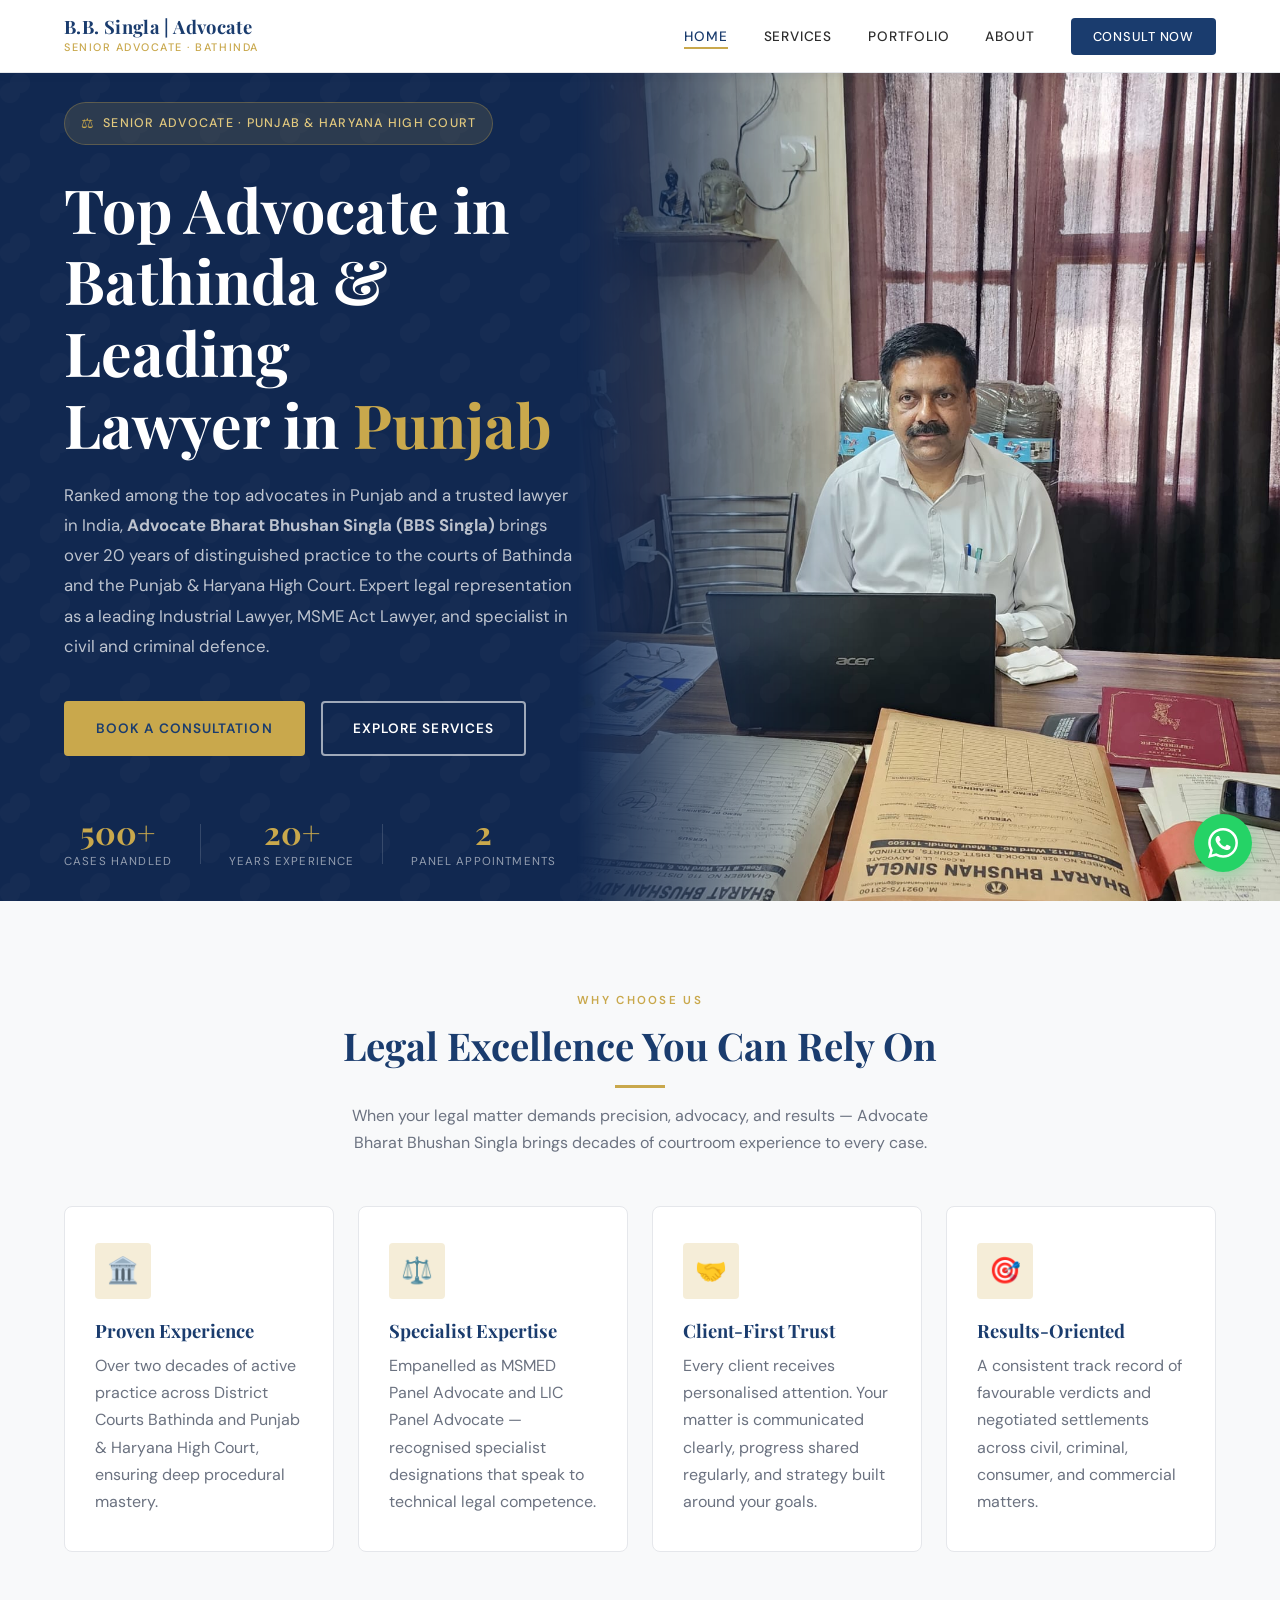
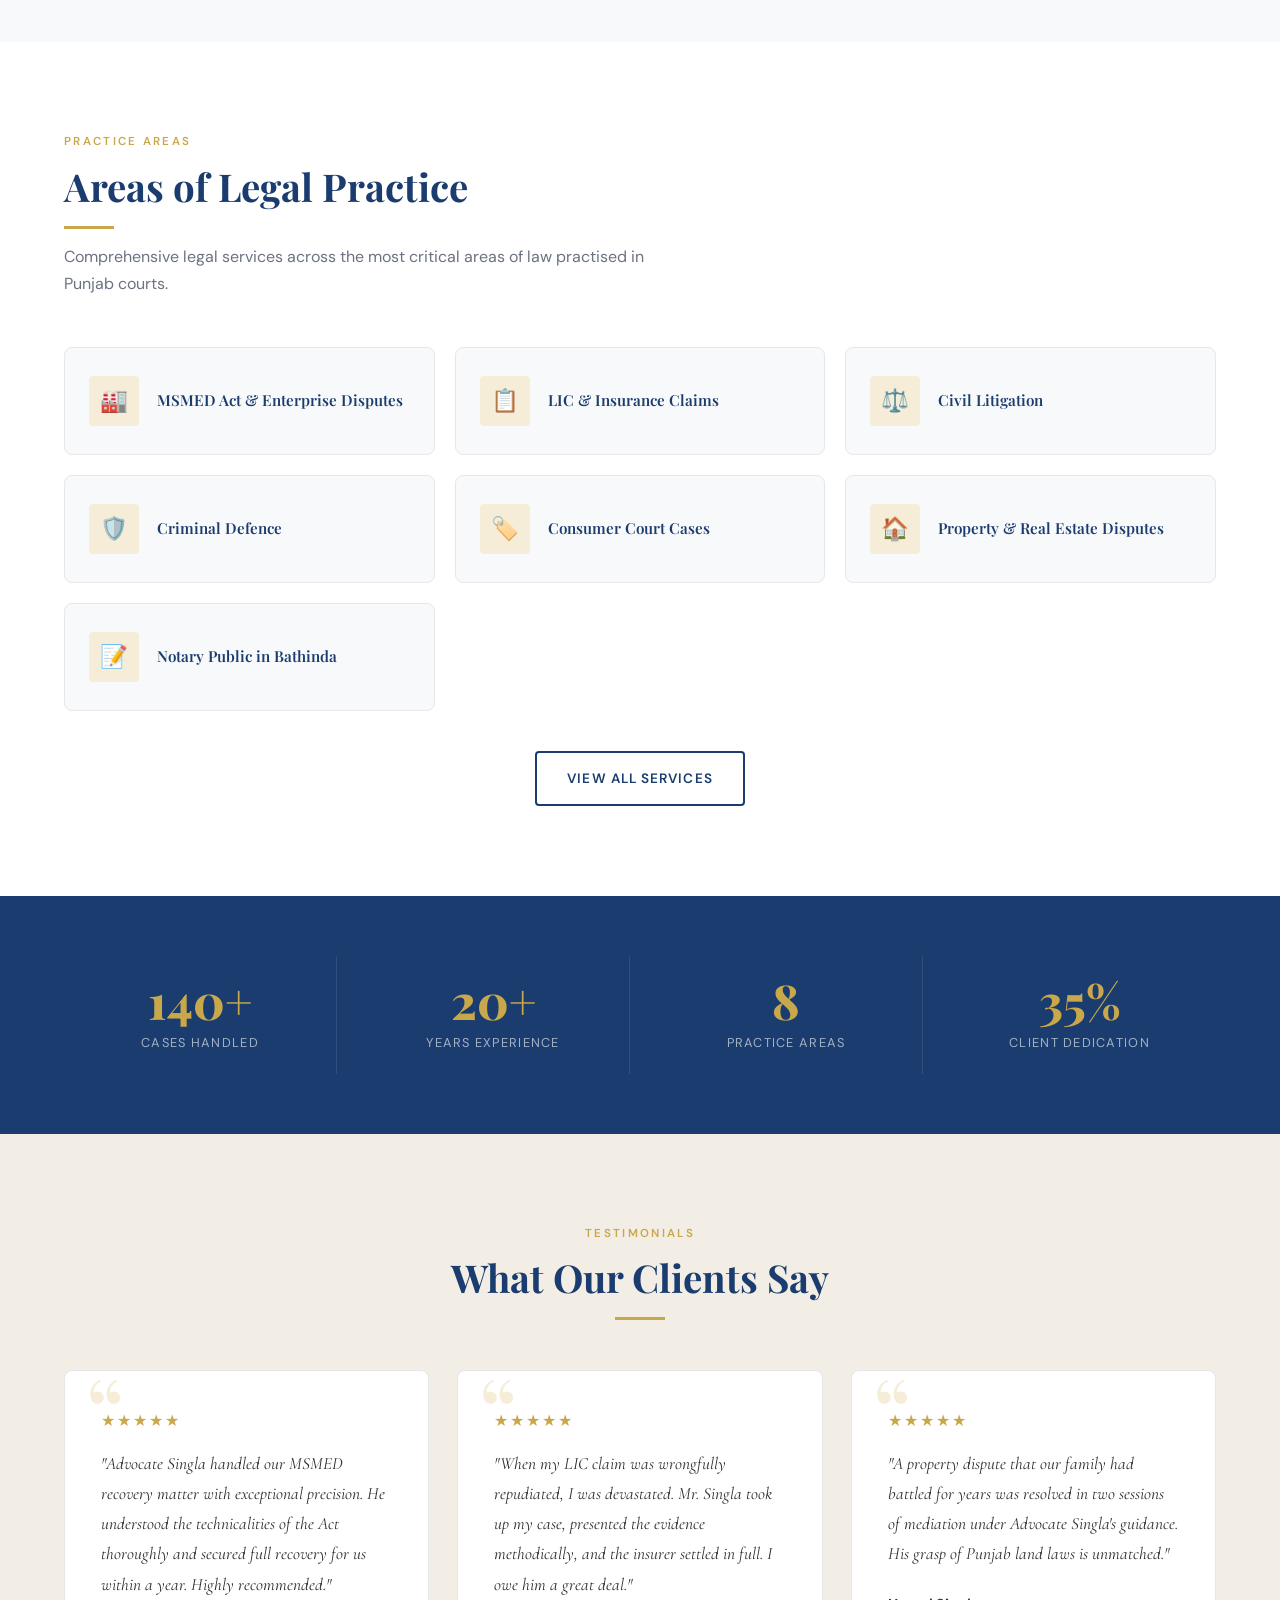
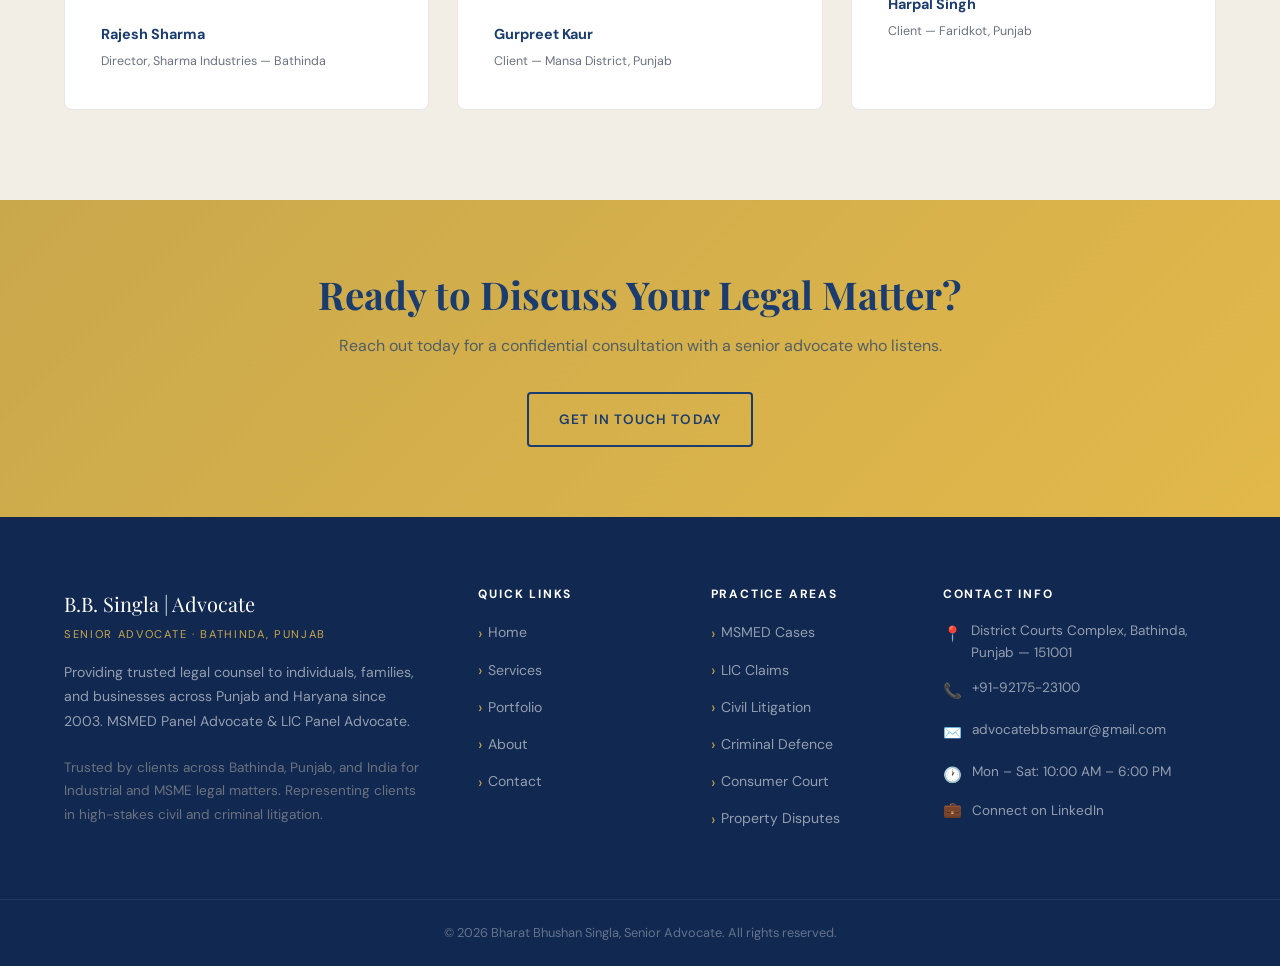
<file: index.html>
<!DOCTYPE html>
<html lang="en-IN">

<head>
  <meta charset="UTF-8" />
  <meta name="viewport" content="width=device-width, initial-scale=1.0" />
  <title>Top Advocate in Bathinda & Punjab | Industrial & MSME Lawyer in India</title>
  <meta name="description"
    content="Advocate Bharat Bhushan Singla (BBS Singla) is a top advocate in Bathinda & leading lawyer in Punjab. Expert Industrial & MSME Act Lawyer in India." />
  <meta name="keywords"
    content="advocates in punjab, advocate in punjab, advocates in bathinda, advocate in bathinda, lawyer in india, lawyer in punjab, lawyer in bathinda, industrial lawyer in bathinda, industrial lawyer in punjab, industrial lawyer in india, msme act lawyer in punjab, msme act lawyer in bathinda, msme act lawyer in india, bharat bhushan singla, bharat bhushan, bbs singla, notary public in bathinda" />
  <meta name="robots" content="index, follow" />
  <link rel="canonical" href="https://bharatbhushansingla.me/" />
  <script>
    if (window.location.pathname.endsWith('/index.html')) {
      window.history.replaceState({}, '', window.location.pathname.replace('/index.html', '/'));
    }
  </script>

  <!-- Open Graph -->
  <meta property="og:title" content="Top Advocate in Bathinda & Punjab | Industrial & MSME Lawyer in India" />
  <meta property="og:description"
    content="Advocate Bharat Bhushan Singla (BBS Singla) is a top advocate in Bathinda & leading lawyer in Punjab. Expert Industrial & MSME Act Lawyer in India." />
  <meta property="og:image" content="https://bharatbhushansingla.me/og-image.jpg" />
  <meta property="og:url" content="https://bharatbhushansingla.me/" />
  <meta property="og:type" content="website" />
  <meta property="og:locale" content="en_IN" />
  <meta property="og:image:width" content="1200" />
  <meta property="og:image:height" content="630" />

  <!-- Twitter Card -->
  <meta name="twitter:card" content="summary_large_image" />
  <meta name="twitter:title" content="Top Advocate in Bathinda & Punjab | Industrial & MSME Lawyer in India" />
  <meta name="twitter:description"
    content="Advocate Bharat Bhushan Singla (BBS Singla) is a top advocate in Bathinda & leading lawyer in Punjab. Expert Industrial & MSME Act Lawyer in India." />
  <meta name="twitter:image" content="https://bharatbhushansingla.me/og-image.jpg" />

  <!-- Schema Markup: LegalService -->
  <script type="application/ld+json">
  {
    "@context": "https://schema.org",
    "@graph": [
      {
        "@type": "LegalService",
        "@id": "https://bharatbhushansingla.me/#organization",
        "name": "Bharat Bhushan Singla (BBS Singla) — Senior Advocate & Notary Public",
        "description": "Top advocate in Bathinda and leading lawyer in Punjab. Trusted Industrial and MSME Act lawyer in India. Providing expert legal and Notary Public services.",
        "url": "https://bharatbhushansingla.me",
        "telephone": "+91-92175-23100",
        "email": "advocatebbsmaur@gmail.com",
        "logo": "https://bharatbhushansingla.me/favicon.ico",
        "image": "https://bharatbhushansingla.me/og-image.jpg",
        "address": {
          "@type": "PostalAddress",
          "streetAddress": "District Courts Complex",
          "addressLocality": "Bathinda",
          "addressRegion": "Punjab",
          "postalCode": "151001",
          "addressCountry": "IN"
        },
        "geo": {
          "@type": "GeoCoordinates",
          "latitude": 30.2110,
          "longitude": 74.9455
        },
        "sameAs": [
          "https://www.linkedin.com/in/bharat-bhushan-singla-141baa401/"
        ],
        "openingHours": ["Mo-Sa 10:00-18:00"],
        "serviceType": [
          "MSME Lawyer",
          "Notary Public",
          "Civil Litigation Advocate",
          "Criminal Defense Specialist",
          "LIC & Insurance Claims Lawyer"
        ],
        "areaServed": ["Bathinda", "Punjab", "India"],
        "priceRange": "$$",
        "aggregateRating": {
          "@type": "AggregateRating",
          "ratingValue": "5.0",
          "reviewCount": "12"
        },
        "review": [
          {
            "@type": "Review",
            "author": { "@type": "Person", "name": "Rajesh Sharma" },
            "datePublished": "2023-08-15",
            "reviewRating": { "@type": "Rating", "ratingValue": "5" },
            "reviewBody": "Advocate Singla handled our MSMED recovery matter with exceptional precision."
          },
          {
            "@type": "Review",
            "author": { "@type": "Person", "name": "Gurpreet Kaur" },
            "datePublished": "2024-02-10",
            "reviewRating": { "@type": "Rating", "ratingValue": "5" },
            "reviewBody": "When my LIC claim was wrongfully repudiated, I was devastated. Mr. Singla took up my case and the insurer settled in full."
          }
        ]
      },
      {
        "@type": "Person",
        "@id": "https://bharatbhushansingla.me/#person",
        "name": "Bharat Bhushan Singla",
        "alternateName": ["BBS Singla", "Bharat Bhushan"],
        "jobTitle": "Senior Advocate & Notary Public",
        "url": "https://bharatbhushansingla.me/about.html",
        "worksFor": {
          "@id": "https://bharatbhushansingla.me/#organization"
        }
      }
    ]
  }
  </script>

  <link rel="preconnect" href="https://fonts.googleapis.com" />
  <link rel="preconnect" href="https://fonts.gstatic.com" crossorigin />
  <link
    href="https://fonts.googleapis.com/css2?family=Playfair+Display:ital,wght@0,400;0,600;0,700;0,800;1,400;1,600&family=Cormorant+Garamond:ital,wght@0,300;0,400;0,500;1,300;1,400&family=DM+Sans:wght@300;400;500;600&display=swap"
    rel="stylesheet" />
  <link rel="icon" href="favicon.ico?v=2" type="image/x-icon" />
  <link rel="stylesheet" href="style.css" />
</head>

<body>

  <!-- ======== NAVBAR ======== -->
  <nav class="navbar" role="navigation" aria-label="Main navigation">
    <div class="container nav-inner">
      <a href="/" class="nav-logo" aria-label="B.B. Singla Advocate — Home">
        <span class="logo-name">B.B. Singla | Advocate</span>
        <span class="logo-sub">Senior Advocate · Bathinda</span>
      </a>
      <ul class="nav-links" role="menubar">
        <li role="none"><a href="/" role="menuitem" class="active">Home</a></li>
        <li role="none"><a href="services.html" role="menuitem">Services</a></li>
        <li role="none"><a href="portfolio.html" role="menuitem">Portfolio</a></li>
        <li role="none"><a href="about.html" role="menuitem">About</a></li>
        <li role="none"><a href="contact.html" role="menuitem" class="nav-cta">Consult Now</a></li>
      </ul>
      <button class="hamburger" aria-label="Toggle menu" aria-expanded="false">
        <span></span><span></span><span></span>
      </button>
    </div>
  </nav>

  <!-- ======== HERO ======== -->
  <header class="home-hero" role="banner">
    <div class="container">
      <div class="hero-content">
        <div class="hero-badge">
          <span>⚖</span> Senior Advocate · Punjab &amp; Haryana High Court
        </div>
        <h1>
          Top Advocate in Bathinda &amp; Leading<br />Lawyer in <em>Punjab</em>
        </h1>
        <p>
          Ranked among the top advocates in Punjab and a trusted lawyer in India, <strong>Advocate Bharat Bhushan Singla (BBS Singla)</strong> brings over 20 years of 
          distinguished practice to the courts of Bathinda and the Punjab &amp; Haryana High Court. 
          Expert legal representation as a leading Industrial Lawyer, MSME Act Lawyer, and specialist in civil and criminal defence.
        </p>
        <div class="hero-btns">
          <a href="contact.html" class="btn btn-primary">Book a Consultation</a>
          <a href="services.html" class="btn btn-outline-white">Explore Services</a>
        </div>
        <div class="hero-trust">
          <div class="hero-trust-item">
            <div class="num">500+</div>
            <div class="lbl">Cases Handled</div>
          </div>
          <div class="hero-trust-divider"></div>
          <div class="hero-trust-item">
            <div class="num">20+</div>
            <div class="lbl">Years Experience</div>
          </div>
          <div class="hero-trust-divider"></div>
          <div class="hero-trust-item">
            <div class="num">2</div>
            <div class="lbl">Panel Appointments</div>
          </div>
        </div>
      </div>
    </div>
  </header>

  <!-- ======== WHY CHOOSE US ======== -->
  <section class="why-section" aria-labelledby="why-heading">
    <div class="container">
      <div class="section-head center">
        <span class="section-label">Why Choose Us</span>
        <h2 class="section-title" id="why-heading">Legal Excellence You Can Rely On</h2>
        <div class="divider center"></div>
        <p class="section-desc">
          When your legal matter demands precision, advocacy, and results — Advocate
          Bharat Bhushan Singla brings decades of courtroom experience to every case.
        </p>
      </div>
      <div class="grid-4">
        <article class="card">
          <div class="card-icon">🏛️</div>
          <h3>Proven Experience</h3>
          <p>Over two decades of active practice across District Courts Bathinda and Punjab &amp; Haryana High Court,
            ensuring deep procedural mastery.</p>
        </article>
        <article class="card">
          <div class="card-icon">⚖️</div>
          <h3>Specialist Expertise</h3>
          <p>Empanelled as MSMED Panel Advocate and LIC Panel Advocate — recognised specialist designations that speak
            to technical legal competence.</p>
        </article>
        <article class="card">
          <div class="card-icon">🤝</div>
          <h3>Client-First Trust</h3>
          <p>Every client receives personalised attention. Your matter is communicated clearly, progress shared
            regularly, and strategy built around your goals.</p>
        </article>
        <article class="card">
          <div class="card-icon">🎯</div>
          <h3>Results-Oriented</h3>
          <p>A consistent track record of favourable verdicts and negotiated settlements across civil, criminal,
            consumer, and commercial matters.</p>
        </article>
      </div>
    </div>
  </section>

  <!-- ======== PRACTICE AREAS PREVIEW ======== -->
  <section class="practice-preview" aria-labelledby="practice-heading">
    <div class="container">
      <div class="section-head">
        <span class="section-label">Practice Areas</span>
        <h2 class="section-title" id="practice-heading">Areas of Legal Practice</h2>
        <div class="divider"></div>
        <p class="section-desc">Comprehensive legal services across the most critical areas of law practised in Punjab
          courts.</p>
      </div>
      <div class="practice-grid" role="list">
        <div class="practice-item" role="listitem">
          <div class="pi-icon">🏭</div>
          <span class="pi-label">MSMED Act &amp; Enterprise Disputes</span>
        </div>
        <div class="practice-item" role="listitem">
          <div class="pi-icon">📋</div>
          <span class="pi-label">LIC &amp; Insurance Claims</span>
        </div>
        <div class="practice-item" role="listitem">
          <div class="pi-icon">⚖️</div>
          <span class="pi-label">Civil Litigation</span>
        </div>
        <div class="practice-item" role="listitem">
          <div class="pi-icon">🛡️</div>
          <span class="pi-label">Criminal Defence</span>
        </div>
        <div class="practice-item" role="listitem">
          <div class="pi-icon">🏷️</div>
          <span class="pi-label">Consumer Court Cases</span>
        </div>
        <div class="practice-item" role="listitem">
          <div class="pi-icon">🏠</div>
          <span class="pi-label">Property &amp; Real Estate Disputes</span>
        </div>
        <div class="practice-item" role="listitem">
          <div class="pi-icon">📝</div>
          <span class="pi-label">Notary Public in Bathinda</span>
        </div>
      </div>
      <div style="text-align:center;">
        <a href="services.html" class="btn btn-outline">View All Services</a>
      </div>
    </div>
  </section>

  <!-- ======== STATS BAR ======== -->
  <section class="stats-bar" aria-label="Firm statistics">
    <div class="container">
      <div class="stats-grid">
        <div class="stat-item">
          <span class="stat-num" data-target="500" data-suffix="+">0</span>
          <span class="stat-label">Cases Handled</span>
        </div>
        <div class="stat-item">
          <span class="stat-num" data-target="20" data-suffix="+">0</span>
          <span class="stat-label">Years Experience</span>
        </div>
        <div class="stat-item">
          <span class="stat-num" data-target="8">0</span>
          <span class="stat-label">Practice Areas</span>
        </div>
        <div class="stat-item">
          <span class="stat-num" data-target="100" data-suffix="%">0</span>
          <span class="stat-label">Client Dedication</span>
        </div>
      </div>
    </div>
  </section>

  <!-- ======== TESTIMONIALS ======== -->
  <section class="testimonials-section" aria-labelledby="testimonials-heading">
    <div class="container">
      <div class="section-head center">
        <span class="section-label">Testimonials</span>
        <h2 class="section-title" id="testimonials-heading">What Our Clients Say</h2>
        <div class="divider center"></div>
      </div>
      <div class="grid-3">
        <article class="testimonial-card">
          <div class="stars" aria-label="5 star rating">★★★★★</div>
          <p class="testimonial-text">
            "Advocate Singla handled our MSMED recovery matter with exceptional precision.
            He understood the technicalities of the Act thoroughly and secured full
            recovery for us within a year. Highly recommended."
          </p>
          <div class="testimonial-author">
            <strong>Rajesh Sharma</strong>
            <span>Director, Sharma Industries — Bathinda</span>
          </div>
        </article>
        <article class="testimonial-card">
          <div class="stars" aria-label="5 star rating">★★★★★</div>
          <p class="testimonial-text">
            "When my LIC claim was wrongfully repudiated, I was devastated.
            Mr. Singla took up my case, presented the evidence methodically,
            and the insurer settled in full. I owe him a great deal."
          </p>
          <div class="testimonial-author">
            <strong>Gurpreet Kaur</strong>
            <span>Client — Mansa District, Punjab</span>
          </div>
        </article>
        <article class="testimonial-card">
          <div class="stars" aria-label="5 star rating">★★★★★</div>
          <p class="testimonial-text">
            "A property dispute that our family had battled for years was resolved
            in two sessions of mediation under Advocate Singla's guidance.
            His grasp of Punjab land laws is unmatched."
          </p>
          <div class="testimonial-author">
            <strong>Harpal Singh</strong>
            <span>Client — Faridkot, Punjab</span>
          </div>
        </article>
      </div>
    </div>
  </section>

  <!-- ======== CTA BAND ======== -->
  <section class="cta-band" aria-label="Call to action">
    <div class="container">
      <h2>Ready to Discuss Your Legal Matter?</h2>
      <p>Reach out today for a confidential consultation with a senior advocate who listens.</p>
      <a href="contact.html" class="btn btn-outline">Get in Touch Today</a>
    </div>
  </section>

  <!-- ======== FOOTER ======== -->
  <footer class="footer" role="contentinfo">
    <div class="container">
      <div class="footer-grid">

        <!-- BRAND -->
        <div class="footer-brand">
          <span class="logo-name">B.B. Singla | Advocate</span>
          <span class="logo-sub">Senior Advocate · Bathinda, Punjab</span>

          <p>
            Providing trusted legal counsel to individuals, families, and businesses
            across Punjab and Haryana since 2003. MSMED Panel Advocate & LIC Panel Advocate.
          </p>
          <p style="margin-top: 10px; font-size: 0.85rem; color: var(--mid-gray);">
            Trusted by clients across Bathinda, Punjab, and India for Industrial and MSME legal matters. Representing clients in high-stakes civil and criminal litigation.
          </p>
        </div>

        <!-- QUICK LINKS -->
        <div class="footer-col">
          <h4>Quick Links</h4>
          <ul>
            <li><a href="/">Home</a></li>
            <li><a href="services.html">Services</a></li>
            <li><a href="portfolio.html">Portfolio</a></li>
            <li><a href="about.html">About</a></li>
            <li><a href="contact.html">Contact</a></li>
          </ul>
        </div>

        <!-- PRACTICE AREAS -->
        <div class="footer-col">
          <h4>Practice Areas</h4>
          <ul>
            <li><a href="services.html">MSMED Cases</a></li>
            <li><a href="services.html">LIC Claims</a></li>
            <li><a href="services.html">Civil Litigation</a></li>
            <li><a href="services.html">Criminal Defence</a></li>
            <li><a href="services.html">Consumer Court</a></li>
            <li><a href="services.html">Property Disputes</a></li>
          </ul>
        </div>

        <!-- CONTACT INFO -->
        <div class="footer-col">
          <h4>Contact Info</h4>

          <!-- ADDRESS -->
          <div class="footer-contact-item">
            <span class="fci-icon">📍</span>
            <span class="fci-text">
              <a href="https://www.google.com/maps/search/?api=1&query=Advocate+Bharat+Bhushan+Singla+Bathinda"
                target="_blank">
                District Courts Complex, Bathinda, Punjab — 151001
              </a>
            </span>
          </div>

          <!-- PHONE -->
          <div class="footer-contact-item">
            <span class="fci-icon">📞</span>
            <span class="fci-text">
              <a href="tel:+919217523100">+91-92175-23100</a>
            </span>
          </div>

          <!-- EMAIL -->
          <div class="footer-contact-item">
            <span class="fci-icon">✉️</span>
            <span class="fci-text">
              <a href="https://mail.google.com/mail/?view=cm&fs=1&to=advocatebbsmaur@gmail.com&su=Legal%20Consultation&body=Hello%20Sir,%0A%0AI%20would%20like%20to%20consult%20regarding%20a%20legal%20matter."
                target="_blank">
                advocatebbsmaur@gmail.com
              </a>
            </span>
          </div>

          <!-- TIME -->
          <div class="footer-contact-item">
            <span class="fci-icon">🕐</span>
            <span class="fci-text">
              <time>Mon – Sat: 10:00 AM – 6:00 PM</time>
            </span>
          </div>

          <div class="footer-contact-item" style="align-items: center;">
            <span class="fci-icon" style="margin-top: 0; line-height: 1;">💼</span>
            <span class="fci-text" style="line-height: 1;">
              <a href="https://www.linkedin.com/in/bharat-bhushan-singla-141baa401/" target="_blank">Connect on
                LinkedIn</a>
            </span>
          </div>

        </div>
      </div>
    </div>

    <!-- BOTTOM -->
    <div class="footer-bottom">
      <div class="container" style="text-align: center;">
        <p>© 2026 Bharat Bhushan Singla, Senior Advocate. All rights reserved.</p>
      </div>
    </div>
  </footer>

  <!-- ======== WHATSAPP BUTTON ======== -->
  <a class="whatsapp-btn" href="https://wa.me/919217523100?text=Hello%2C%20I%20need%20legal%20assistance."
    target="_blank" rel="noopener noreferrer" aria-label="Chat on WhatsApp">

    <span class="whatsapp-tooltip">Chat on WhatsApp</span>

    <svg viewBox="0 0 24 24" fill="currentColor">
      <path
        d="M17.472 14.382c-.297-.149-1.758-.867-2.03-.967-.273-.099-.471-.148-.67.15-.197.297-.767.966-.94 1.164-.173.199-.347.223-.644.075-.297-.15-1.255-.463-2.39-1.475-.883-.788-1.48-1.761-1.653-2.059-.173-.297-.018-.458.13-.606.134-.133.298-.347.446-.52.149-.174.198-.298.298-.497.099-.198.05-.371-.025-.52-.075-.149-.669-1.612-.916-2.207-.242-.579-.487-.5-.669-.51a12.8 12.8 0 0 0-.57-.01c-.198 0-.52.074-.792.372-.272.297-1.04 1.016-1.04 2.479 0 1.462 1.065 2.875 1.213 3.074.149.198 2.096 3.2 5.077 4.487.709.306 1.262.489 1.694.625.712.227 1.36.195 1.871.118.571-.085 1.758-.719 2.006-1.413.248-.694.248-1.289.173-1.413-.074-.124-.272-.198-.57-.347m-5.421 7.403h-.004a9.87 9.87 0 0 1-5.031-1.378l-.361-.214-3.741.982.998-3.648-.235-.374a9.86 9.86 0 0 1-1.51-5.26c.001-5.45 4.436-9.884 9.888-9.884 2.64 0 5.122 1.03 6.988 2.898a9.825 9.825 0 0 1 2.893 6.994c-.003 5.45-4.437 9.884-9.885 9.884m8.413-18.297A11.815 11.815 0 0 0 12.05 0C5.495 0 .16 5.335.157 11.892c0 2.096.547 4.142 1.588 5.945L.057 24l6.305-1.654a11.882 11.882 0 0 0 5.683 1.448h.005c6.554 0 11.89-5.335 11.893-11.893a11.821 11.821 0 0 0-3.48-8.413Z" />
    </svg>
  </a>

  <script src="script.js" defer></script>
</file>
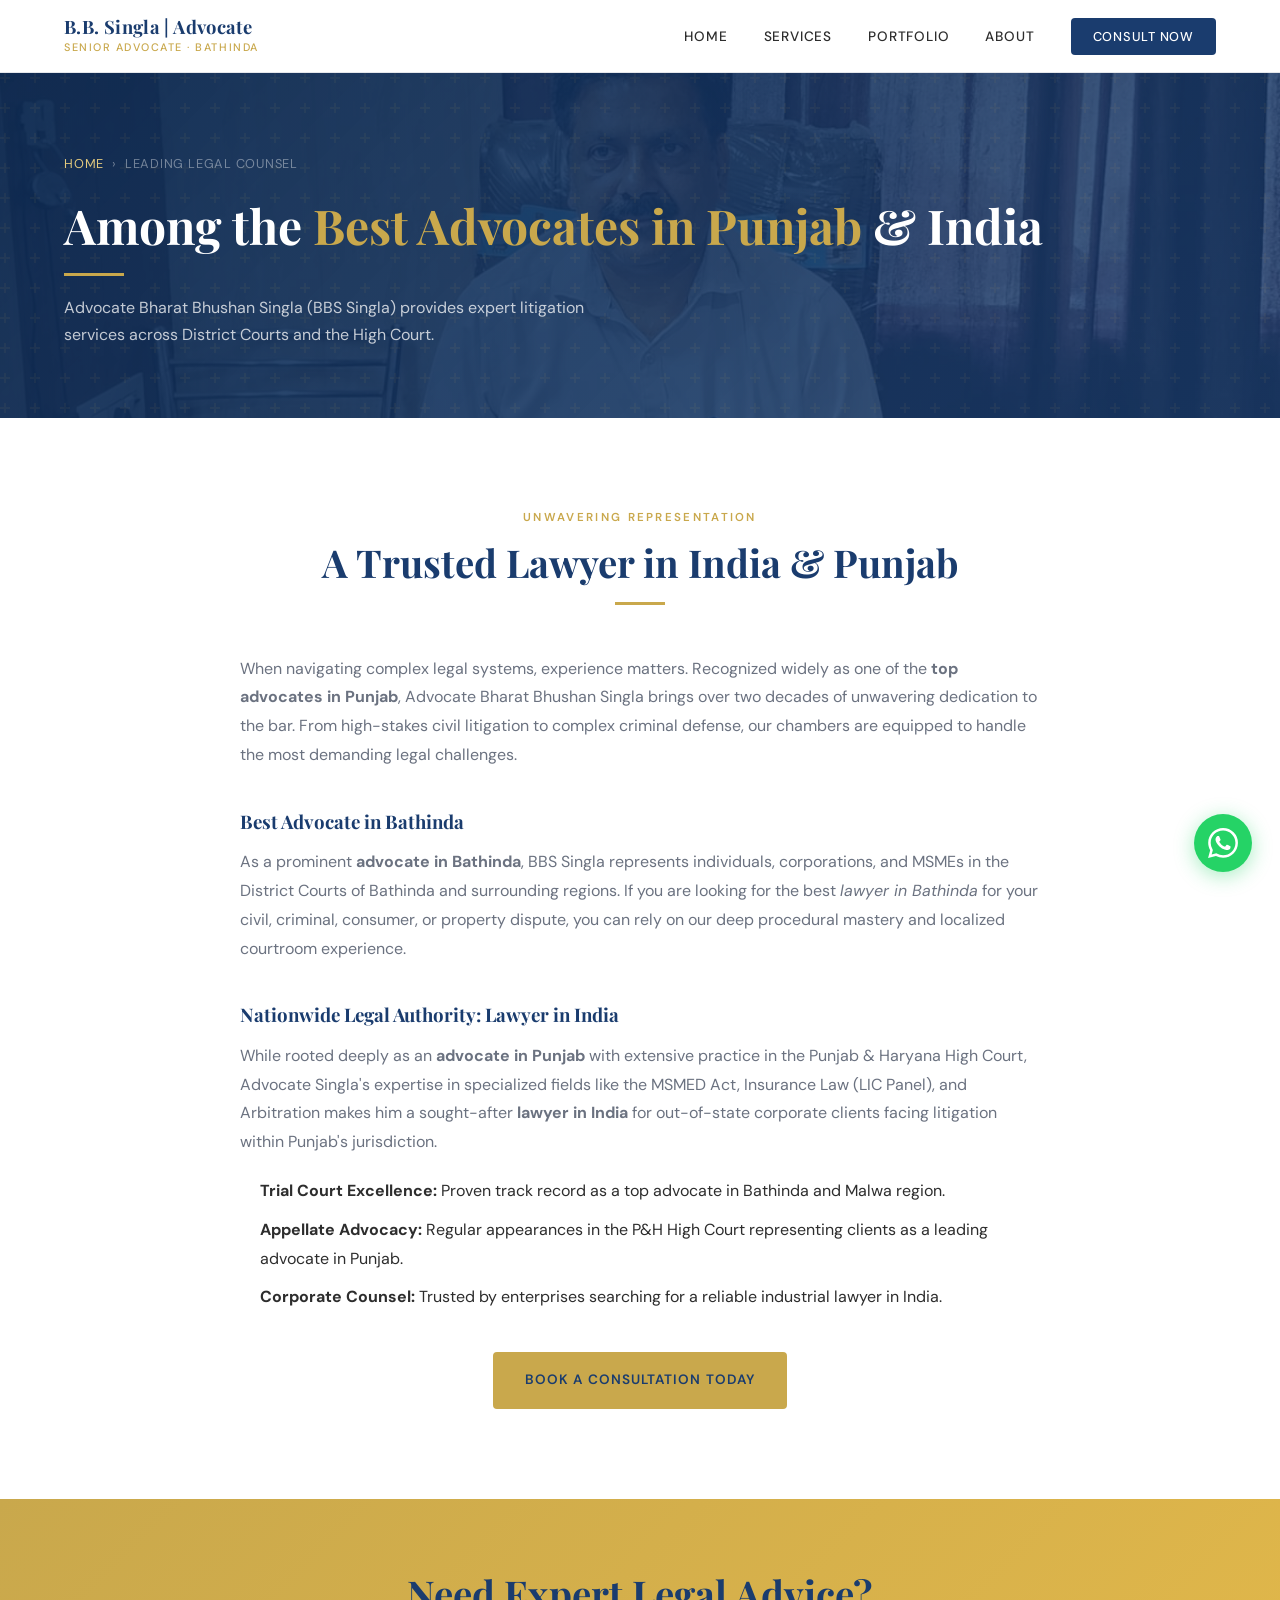
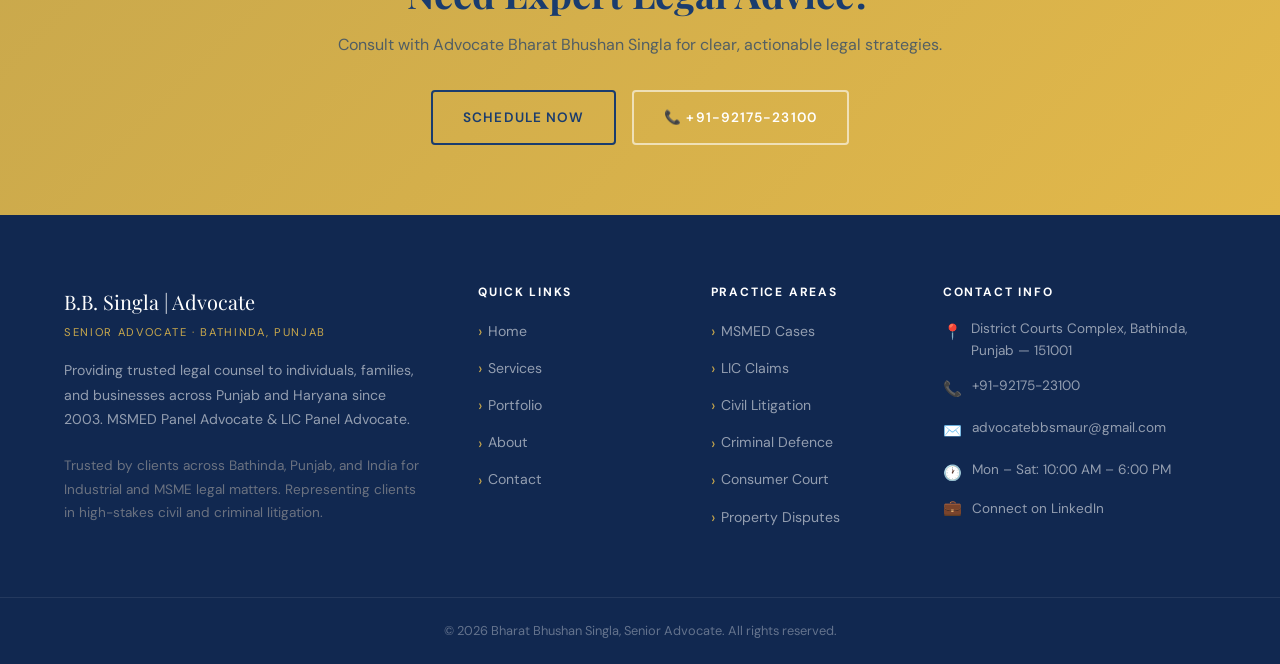
<file: best-advocate-punjab.html>
<!DOCTYPE html>
<html lang="en-IN">

<head>
  <meta charset="UTF-8" />
  <meta name="viewport" content="width=device-width, initial-scale=1.0" />
  <title>Top Advocates in Punjab | Best Lawyer in India | BBS Singla</title>
  <meta name="description"
    content="Looking for the best advocates in Punjab or a top lawyer in India? Advocate Bharat Bhushan Singla provides expert representation in Bathinda and the P&H High Court." />
  <meta name="keywords"
    content="advocates in punjab, advocate in punjab, lawyer in india, lawyer in punjab, advocates in bathinda, advocate in bathinda, best advocate in bathinda, lawyer in bathinda, bharat bhushan singla, bbs singla" />
  <meta name="robots" content="index, follow" />
  <link rel="canonical" href="https://bharatbhushansingla.me/best-advocate-punjab.html" />

  <meta property="og:title" content="Top Advocates in Punjab | Best Lawyer in India | BBS Singla" />
  <meta property="og:description"
    content="Looking for the best advocates in Punjab or a top lawyer in India? Advocate Bharat Bhushan Singla provides expert representation in Bathinda and the P&H High Court." />
  <meta property="og:image" content="https://bharatbhushansingla.me/og-image.jpg" />
  <meta property="og:url" content="https://bharatbhushansingla.me/best-advocate-punjab.html" />
  <meta property="og:type" content="website" />
  <meta property="og:image:width" content="1200" />
  <meta property="og:image:height" content="630" />

  <meta name="twitter:card" content="summary_large_image" />
  <meta name="twitter:title" content="Top Advocates in Punjab | Best Lawyer in India | BBS Singla" />
  <meta name="twitter:description"
    content="Looking for the best advocates in Punjab or a top lawyer in India? Advocate Bharat Bhushan Singla provides expert representation in Bathinda and the P&H High Court." />
  <meta name="twitter:image" content="https://bharatbhushansingla.me/og-image.jpg" />

  <script type="application/ld+json">
  {
    "@context": "https://schema.org",
    "@type": "LegalService",
    "name": "Bharat Bhushan Singla — Senior Advocate in Punjab",
    "url": "https://bharatbhushansingla.me/best-advocate-punjab.html",
    "description": "Ranked among the top advocates in Punjab and India. Expert legal representation in Bathinda District Courts and P&H High Court.",
    "address": {
      "@type": "PostalAddress",
      "addressLocality": "Bathinda",
      "addressRegion": "Punjab",
      "postalCode": "151001",
      "addressCountry": "IN"
    }
  }
  </script>
  <!-- Breadcrumb Schema -->
  <script type="application/ld+json">
  {
    "@context": "https://schema.org",
    "@type": "BreadcrumbList",
    "itemListElement": [
      {
        "@type": "ListItem",
        "position": 1,
        "name": "Home",
        "item": "https://bharatbhushansingla.me/"
      },
      {
        "@type": "ListItem",
        "position": 2,
        "name": "Best Advocate in Punjab",
        "item": "https://bharatbhushansingla.me/best-advocate-punjab.html"
      }
    ]
  }
  </script>

  <link rel="preconnect" href="https://fonts.googleapis.com" />
  <link rel="preconnect" href="https://fonts.gstatic.com" crossorigin />
  <link
    href="https://fonts.googleapis.com/css2?family=Playfair+Display:ital,wght@0,400;0,600;0,700;0,800;1,400;1,600&family=Cormorant+Garamond:ital,wght@0,300;0,400;0,500;1,300;1,400&family=DM+Sans:wght@300;400;500;600&display=swap"
    rel="stylesheet" />
  <link rel="icon" href="favicon.ico?v=2" type="image/x-icon" />
  <link rel="stylesheet" href="style.css" />
</head>

<body>

  <!-- ======== NAVBAR ======== -->
  <nav class="navbar" role="navigation" aria-label="Main navigation">
    <div class="container nav-inner">
      <a href="/" class="nav-logo" aria-label="B.B. Singla Advocate — Home">
        <span class="logo-name">B.B. Singla | Advocate</span>
        <span class="logo-sub">Senior Advocate · Bathinda</span>
      </a>
      <ul class="nav-links" role="menubar">
        <li role="none"><a href="/" role="menuitem">Home</a></li>
        <li role="none"><a href="services.html" role="menuitem">Services</a></li>
        <li role="none"><a href="portfolio.html" role="menuitem">Portfolio</a></li>
        <li role="none"><a href="about.html" role="menuitem">About</a></li>
        <li role="none"><a href="contact.html" role="menuitem" class="nav-cta">Consult Now</a></li>
      </ul>
      <button class="hamburger" aria-label="Toggle menu" aria-expanded="false">
        <span></span><span></span><span></span>
      </button>
    </div>
  </nav>

  <!-- ======== PAGE HERO ======== -->
  <header class="page-hero" role="banner">
    <div class="container">
      <nav class="breadcrumb" aria-label="Breadcrumb">
        <a href="/">Home</a>
        <span>›</span>
        <span>Leading Legal Counsel</span>
      </nav>
      <h1>Among the <span style="color:var(--gold)">Best Advocates in Punjab</span> &amp; India</h1>
      <div class="hero-accent-line"></div>
      <p>Advocate Bharat Bhushan Singla (BBS Singla) provides expert litigation services across District Courts and the High Court.</p>
    </div>
  </header>

  <!-- ======== CONTENT SECTION ======== -->
  <section aria-labelledby="punjab-heading">
    <div class="container">
      <div class="section-head center">
        <span class="section-label">Unwavering Representation</span>
        <h2 class="section-title" id="punjab-heading">A Trusted Lawyer in India & Punjab</h2>
        <div class="divider center"></div>
      </div>
      
      <div style="max-width: 800px; margin: 0 auto; line-height: 1.8; color: var(--navy-light);">
        <p style="margin-bottom: 20px;">
          When navigating complex legal systems, experience matters. Recognized widely as one of the 
          <strong>top advocates in Punjab</strong>, Advocate Bharat Bhushan Singla brings over two decades of 
          unwavering dedication to the bar. From high-stakes civil litigation to complex criminal defense, our chambers 
          are equipped to handle the most demanding legal challenges.
        </p>

        <h3 style="margin-top: 40px; margin-bottom: 15px; color: var(--navy);">Best Advocate in Bathinda</h3>
        <p style="margin-bottom: 20px;">
          As a prominent <strong>advocate in Bathinda</strong>, BBS Singla represents individuals, corporations, and MSMEs 
          in the District Courts of Bathinda and surrounding regions. If you are looking for the best <em>lawyer in Bathinda</em> 
          for your civil, criminal, consumer, or property dispute, you can rely on our deep procedural mastery and localized 
          courtroom experience.
        </p>

        <h3 style="margin-top: 40px; margin-bottom: 15px; color: var(--navy);">Nationwide Legal Authority: Lawyer in India</h3>
        <p style="margin-bottom: 20px;">
          While rooted deeply as an <strong>advocate in Punjab</strong> with extensive practice in the Punjab &amp; Haryana High Court, 
          Advocate Singla's expertise in specialized fields like the MSMED Act, Insurance Law (LIC Panel), and Arbitration 
          makes him a sought-after <strong>lawyer in India</strong> for out-of-state corporate clients facing litigation within Punjab's jurisdiction.
        </p>

        <ul style="margin-bottom: 20px; padding-left: 20px;">
          <li style="margin-bottom: 10px;"><strong>Trial Court Excellence:</strong> Proven track record as a top advocate in Bathinda and Malwa region.</li>
          <li style="margin-bottom: 10px;"><strong>Appellate Advocacy:</strong> Regular appearances in the P&H High Court representing clients as a leading advocate in Punjab.</li>
          <li style="margin-bottom: 10px;"><strong>Corporate Counsel:</strong> Trusted by enterprises searching for a reliable industrial lawyer in India.</li>
        </ul>

        <div style="text-align: center; margin-top: 40px;">
          <a href="contact.html" class="btn btn-primary">Book a Consultation Today</a>
        </div>
      </div>
    </div>
  </section>

  <!-- ======== CTA BAND ======== -->
  <section class="cta-band" aria-label="Call to action">
    <div class="container">
      <h2>Need Expert Legal Advice?</h2>
      <p>Consult with Advocate Bharat Bhushan Singla for clear, actionable legal strategies.</p>
      <div style="display:flex;gap:16px;justify-content:center;flex-wrap:wrap;">
        <a href="contact.html" class="btn btn-outline">Schedule Now</a>
        <a href="tel:+919217523100" class="btn btn-outline-white">📞 +91-92175-23100</a>
      </div>
    </div>
  </section>

  <!-- ======== FOOTER ======== -->
  <footer class="footer" role="contentinfo">
    <div class="container">
      <div class="footer-grid">
        <div class="footer-brand">
          <span class="logo-name">B.B. Singla | Advocate</span>
          <span class="logo-sub">Senior Advocate · Bathinda, Punjab</span>
          <p>
            Providing trusted legal counsel to individuals, families, and businesses
            across Punjab and Haryana since 2003. MSMED Panel Advocate & LIC Panel Advocate.
          </p>
          <p style="margin-top: 10px; font-size: 0.85rem; color: var(--mid-gray);">
            Trusted by clients across Bathinda, Punjab, and India for Industrial and MSME legal matters. Representing clients in high-stakes civil and criminal litigation.
          </p>
        </div>
        <div class="footer-col">
          <h4>Quick Links</h4>
          <ul>
            <li><a href="/">Home</a></li>
            <li><a href="services.html">Services</a></li>
            <li><a href="portfolio.html">Portfolio</a></li>
            <li><a href="about.html">About</a></li>
            <li><a href="contact.html">Contact</a></li>
          </ul>
        </div>
        <div class="footer-col">
          <h4>Practice Areas</h4>
          <ul>
            <li><a href="services.html">MSMED Cases</a></li>
            <li><a href="services.html">LIC Claims</a></li>
            <li><a href="services.html">Civil Litigation</a></li>
            <li><a href="services.html">Criminal Defence</a></li>
            <li><a href="services.html">Consumer Court</a></li>
            <li><a href="services.html">Property Disputes</a></li>
          </ul>
        </div>
        <div class="footer-col">
          <h4>Contact Info</h4>
          <div class="footer-contact-item">
            <span class="fci-icon">📍</span>
            <span class="fci-text">
              <a href="https://www.google.com/maps/search/?api=1&query=Advocate+Bharat+Bhushan+Singla+Bathinda" target="_blank">
                District Courts Complex, Bathinda, Punjab — 151001
              </a>
            </span>
          </div>
          <div class="footer-contact-item">
            <span class="fci-icon">📞</span>
            <span class="fci-text"><a href="tel:+919217523100">+91-92175-23100</a></span>
          </div>
          <div class="footer-contact-item">
            <span class="fci-icon">✉️</span>
            <span class="fci-text">
              <a href="https://mail.google.com/mail/?view=cm&fs=1&to=advocatebbsmaur@gmail.com" target="_blank">
                advocatebbsmaur@gmail.com
              </a>
            </span>
          </div>
          <div class="footer-contact-item">
            <span class="fci-icon">🕐</span>
            <span class="fci-text"><time>Mon – Sat: 10:00 AM – 6:00 PM</time></span>
          </div>
          <div class="footer-contact-item" style="align-items: center;">
            <span class="fci-icon" style="margin-top: 0; line-height: 1;">💼</span>
            <span class="fci-text" style="line-height: 1;">
              <a href="https://www.linkedin.com/in/bharat-bhushan-singla-141baa401/" target="_blank">Connect on LinkedIn</a>
            </span>
          </div>
        </div>
      </div>
    </div>
    <div class="footer-bottom">
      <div class="container" style="text-align: center;">
        <p>© 2026 Bharat Bhushan Singla, Senior Advocate. All rights reserved.</p>
      </div>
    </div>
  </footer>

  <a class="whatsapp-btn" href="https://wa.me/919217523100?text=Hello%2C%20I%20need%20legal%20assistance."
    target="_blank" rel="noopener noreferrer" aria-label="Chat on WhatsApp">
    <span class="whatsapp-tooltip">Chat on WhatsApp</span>
    <svg viewBox="0 0 24 24" fill="currentColor">
      <path d="M17.472 14.382c-.297-.149-1.758-.867-2.03-.967-.273-.099-.471-.148-.67.15-.197.297-.767.966-.94 1.164-.173.199-.347.223-.644.075-.297-.15-1.255-.463-2.39-1.475-.883-.788-1.48-1.761-1.653-2.059-.173-.297-.018-.458.13-.606.134-.133.298-.347.446-.52.149-.174.198-.298.298-.497.099-.198.05-.371-.025-.52-.075-.149-.669-1.612-.916-2.207-.242-.579-.487-.5-.669-.51a12.8 12.8 0 0 0-.57-.01c-.198 0-.52.074-.792.372-.272.297-1.04 1.016-1.04 2.479 0 1.462 1.065 2.875 1.213 3.074.149.198 2.096 3.2 5.077 4.487.709.306 1.262.489 1.694.625.712.227 1.36.195 1.871.118.571-.085 1.758-.719 2.006-1.413.248-.694.248-1.289.173-1.413-.074-.124-.272-.198-.57-.347m-5.421 7.403h-.004a9.87 9.87 0 0 1-5.031-1.378l-.361-.214-3.741.982.998-3.648-.235-.374a9.86 9.86 0 0 1-1.51-5.26c.001-5.45 4.436-9.884 9.888-9.884 2.64 0 5.122 1.03 6.988 2.898a9.825 9.825 0 0 1 2.893 6.994c-.003 5.45-4.437 9.884-9.885 9.884m8.413-18.297A11.815 11.815 0 0 0 12.05 0C5.495 0 .16 5.335.157 11.892c0 2.096.547 4.142 1.588 5.945L.057 24l6.305-1.654a11.882 11.882 0 0 0 5.683 1.448h.005c6.554 0 11.89-5.335 11.893-11.893a11.821 11.821 0 0 0-3.48-8.413Z" />
    </svg>
  </a>

  <script src="script.js" defer></script>
</body>
</html>
</file>
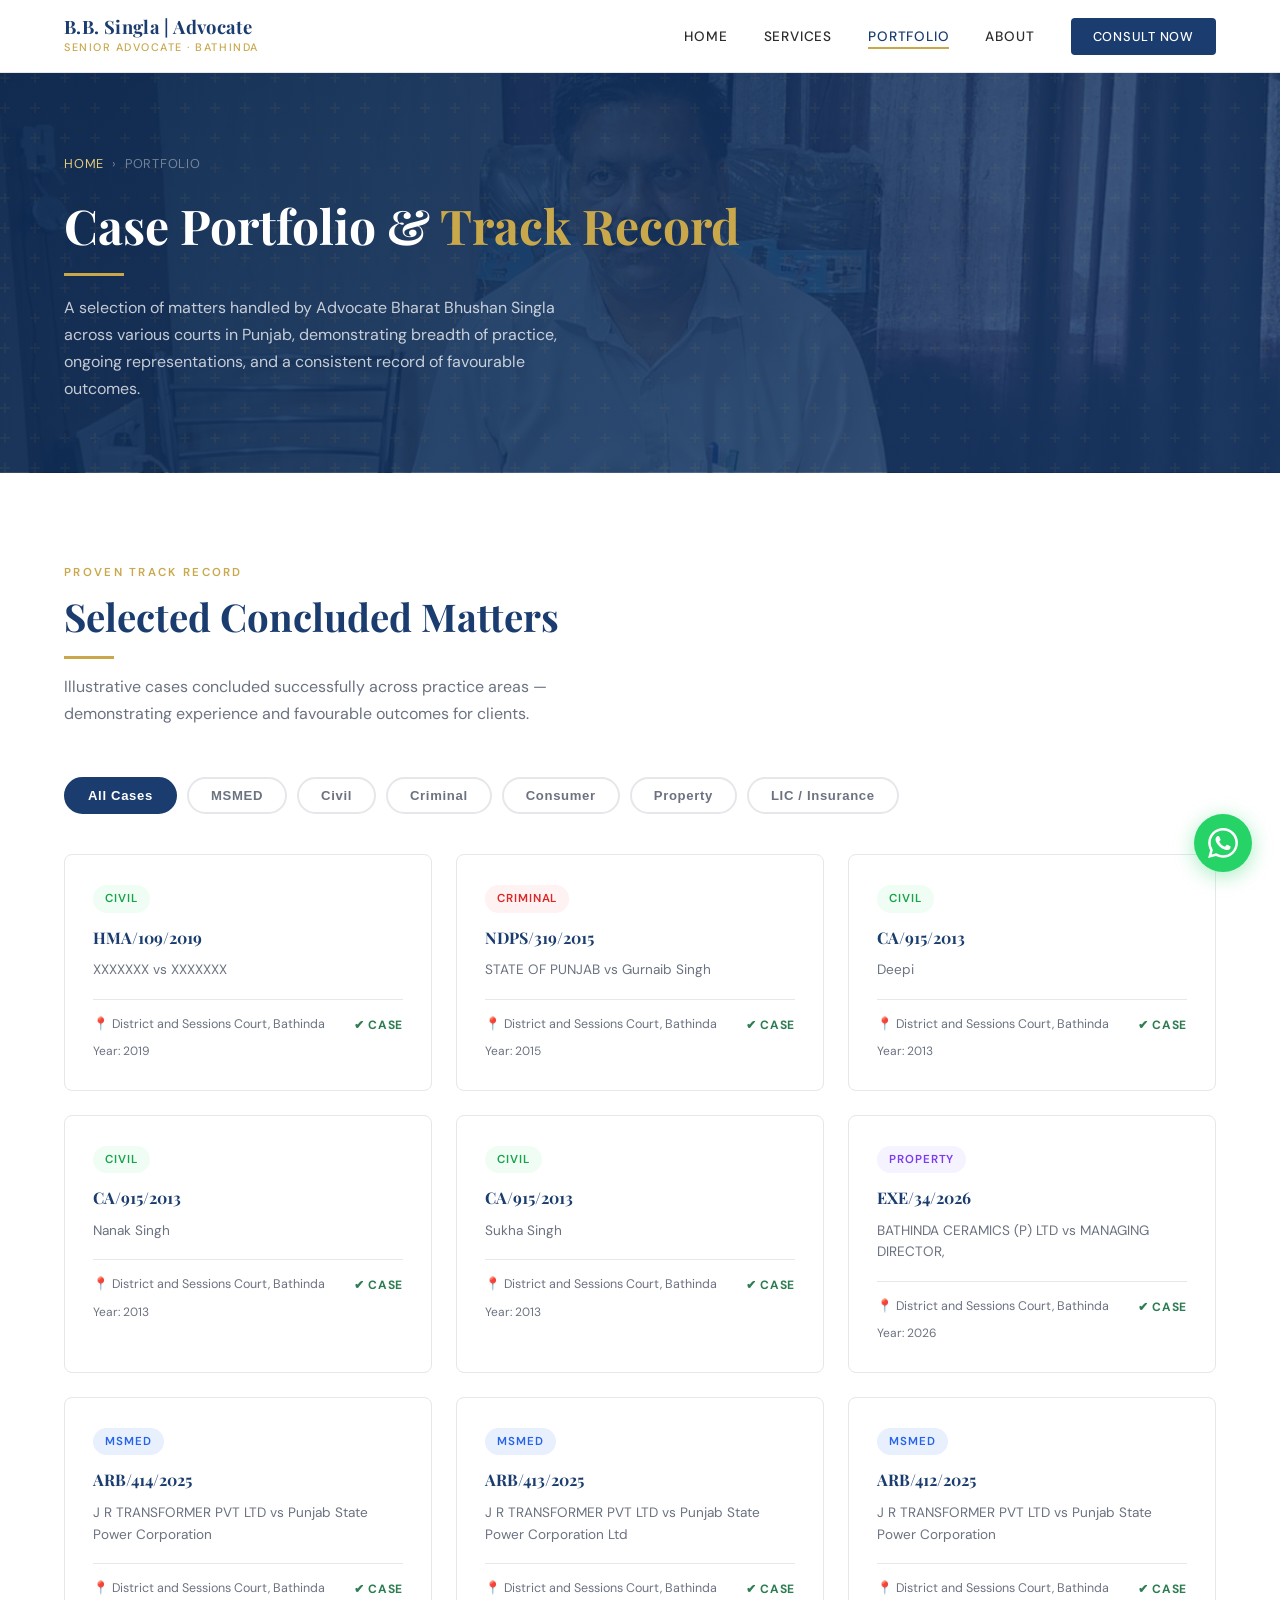
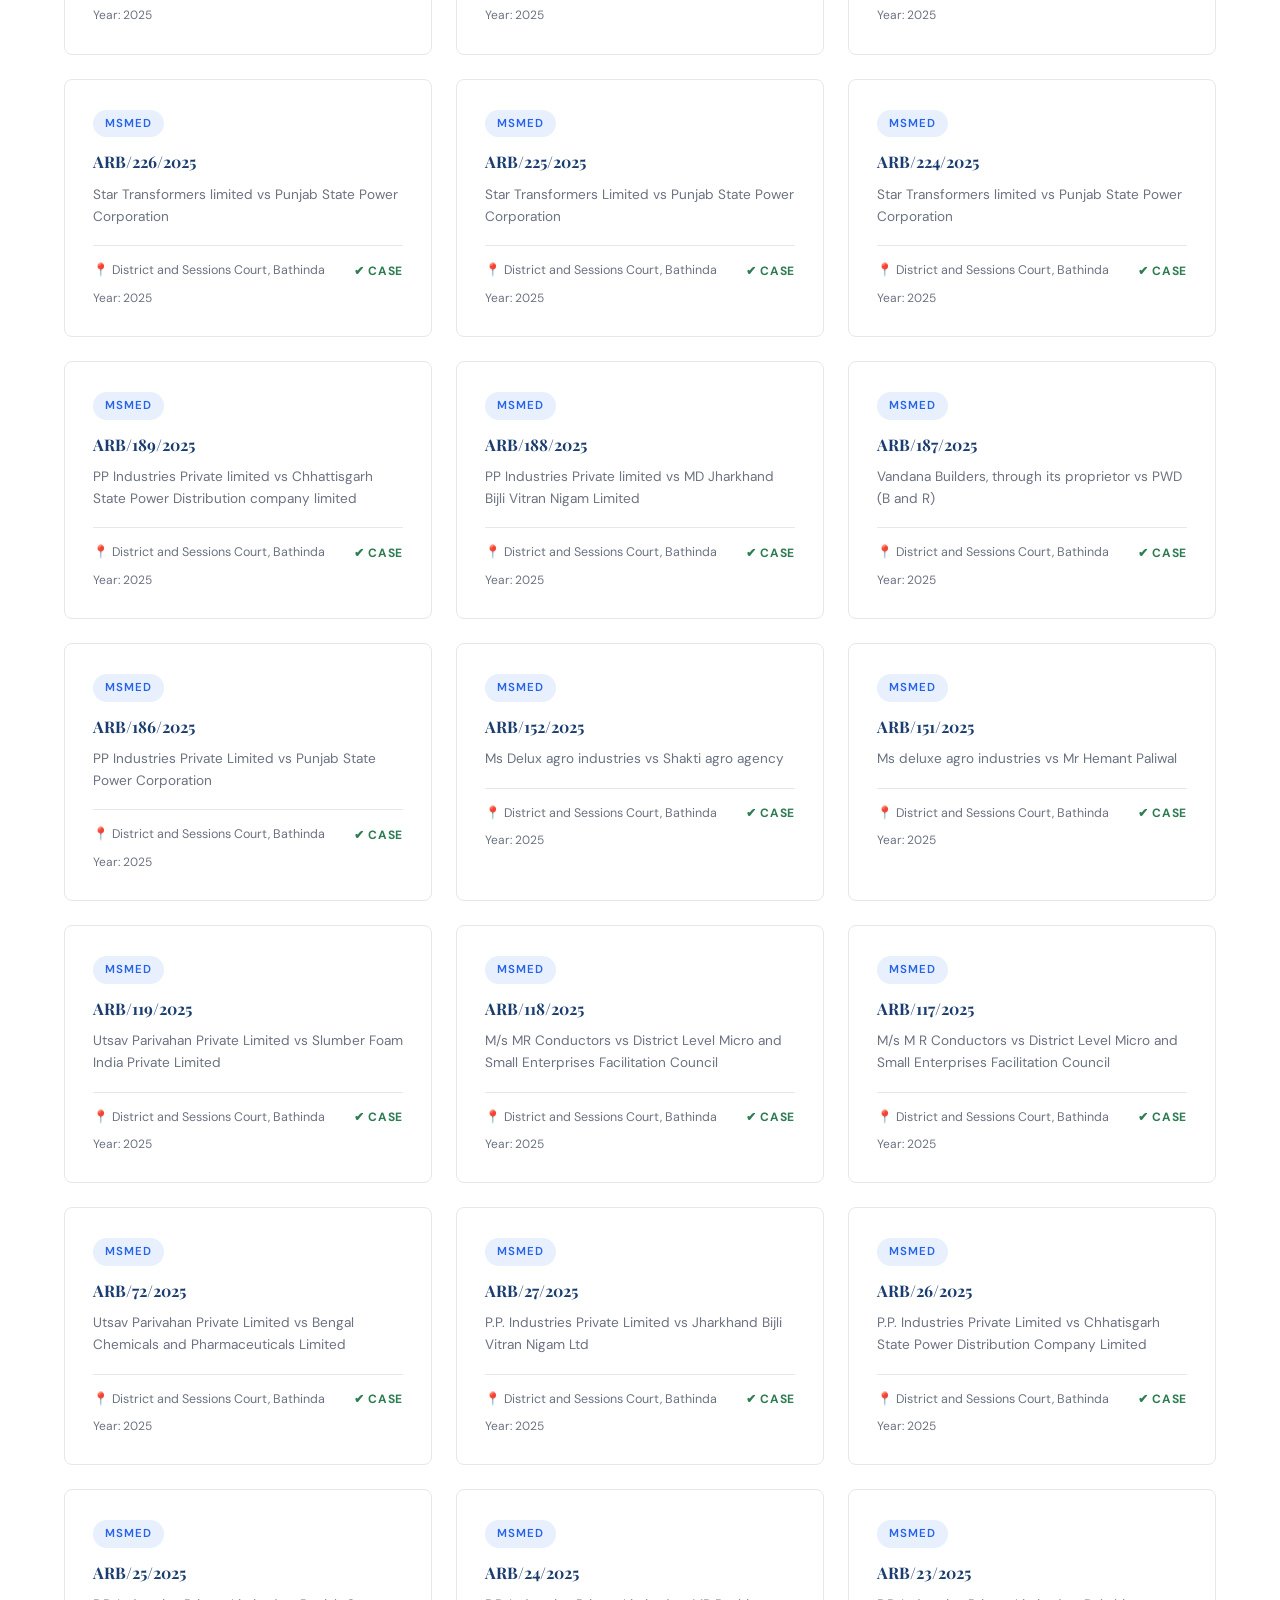
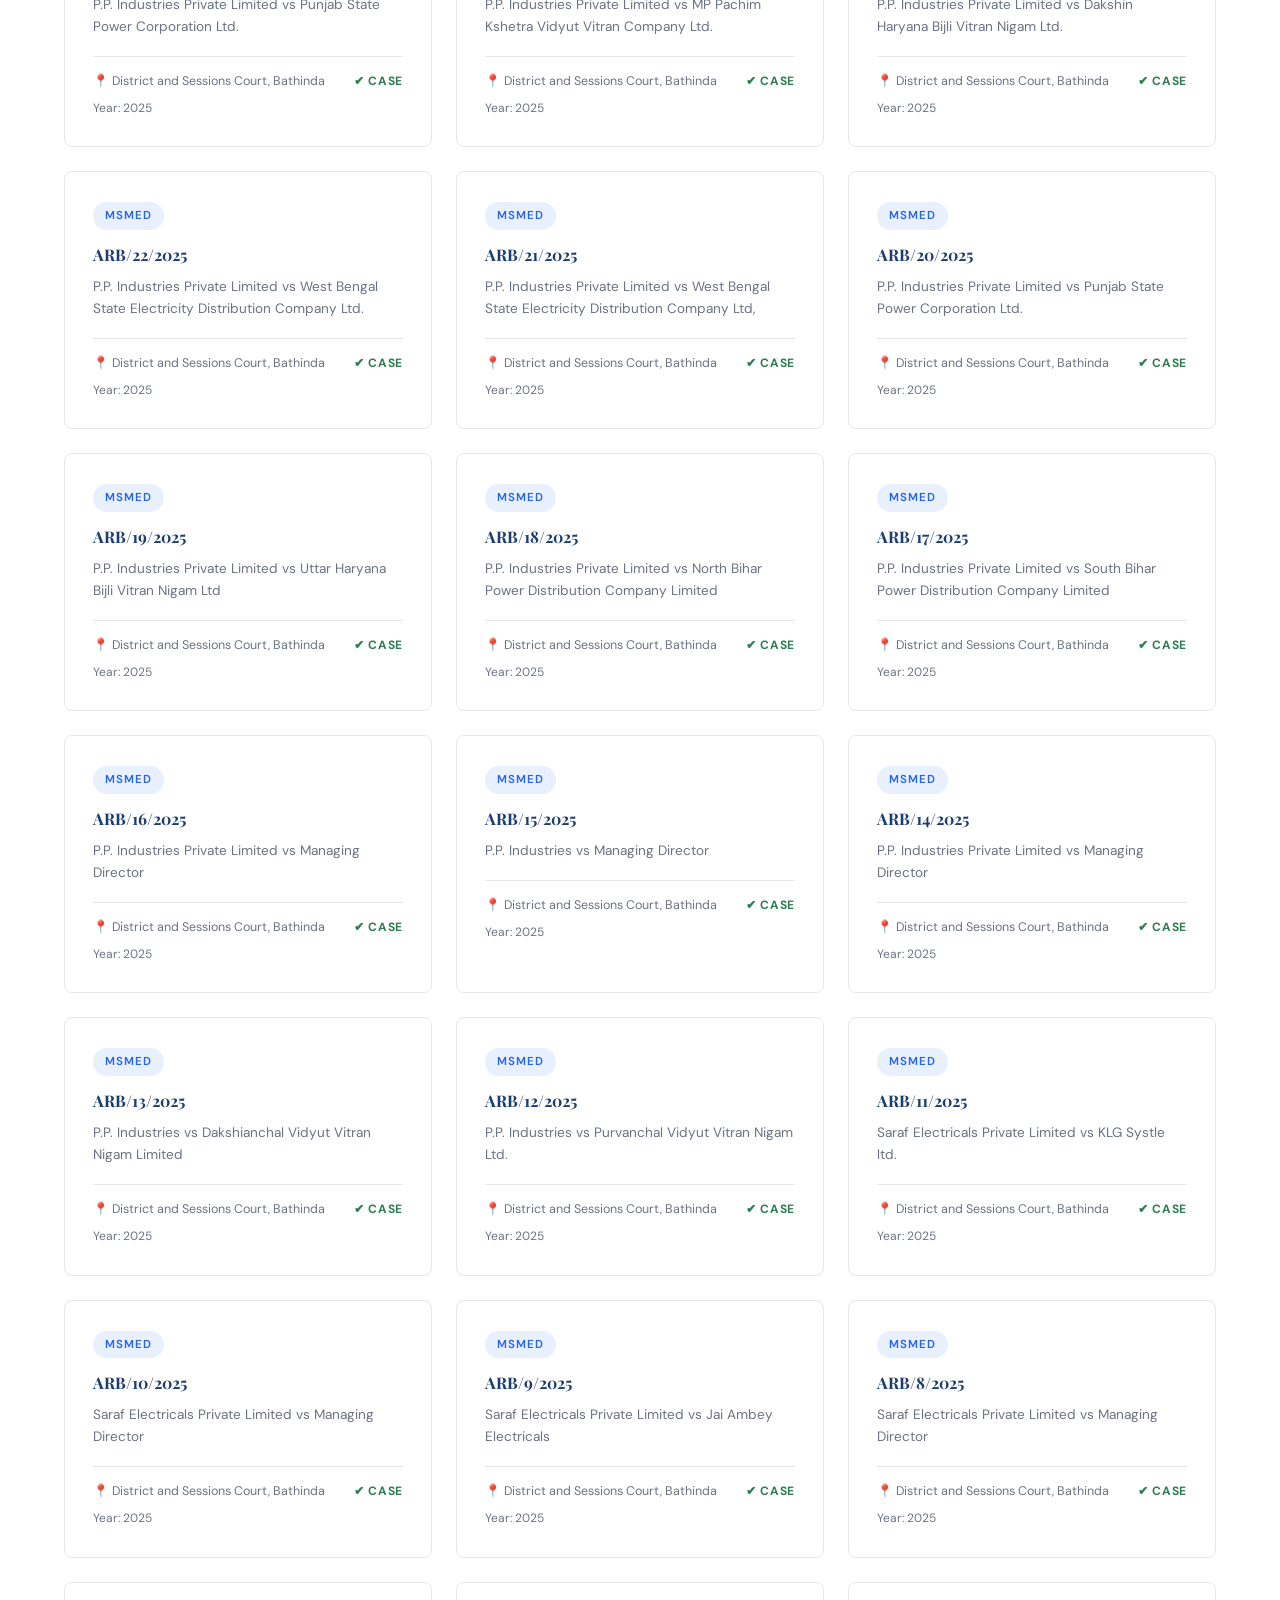
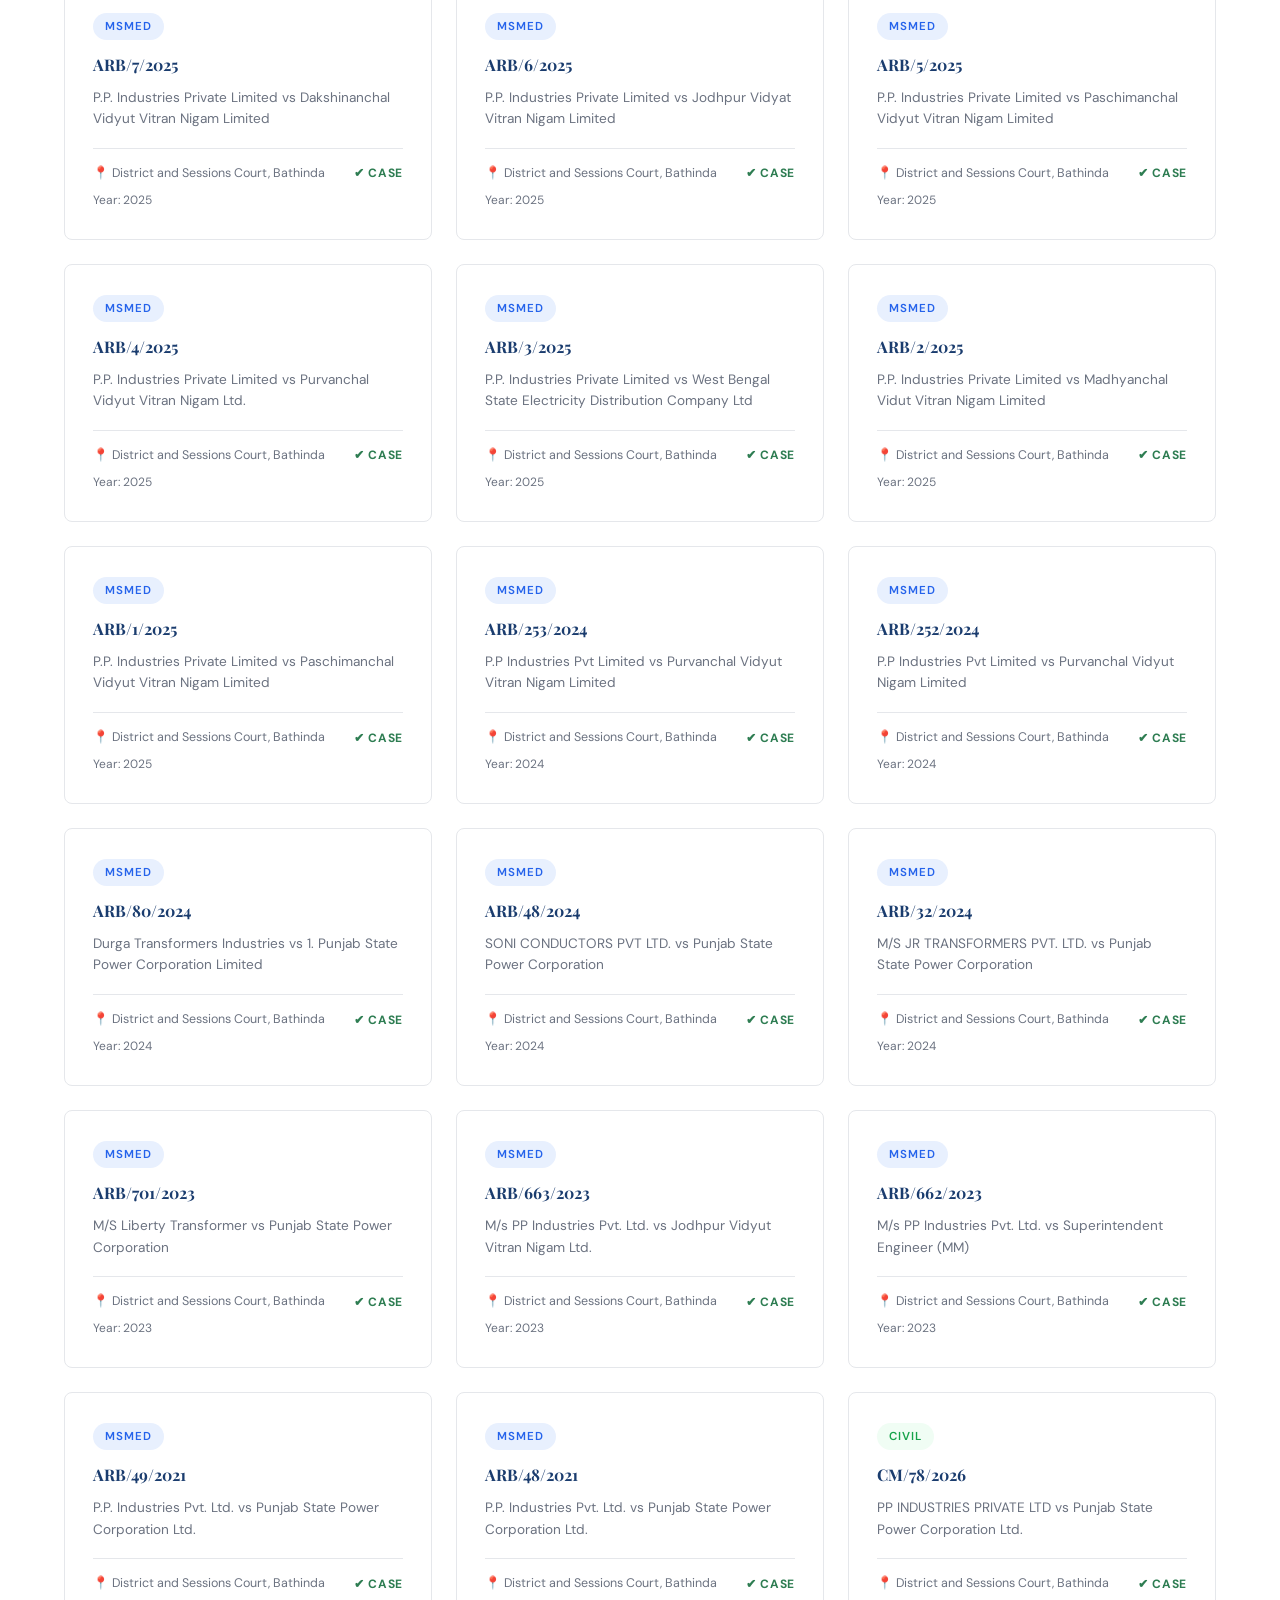
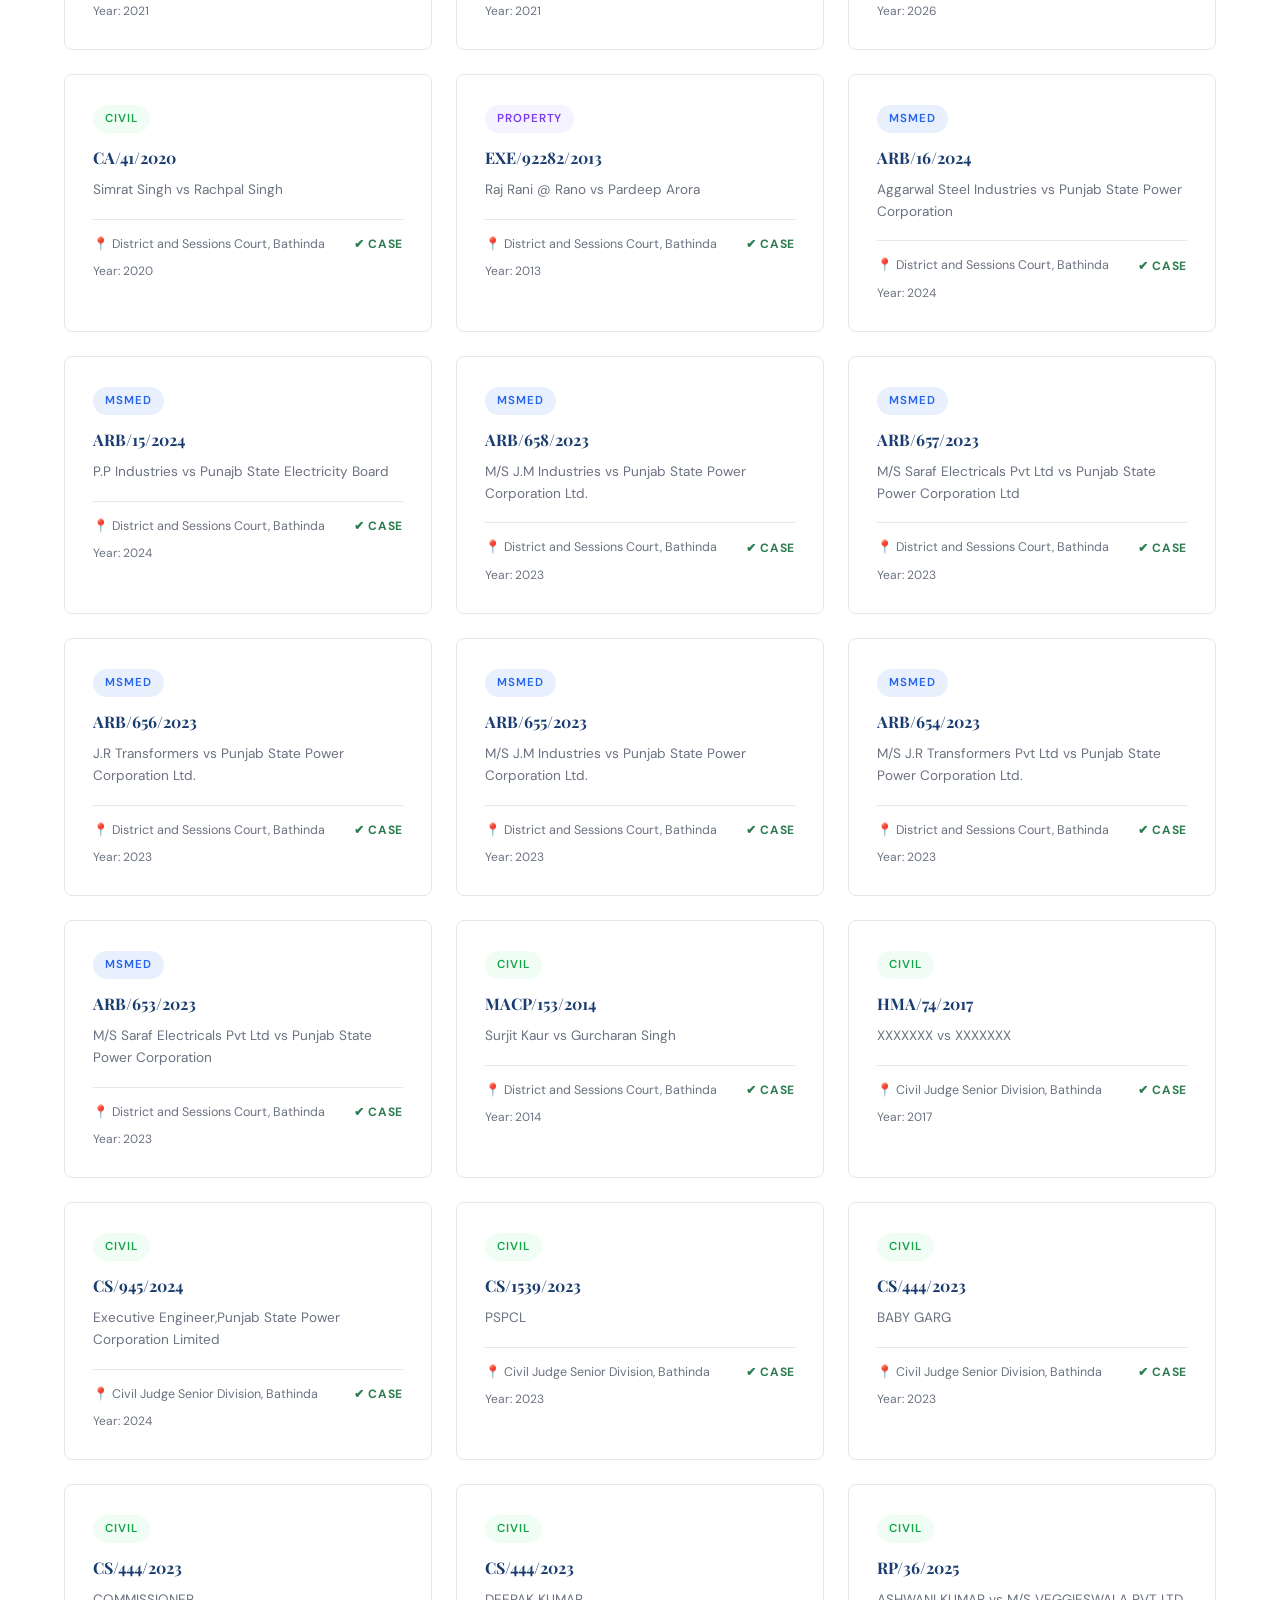
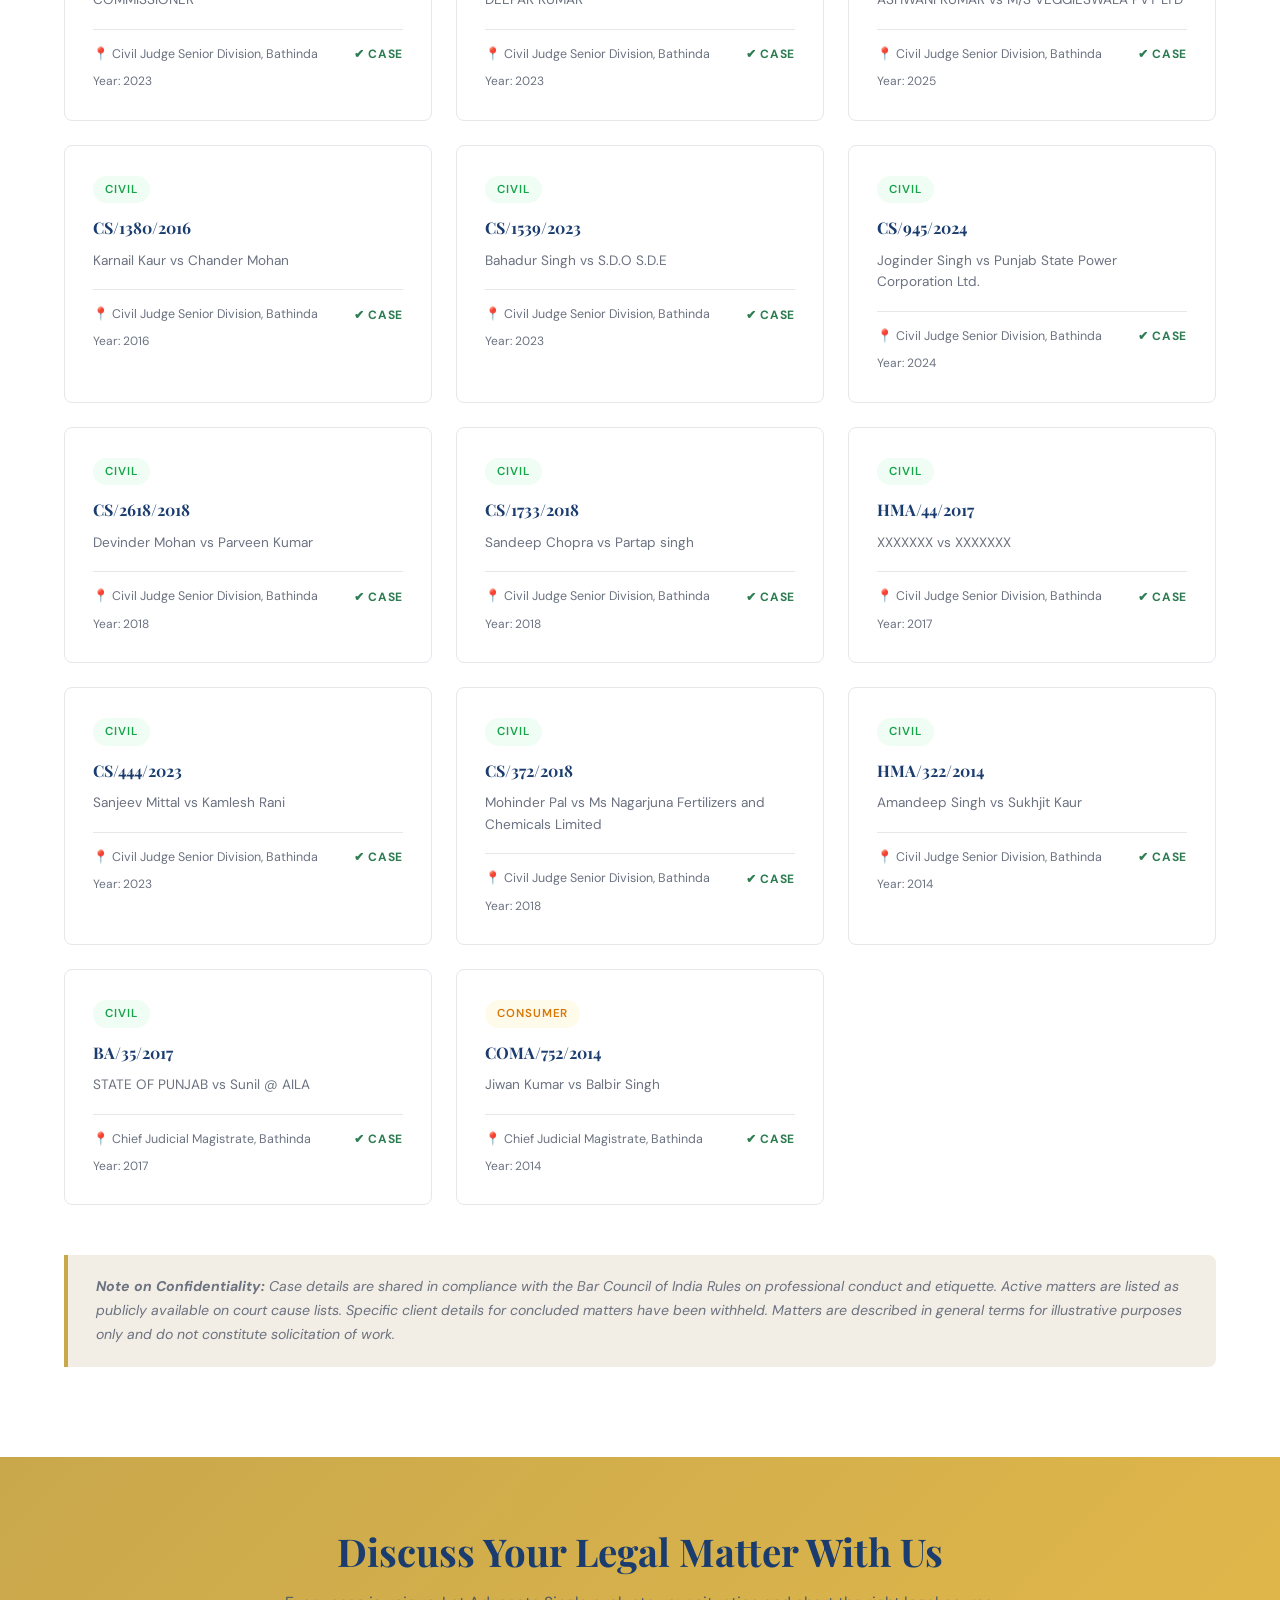
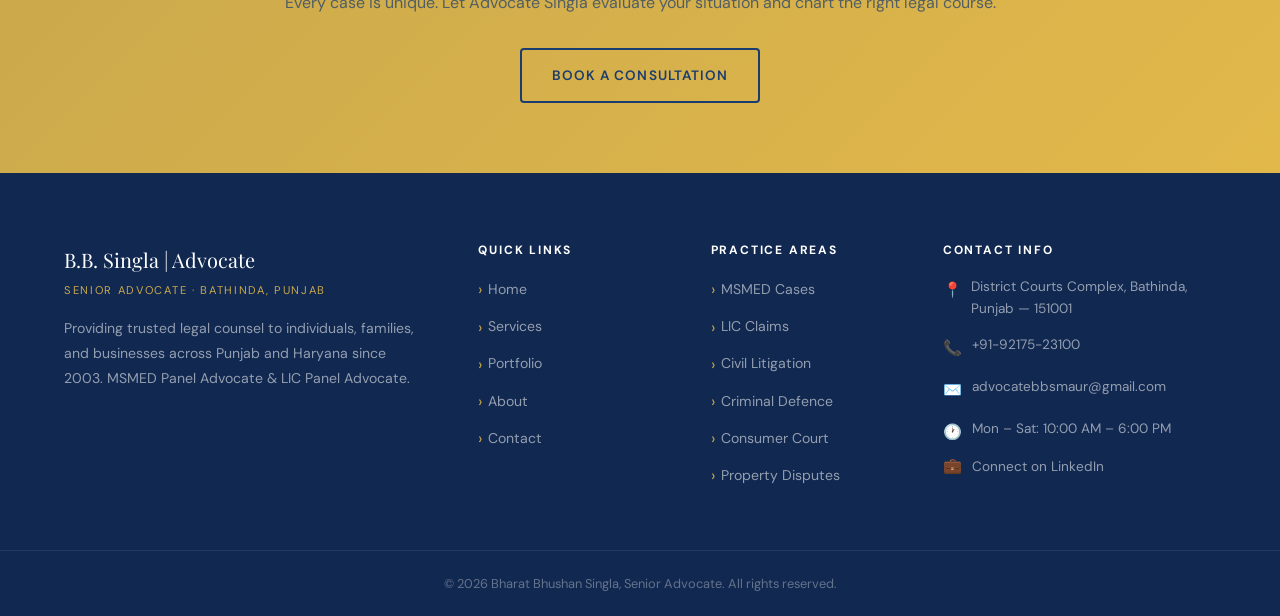
<file: cases.html>
<!DOCTYPE html>
<html lang="en-IN">

<head>
  <meta charset="UTF-8" />
  <meta name="viewport" content="width=device-width, initial-scale=1.0" />
  <title>Top Advocate & Lawyers in Bathinda | Case Portfolio</title>
  <meta name="description"
    content="View the case portfolio of Bharat Bhushan Singla, a top advocate in Bathinda. Explore our success in MSME law, civil, criminal, and notary matters in Punjab." />
  <meta name="keywords"
    content="advocates in bathinda, advocate in bathinda, msme lawyer, msmed lawyer, msme lawyer in punjab, mssme lawyer in bathinda, notary public, notary public in bathinda, lawyer in punjab, lawyers in bathinda" />
  <meta name="robots" content="index, follow" />
  <link rel="canonical" href="https://bharatbhushansingla.me/cases.html" />

  <meta property="og:title" content="Top Advocate & Lawyers in Bathinda | Case Portfolio" />
  <meta property="og:description"
    content="View the case portfolio of Bharat Bhushan Singla, a top advocate in Bathinda. Explore our success in MSME law, civil, criminal, and notary matters in Punjab." />
  <meta property="og:image" content="https://bharatbhushansingla.me/og-image.jpg" />
  <meta property="og:url" content="https://bharatbhushansingla.me/cases.html" />
  <meta property="og:type" content="website" />
  <meta property="og:image:width" content="1200" />
  <meta property="og:image:height" content="630" />

  <meta name="twitter:card" content="summary_large_image" />
  <meta name="twitter:title" content="Top Advocate & Lawyers in Bathinda | Case Portfolio" />
  <meta name="twitter:description"
    content="View the case portfolio of Bharat Bhushan Singla, a top advocate in Bathinda. Explore our success in MSME law, civil, criminal, and notary matters in Punjab." />
  <meta name="twitter:image" content="https://bharatbhushansingla.me/og-image.jpg" />

  <!-- Breadcrumb Schema -->
  <script type="application/ld+json">
  {
    "@context": "https://schema.org",
    "@type": "BreadcrumbList",
    "itemListElement": [
      {
        "@type": "ListItem",
        "position": 1,
        "name": "Home",
        "item": "https://bharatbhushansingla.me/"
      },
      {
        "@type": "ListItem",
        "position": 2,
        "name": "Cases",
        "item": "https://bharatbhushansingla.me/cases.html"
      }
    ]
  }
  </script>

  <link rel="preconnect" href="https://fonts.googleapis.com" />
  <link rel="preconnect" href="https://fonts.gstatic.com" crossorigin />
  <link
    href="https://fonts.googleapis.com/css2?family=Playfair+Display:ital,wght@0,400;0,600;0,700;0,800;1,400;1,600&family=Cormorant+Garamond:ital,wght@0,300;0,400;0,500;1,300;1,400&family=DM+Sans:wght@300;400;500;600&display=swap"
    rel="stylesheet" />
  <link rel="icon" href="favicon.ico?v=2" type="image/x-icon" />
  <link rel="stylesheet" href="style.css" />
</head>

<body>

  <!-- ======== NAVBAR ======== -->
  <nav class="navbar" role="navigation" aria-label="Main navigation">
    <div class="container nav-inner">
      <a href="/" class="nav-logo" aria-label="B.B. Singla Advocate — Home">
        <span class="logo-name">B.B. Singla | Advocate</span>
        <span class="logo-sub">Senior Advocate · Bathinda</span>
      </a>
      <ul class="nav-links" role="menubar">
        <li role="none"><a href="/" role="menuitem">Home</a></li>
        <li role="none"><a href="services.html" role="menuitem">Services</a></li>
        <li role="none"><a href="portfolio.html" role="menuitem" class="active">Portfolio</a></li>
        <li role="none"><a href="about.html" role="menuitem">About</a></li>
        <li role="none"><a href="contact.html" role="menuitem" class="nav-cta">Consult Now</a></li>
      </ul>
      <button class="hamburger" aria-label="Toggle menu" aria-expanded="false">
        <span></span><span></span><span></span>
      </button>
    </div>
  </nav>

  <!-- ======== PAGE HERO ======== -->
  <header class="page-hero" role="banner">
    <div class="container">
      <nav class="breadcrumb" aria-label="Breadcrumb">
        <a href="/">Home</a>
        <span>›</span>
        <span>Portfolio</span>
      </nav>
      <h1>Case Portfolio &amp; <span style="color:var(--gold)">Track Record</span></h1>
      <div class="hero-accent-line"></div>
      <p>A selection of matters handled by Advocate Bharat Bhushan Singla across various courts in Punjab, demonstrating
        breadth of practice, ongoing representations, and a consistent record of favourable outcomes.</p>
    </div>
  </header>




  <!-- ======== TRACK RECORD / WON CASES ======== -->
  <section aria-labelledby="portfolio-heading">
    <div class="container">
      <div class="section-head">
        <span class="section-label">Proven Track Record</span>
        <h2 class="section-title" id="portfolio-heading">Selected Concluded Matters</h2>
        <div class="divider"></div>
        <p class="section-desc">Illustrative cases concluded successfully across practice areas — demonstrating
          experience and favourable outcomes for clients.</p>
      </div>

      <!-- Filter Tabs -->
      <div class="filter-tabs" role="tablist" aria-label="Filter cases by category">
        <button class="filter-btn active" data-filter="all" role="tab" aria-selected="true">All Cases</button>
        <button class="filter-btn" data-filter="msmed" role="tab" aria-selected="false">MSMED</button>
        <button class="filter-btn" data-filter="civil" role="tab" aria-selected="false">Civil</button>
        <button class="filter-btn" data-filter="criminal" role="tab" aria-selected="false">Criminal</button>
        <button class="filter-btn" data-filter="consumer" role="tab" aria-selected="false">Consumer</button>
        <button class="filter-btn" data-filter="property" role="tab" aria-selected="false">Property</button>
        <button class="filter-btn" data-filter="lic" role="tab" aria-selected="false">LIC / Insurance</button>
      </div>

      <div class="cases-grid" id="casesContainer" role="list"></div>

      <!-- Confidentiality Note -->
      <div class="portfolio-note" role="note" aria-label="Confidentiality notice">
        <strong>Note on Confidentiality:</strong> Case details are shared in compliance with the Bar Council of India
        Rules on professional conduct and etiquette. Active matters are listed as publicly available on court cause
        lists. Specific client details for concluded matters have been withheld. Matters are described in general terms
        for illustrative purposes only and do not constitute solicitation of work.
      </div>
    </div>
  </section>


  <!-- ======== CTA BAND ======== -->
  <section class="cta-band" aria-label="Call to action">
    <div class="container">
      <h2>Discuss Your Legal Matter With Us</h2>
      <p>Every case is unique. Let Advocate Singla evaluate your situation and chart the right legal course.</p>
      <a href="contact.html" class="btn btn-outline">Book a Consultation</a>
    </div>
  </section>

  <!-- ======== FOOTER ======== -->
  <footer class="footer" role="contentinfo">
    <div class="container">
      <div class="footer-grid">
        <div class="footer-brand">
          <span class="logo-name">B.B. Singla | Advocate</span>
          <span class="logo-sub">Senior Advocate · Bathinda, Punjab</span>
          <p>
            Providing trusted legal counsel to individuals, families, and businesses
            across Punjab and Haryana since 2003. MSMED Panel Advocate & LIC Panel Advocate.
          </p>
        </div>

        <div class="footer-col">
          <h4>Quick Links</h4>
          <ul>
            <li><a href="/">Home</a></li>
            <li><a href="services.html">Services</a></li>
            <li><a href="portfolio.html">Portfolio</a></li>
            <li><a href="about.html">About</a></li>
            <li><a href="contact.html">Contact</a></li>
          </ul>
        </div>

        <div class="footer-col">
          <h4>Practice Areas</h4>
          <ul>
            <li><a href="services.html">MSMED Cases</a></li>
            <li><a href="services.html">LIC Claims</a></li>
            <li><a href="services.html">Civil Litigation</a></li>
            <li><a href="services.html">Criminal Defence</a></li>
            <li><a href="services.html">Consumer Court</a></li>
            <li><a href="services.html">Property Disputes</a></li>
          </ul>
        </div>

        <div class="footer-col">
          <h4>Contact Info</h4>
          <div class="footer-contact-item">
            <span class="fci-icon">📍</span>
            <span class="fci-text">
              <a href="https://www.google.com/maps/search/?api=1&query=Advocate+Bharat+Bhushan+Singla+Bathinda"
                target="_blank">
                District Courts Complex, Bathinda, Punjab — 151001
              </a>
            </span>
          </div>
          <div class="footer-contact-item">
            <span class="fci-icon">📞</span>
            <span class="fci-text"><a href="tel:+919217523100">+91-92175-23100</a></span>
          </div>
          <div class="footer-contact-item">
            <span class="fci-icon">✉️</span>
            <span class="fci-text">
              <a href="https://mail.google.com/mail/?view=cm&fs=1&to=advocatebbsmaur@gmail.com&su=Legal%20Consultation&body=Hello%20Sir,%0A%0AI%20would%20like%20to%20consult%20regarding%20a%20legal%20matter."
                target="_blank">
                advocatebbsmaur@gmail.com
              </a>
            </span>
          </div>
          <div class="footer-contact-item">
            <span class="fci-icon">🕐</span>
            <span class="fci-text"><time>Mon – Sat: 10:00 AM – 6:00 PM</time></span>
          </div>
          <div class="footer-contact-item" style="align-items: center;">
            <span class="fci-icon" style="margin-top: 0; line-height: 1;">💼</span>
            <span class="fci-text" style="line-height: 1;">
              <a href="https://www.linkedin.com/in/bharat-bhushan-singla-141baa401/" target="_blank">Connect on
                LinkedIn</a>
            </span>
          </div>
        </div>
      </div>
    </div>

    <div class="footer-bottom">
      <div class="container" style="text-align: center;">
        <p>© 2026 Bharat Bhushan Singla, Senior Advocate. All rights reserved.</p>
      </div>
    </div>
  </footer>

  <!-- ======== WHATSAPP BUTTON ======== -->
  <a class="whatsapp-btn" href="https://wa.me/919217523100?text=Hello%2C%20I%20need%20legal%20assistance."
    target="_blank" rel="noopener noreferrer" aria-label="Chat on WhatsApp">
    <span class="whatsapp-tooltip">Chat on WhatsApp</span>
    <svg viewBox="0 0 24 24" fill="currentColor">
      <path
        d="M17.472 14.382c-.297-.149-1.758-.867-2.03-.967-.273-.099-.471-.148-.67.15-.197.297-.767.966-.94 1.164-.173.199-.347.223-.644.075-.297-.15-1.255-.463-2.39-1.475-.883-.788-1.48-1.761-1.653-2.059-.173-.297-.018-.458.13-.606.134-.133.298-.347.446-.52.149-.174.198-.298.298-.497.099-.198.05-.371-.025-.52-.075-.149-.669-1.612-.916-2.207-.242-.579-.487-.5-.669-.51a12.8 12.8 0 0 0-.57-.01c-.198 0-.52.074-.792.372-.272.297-1.04 1.016-1.04 2.479 0 1.462 1.065 2.875 1.213 3.074.149.198 2.096 3.2 5.077 4.487.709.306 1.262.489 1.694.625.712.227 1.36.195 1.871.118.571-.085 1.758-.719 2.006-1.413.248-.694.248-1.289.173-1.413-.074-.124-.272-.198-.57-.347m-5.421 7.403h-.004a9.87 9.87 0 0 1-5.031-1.378l-.361-.214-3.741.982.998-3.648-.235-.374a9.86 9.86 0 0 1-1.51-5.26c.001-5.45 4.436-9.884 9.888-9.884 2.64 0 5.122 1.03 6.988 2.898a9.825 9.825 0 0 1 2.893 6.994c-.003 5.45-4.437 9.884-9.885 9.884m8.413-18.297A11.815 11.815 0 0 0 12.05 0C5.495 0 .16 5.335.157 11.892c0 2.096.547 4.142 1.588 5.945L.057 24l6.305-1.654a11.882 11.882 0 0 0 5.683 1.448h.005c6.554 0 11.89-5.335 11.893-11.893a11.821 11.821 0 0 0-3.48-8.413Z" />
    </svg>
  </a>

  <script src="script.js" defer></script>
  <script src="cases.js" defer></script>
</body>

</html>
</file>
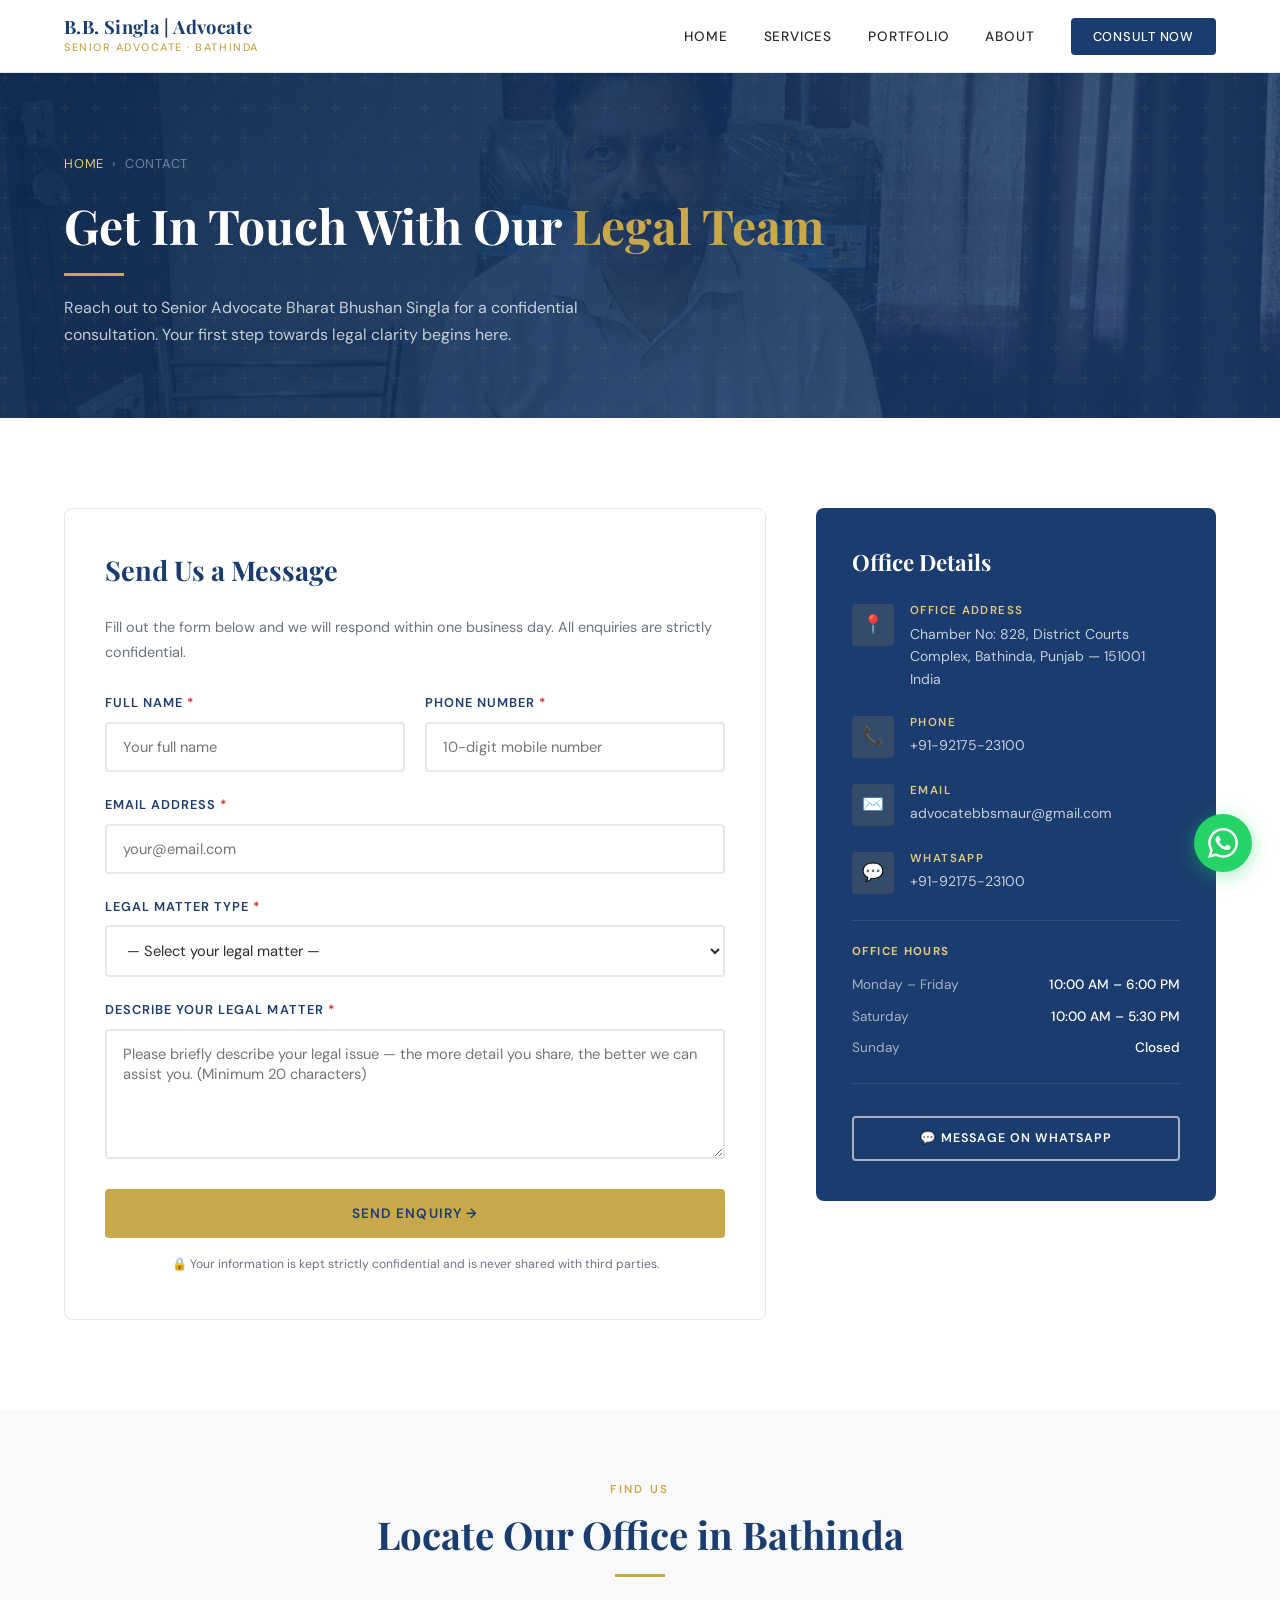
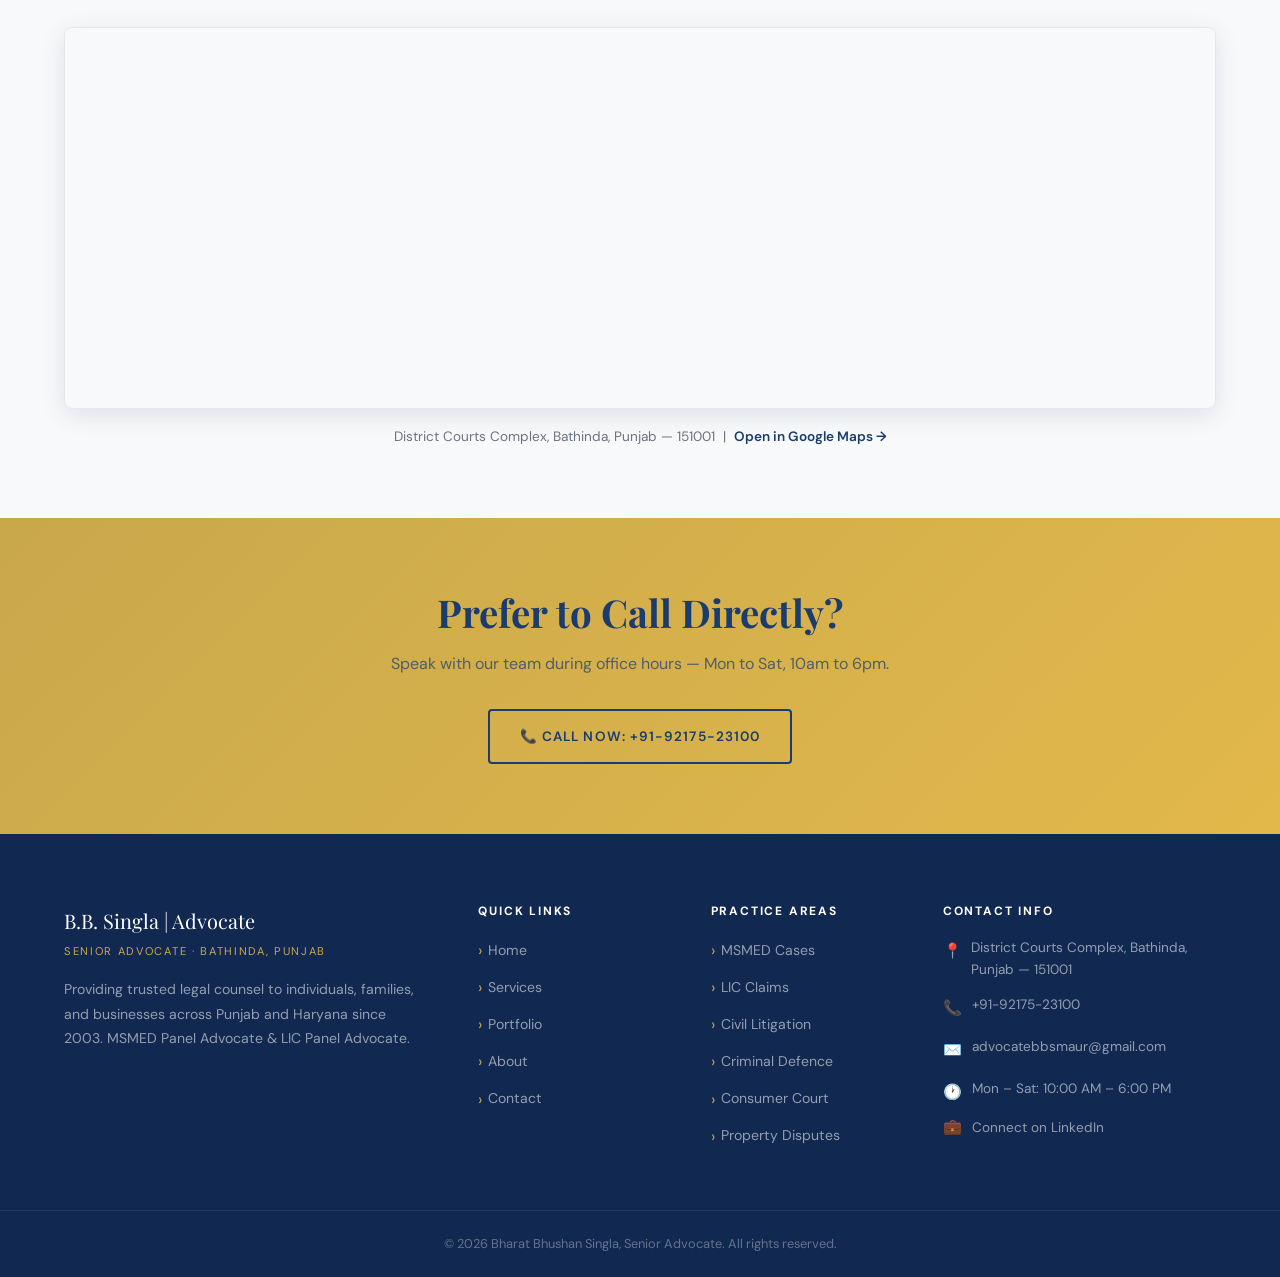
<file: contact.html>
<!DOCTYPE html>
<html lang="en-IN">

<head>
  <meta charset="UTF-8" />
  <meta name="viewport" content="width=device-width, initial-scale=1.0" />
  <title>Contact Best MSME Lawyer & Notary Public in Bathinda</title>
  <meta name="description"
    content="Contact Advocate Bharat Bhushan Singla for top legal advice in Bathinda, Punjab. Expert MSME lawyer, civil, criminal, and Notary Public services." />
  <meta name="keywords"
    content="advocates in bathinda, advocate in bathinda, msme lawyer, msmed lawyer, msme lawyer in punjab, mssme lawyer in bathinda, notary public, notary public in bathinda, lawyer in punjab, lawyers in bathinda" />
  <meta name="robots" content="index, follow" />
  <link rel="canonical" href="https://bharatbhushansingla.me/contact.html" />

  <meta property="og:title" content="Contact Best MSME Lawyer & Notary Public in Bathinda" />
  <meta property="og:description"
    content="Contact Advocate Bharat Bhushan Singla for top legal advice in Bathinda, Punjab. Expert MSME lawyer, civil, criminal, and Notary Public services." />
  <meta property="og:image" content="https://bharatbhushansingla.me/og-image.jpg" />
  <meta property="og:url" content="https://bharatbhushansingla.me/contact.html" />
  <meta property="og:type" content="website" />
  <meta property="og:image:width" content="1200" />
  <meta property="og:image:height" content="630" />

  <meta name="twitter:card" content="summary_large_image" />
  <meta name="twitter:title" content="Contact Best MSME Lawyer & Notary Public in Bathinda" />
  <meta name="twitter:description" content="Contact Advocate Bharat Bhushan Singla for top legal advice in Bathinda, Punjab. Expert MSME lawyer, civil, criminal, and Notary Public services." />
  <meta name="twitter:image" content="https://bharatbhushansingla.me/og-image.jpg" />

  <!-- LocalBusiness Schema -->
  <script type="application/ld+json">
  {
    "@context": "https://schema.org",
    "@type": "LocalBusiness",
    "name": "Bharat Bhushan Singla — Senior Advocate",
    "description": "Senior Advocate in Bathinda, Punjab — MSMED Panel Advocate and LIC Panel Advocate. Civil, criminal, consumer, property and family law.",
    "url": "https://bharatbhushansingla.me",
    "telephone": "+91-92175-23100",
    "email": "advocatebbsmaur@gmail.com",
    "address": {
      "@type": "PostalAddress",
      "streetAddress": "District Courts Complex",
      "addressLocality": "Bathinda",
      "addressRegion": "Punjab",
      "postalCode": "151001",
      "addressCountry": "IN"
    },
    "geo": {
      "@type": "GeoCoordinates",
      "latitude": 30.2110,
      "longitude": 74.9455
    },
    "openingHoursSpecification": [
      {
        "@type": "OpeningHoursSpecification",
        "dayOfWeek": ["Monday","Tuesday","Wednesday","Thursday","Friday","Saturday"],
        "opens": "10:00",
        "closes": "18:00"
      }
    ],
    "priceRange": "$$",
    "areaServed": ["Bathinda", "Punjab", "Chandigarh", "Haryana"],
    "sameAs": [
      "https://www.linkedin.com/in/bharat-bhushan-singla-141baa401/"
    ]
  }
  </script>
  <!-- Breadcrumb Schema -->
  <script type="application/ld+json">
  {
    "@context": "https://schema.org",
    "@type": "BreadcrumbList",
    "itemListElement": [
      {
        "@type": "ListItem",
        "position": 1,
        "name": "Home",
        "item": "https://bharatbhushansingla.me/"
      },
      {
        "@type": "ListItem",
        "position": 2,
        "name": "Contact",
        "item": "https://bharatbhushansingla.me/contact.html"
      }
    ]
  }
  </script>

  <link rel="preconnect" href="https://fonts.googleapis.com" />
  <link rel="preconnect" href="https://fonts.gstatic.com" crossorigin />
  <link
    href="https://fonts.googleapis.com/css2?family=Playfair+Display:ital,wght@0,400;0,600;0,700;0,800;1,400;1,600&family=Cormorant+Garamond:ital,wght@0,300;0,400;0,500;1,300;1,400&family=DM+Sans:wght@300;400;500;600&display=swap"
    rel="stylesheet" />
  <link rel="icon" href="favicon.ico?v=2" type="image/x-icon" />
  <link rel="stylesheet" href="style.css" />
</head>

<body>

  <!-- ======== NAVBAR ======== -->
  <nav class="navbar" role="navigation" aria-label="Main navigation">
    <div class="container nav-inner">
      <a href="/" class="nav-logo" aria-label="B.B. Singla Advocate — Home">
        <span class="logo-name">B.B. Singla | Advocate</span>
        <span class="logo-sub">Senior Advocate · Bathinda</span>
      </a>
      <ul class="nav-links" role="menubar">
        <li role="none"><a href="/" role="menuitem">Home</a></li>
        <li role="none"><a href="services.html" role="menuitem">Services</a></li>
        <li role="none"><a href="portfolio.html" role="menuitem">Portfolio</a></li>
        <li role="none"><a href="about.html" role="menuitem">About</a></li>
        <li role="none"><a href="contact.html" role="menuitem" class="nav-cta active">Consult Now</a></li>
      </ul>
      <button class="hamburger" aria-label="Toggle menu" aria-expanded="false">
        <span></span><span></span><span></span>
      </button>
    </div>
  </nav>

  <!-- ======== PAGE HERO ======== -->
  <header class="page-hero" role="banner">
    <div class="container">
      <nav class="breadcrumb" aria-label="Breadcrumb">
        <a href="/">Home</a>
        <span>›</span>
        <span>Contact</span>
      </nav>
      <h1>Get In Touch With Our <span style="color:var(--gold)">Legal Team</span></h1>
      <div class="hero-accent-line"></div>
      <p>Reach out to Senior Advocate Bharat Bhushan Singla for a confidential consultation. Your first step towards
        legal clarity begins here.</p>
    </div>
  </header>

  <!-- ======== CONTACT SECTION ======== -->
  <section aria-labelledby="contact-heading">
    <div class="container">
      <div class="contact-layout">

        <!-- FORM -->
        <div class="contact-form" role="main">
          <h2 id="contact-heading">Send Us a Message</h2>
          <p style="font-size:0.9rem;margin-bottom:28px;color:var(--mid-gray);">
            Fill out the form below and we will respond within one business day.
            All enquiries are strictly confidential.
          </p>

          <form id="contactForm" action="https://formsubmit.co/advocatebbsmaur@gmail.com" method="POST" novalidate aria-label="Legal consultation enquiry form">
            <input type="hidden" name="_captcha" value="false">
            <input type="hidden" name="_subject" value="New Legal Consultation Enquiry from Website">
            <input type="hidden" name="_template" value="table">
            <div class="form-row">
              <div class="form-group">
                <label for="fullName">Full Name <span style="color:#dc2626">*</span></label>
                <input type="text" id="fullName" name="fullName" placeholder="Your full name" autocomplete="name"
                  required aria-required="true" aria-describedby="nameErr" />
                <span class="error-msg" id="nameErr" role="alert"></span>
              </div>
              <div class="form-group">
                <label for="phone">Phone Number <span style="color:#dc2626">*</span></label>
                <input type="tel" id="phone" name="phone" placeholder="10-digit mobile number" autocomplete="tel"
                  required aria-required="true" aria-describedby="phoneErr" maxlength="10" />
                <span class="error-msg" id="phoneErr" role="alert"></span>
              </div>
            </div>

            <div class="form-group">
              <label for="email">Email Address <span style="color:#dc2626">*</span></label>
              <input type="email" id="email" name="email" placeholder="your@email.com" autocomplete="email"
                required aria-required="true" aria-describedby="emailErr" />
              <span class="error-msg" id="emailErr" role="alert"></span>
            </div>

            <div class="form-group">
              <label for="matter">Legal Matter Type <span style="color:#dc2626">*</span></label>
              <select id="matter" name="matter" required aria-required="true" aria-describedby="matterErr">
                <option value="default" disabled selected>— Select your legal matter —</option>
                <option value="msmed">MSMED Act / Enterprise Dispute</option>
                <option value="lic">LIC / Insurance Claim</option>
                <option value="civil">Civil Litigation</option>
                <option value="criminal">Criminal Defence</option>
                <option value="consumer">Consumer Court Case</option>
                <option value="property">Property / Real Estate Dispute</option>
                <option value="cheque">Cheque Bounce (Section 138)</option>
                <option value="family">Family / Matrimonial Matter</option>
                <option value="other">Other Legal Matter</option>
              </select>
              <span class="error-msg" id="matterErr" role="alert"></span>
            </div>

            <div class="form-group">
              <label for="message">Describe Your Legal Matter <span style="color:#dc2626">*</span></label>
              <textarea id="message" name="message"
                placeholder="Please briefly describe your legal issue — the more detail you share, the better we can assist you. (Minimum 20 characters)"
                required aria-required="true" aria-describedby="msgErr"></textarea>
              <span class="error-msg" id="msgErr" role="alert"></span>
            </div>

            <button type="submit" class="btn btn-primary" style="width:100%;justify-content:center;">
              Send Enquiry →
            </button>

            <div class="form-success" id="formSuccess" role="alert" aria-live="polite">
              ✅ Your message has been received. Advocate Singla's team will contact you within one business day. Thank
              you.
            </div>

            <p style="font-size:0.76rem;color:var(--mid-gray);margin-top:16px;text-align:center;">
              🔒 Your information is kept strictly confidential and is never shared with third parties.
            </p>
          </form>
        </div>

        <!-- INFO CARD -->
        <aside class="contact-info-card" aria-label="Office contact information">
          <h3>Office Details</h3>

          <div class="info-item">
            <div class="info-icon" aria-hidden="true">📍</div>
            <div>
              <h4>Office Address</h4>
              <p>
                <a href="https://www.google.com/maps/search/?api=1&query=Advocate+Bharat+Bhushan+Singla+Bathinda"
                  target="_blank" style="color:rgba(255,255,255,0.75);text-decoration:none;">

                  Chamber No: 828, District Courts Complex,
                  Bathinda, Punjab — 151001<br>
                  India

                </a>
              </p>

            </div>
          </div>
          <div class="info-item">
            <div class="info-icon" aria-hidden="true">📞</div>
            <div>
              <h4>Phone</h4>
              <p><a href="tel:+919217523100" style="color:rgba(255,255,255,0.75);">+91-92175-23100</a></p>
            </div>
          </div>

          <div class="info-item">
            <div class="info-icon" aria-hidden="true">✉️</div>
            <div>
              <h4>Email</h4>
              <p><a
                  href="https://mail.google.com/mail/?view=cm&fs=1&to=advocatebbsmaur@gmail.com&su=Legal%20Consultation&body=Hello%20Sir,%0A%0AI%20would%20like%20to%20consult%20regarding%20a%20legal%20matter."
                  style="color:rgba(255,255,255,0.75);">advocatebbsmaur@gmail.com</a></p>
            </div>
          </div>

          <div class="info-item">
            <div class="info-icon" aria-hidden="true">💬</div>
            <div>
              <h4>WhatsApp</h4>
              <p>
                <a href="https://wa.me/919217523100?text=Hello%2C%20I%20need%20legal%20assistance." target="_blank"
                  rel="noopener noreferrer" style="color:rgba(255,255,255,0.75);">+91-92175-23100</a>
              </p>
            </div>
          </div>

          <hr class="info-divider" />

          <h4
            style="color:var(--gold-light);font-size:0.72rem;letter-spacing:0.12em;text-transform:uppercase;font-family:'DM Sans',sans-serif;font-weight:700;margin-bottom:14px;">
            Office Hours</h4>
          <div class="hours-row"><span>Monday – Friday</span><span>10:00 AM – 6:00 PM</span></div>
          <div class="hours-row"><span>Saturday</span><span>10:00 AM – 5:30 PM</span></div>
          <div class="hours-row"><span>Sunday</span><span>Closed</span></div>

          <hr class="info-divider" />

          <div style="text-align:center;">
            <a href="https://wa.me/919217523100?text=Hello%2C%20I%20need%20legal%20assistance." target="_blank"
              rel="noopener noreferrer" class="btn btn-outline-white btn-sm"
              style="width:100%;justify-content:center;margin-top:8px;">
              💬 Message on WhatsApp
            </a>
          </div>
        </aside>
      </div>
    </div>
  </section>

  <!-- ======== GOOGLE MAP ======== -->
  <section class="map-section" aria-labelledby="map-heading">
    <div class="container">
      <div class="section-head center">
        <span class="section-label">Find Us</span>
        <h2 class="section-title" id="map-heading">Locate Our Office in Bathinda</h2>
        <div class="divider center"></div>
      </div>
      <div class="map-wrapper" role="region" aria-label="Office location map">
        <iframe
          src="https://www.google.com/maps/embed?pb=!1m14!1m8!1m3!1d6896.210664429813!2d74.947662!3d30.205541!3m2!1i1024!2i768!4f13.1!3m3!1m2!1s0x391733988b39ef87%3A0xca432342e9482d57!2sAdvocate%20Bharat%20Bhushan%20Singla!5e0!3m2!1sen!2sin!4v1776879725802!5m2!1sen!2sin"
          width="600" height="450" style="border:0;" allowfullscreen="" loading="lazy"
          referrerpolicy="no-referrer-when-downgrade"></iframe>
      </div>
      <p style="text-align:center;margin-top:16px;font-size:0.85rem;color:var(--mid-gray);">
        District Courts Complex, Bathinda, Punjab — 151001 &nbsp;|&nbsp;
        <a href="https://maps.google.com/?q=30.2110,74.9455" target="_blank" rel="noopener noreferrer"
          style="color:var(--navy);font-weight:600;">
          Open in Google Maps →
        </a>
      </p>
    </div>
  </section>

  <!-- ======== CTA ======== -->
  <section class="cta-band" aria-label="Call to action">
    <div class="container">
      <h2>Prefer to Call Directly?</h2>
      <p>Speak with our team during office hours — Mon to Sat, 10am to 6pm.</p>
      <a href="tel:+919217523100" class="btn btn-outline">📞 Call Now: +91-92175-23100</a>
    </div>
  </section>

  <!-- ======== FOOTER ======== -->
  <footer class="footer" role="contentinfo">
    <div class="container">
      <div class="footer-grid">

        <!-- BRAND -->
        <div class="footer-brand">
          <span class="logo-name">B.B. Singla | Advocate</span>
          <span class="logo-sub">Senior Advocate · Bathinda, Punjab</span>

          <p>
            Providing trusted legal counsel to individuals, families, and businesses
            across Punjab and Haryana since 2003. MSMED Panel Advocate & LIC Panel Advocate.
          </p>

        </div>

        <!-- QUICK LINKS -->
        <div class="footer-col">
          <h4>Quick Links</h4>
          <ul>
            <li><a href="/">Home</a></li>
            <li><a href="services.html">Services</a></li>
            <li><a href="portfolio.html">Portfolio</a></li>
            <li><a href="about.html">About</a></li>
            <li><a href="contact.html">Contact</a></li>
          </ul>
        </div>

        <!-- PRACTICE AREAS -->
        <div class="footer-col">
          <h4>Practice Areas</h4>
          <ul>
            <li><a href="services.html">MSMED Cases</a></li>
            <li><a href="services.html">LIC Claims</a></li>
            <li><a href="services.html">Civil Litigation</a></li>
            <li><a href="services.html">Criminal Defence</a></li>
            <li><a href="services.html">Consumer Court</a></li>
            <li><a href="services.html">Property Disputes</a></li>
          </ul>
        </div>

        <!-- CONTACT INFO -->
        <div class="footer-col">
          <h4>Contact Info</h4>

          <!-- ADDRESS -->
          <div class="footer-contact-item">
            <span class="fci-icon">📍</span>
            <span class="fci-text">
              <a href="https://www.google.com/maps/search/?api=1&query=Advocate+Bharat+Bhushan+Singla+Bathinda"
                target="_blank">
                District Courts Complex, Bathinda, Punjab — 151001
              </a>
            </span>
          </div>

          <!-- PHONE -->
          <div class="footer-contact-item">
            <span class="fci-icon">📞</span>
            <span class="fci-text">
              <a href="tel:+919217523100">+91-92175-23100</a>
            </span>
          </div>

          <!-- EMAIL -->
          <div class="footer-contact-item">
            <span class="fci-icon">✉️</span>
            <span class="fci-text">
              <a href="https://mail.google.com/mail/?view=cm&fs=1&to=advocatebbsmaur@gmail.com&su=Legal%20Consultation&body=Hello%20Sir,%0A%0AI%20would%20like%20to%20consult%20regarding%20a%20legal%20matter."
                target="_blank">
                advocatebbsmaur@gmail.com
              </a>
            </span>
          </div>

          <!-- TIME -->
          <div class="footer-contact-item">
            <span class="fci-icon">🕐</span>
            <span class="fci-text">
              <time>Mon – Sat: 10:00 AM – 6:00 PM</time>
            </span>
          </div>

          <div class="footer-contact-item" style="align-items: center;">
            <span class="fci-icon" style="margin-top: 0; line-height: 1;">💼</span>
            <span class="fci-text" style="line-height: 1;">
              <a href="https://www.linkedin.com/in/bharat-bhushan-singla-141baa401/" target="_blank">Connect on
                LinkedIn</a>
            </span>
          </div>

        </div>
      </div>
    </div>

    <!-- BOTTOM -->
    <div class="footer-bottom">
      <div class="container" style="text-align: center;">
        <p>© 2026 Bharat Bhushan Singla, Senior Advocate. All rights reserved.</p>
      </div>
    </div>
  </footer>

  <!-- ======== WHATSAPP BUTTON ======== -->
  <a class="whatsapp-btn" href="https://wa.me/919217523100?text=Hello%2C%20I%20need%20legal%20assistance."
    target="_blank" rel="noopener noreferrer" aria-label="Chat on WhatsApp">

    <span class="whatsapp-tooltip">Chat on WhatsApp</span>

    <svg viewBox="0 0 24 24" fill="currentColor">
      <path
        d="M17.472 14.382c-.297-.149-1.758-.867-2.03-.967-.273-.099-.471-.148-.67.15-.197.297-.767.966-.94 1.164-.173.199-.347.223-.644.075-.297-.15-1.255-.463-2.39-1.475-.883-.788-1.48-1.761-1.653-2.059-.173-.297-.018-.458.13-.606.134-.133.298-.347.446-.52.149-.174.198-.298.298-.497.099-.198.05-.371-.025-.52-.075-.149-.669-1.612-.916-2.207-.242-.579-.487-.5-.669-.51a12.8 12.8 0 0 0-.57-.01c-.198 0-.52.074-.792.372-.272.297-1.04 1.016-1.04 2.479 0 1.462 1.065 2.875 1.213 3.074.149.198 2.096 3.2 5.077 4.487.709.306 1.262.489 1.694.625.712.227 1.36.195 1.871.118.571-.085 1.758-.719 2.006-1.413.248-.694.248-1.289.173-1.413-.074-.124-.272-.198-.57-.347m-5.421 7.403h-.004a9.87 9.87 0 0 1-5.031-1.378l-.361-.214-3.741.982.998-3.648-.235-.374a9.86 9.86 0 0 1-1.51-5.26c.001-5.45 4.436-9.884 9.888-9.884 2.64 0 5.122 1.03 6.988 2.898a9.825 9.825 0 0 1 2.893 6.994c-.003 5.45-4.437 9.884-9.885 9.884m8.413-18.297A11.815 11.815 0 0 0 12.05 0C5.495 0 .16 5.335.157 11.892c0 2.096.547 4.142 1.588 5.945L.057 24l6.305-1.654a11.882 11.882 0 0 0 5.683 1.448h.005c6.554 0 11.89-5.335 11.893-11.893a11.821 11.821 0 0 0-3.48-8.413Z" />
    </svg>
  </a>

  <script src="script.js" defer></script>
</file>
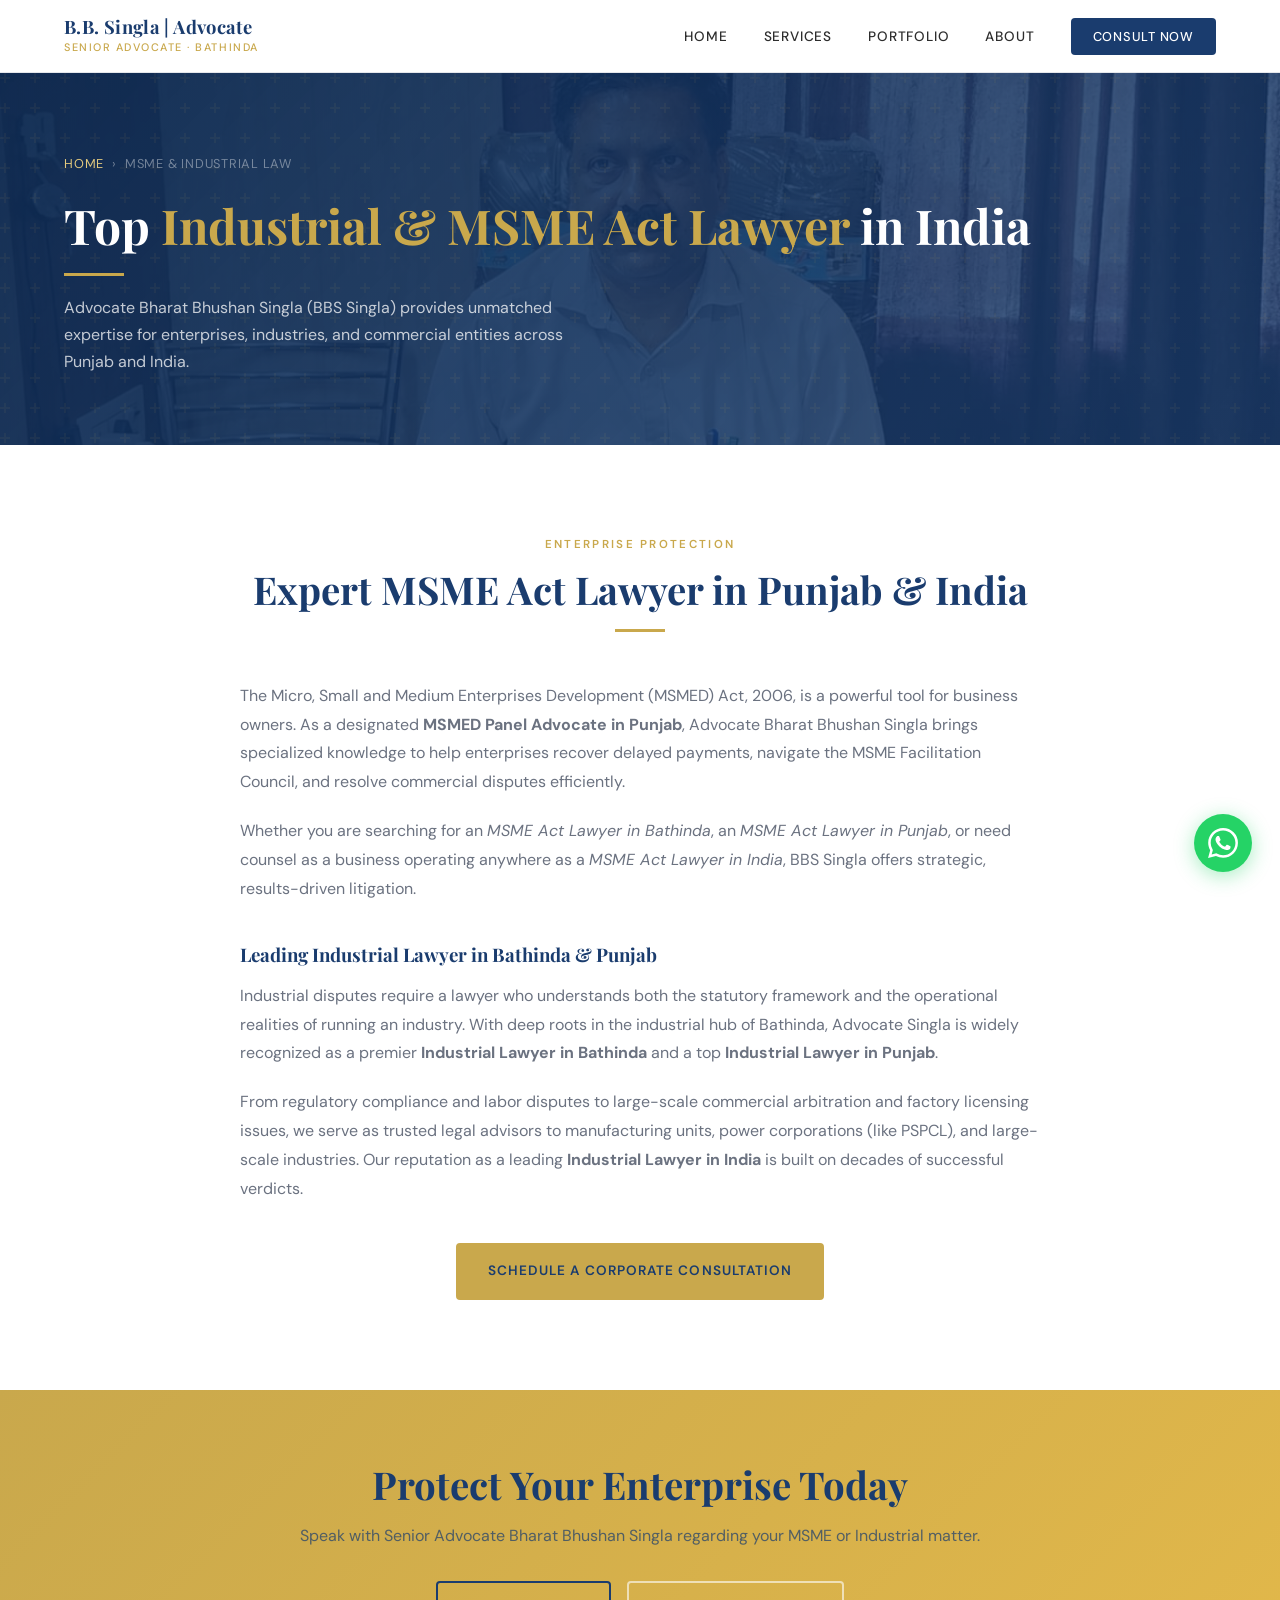
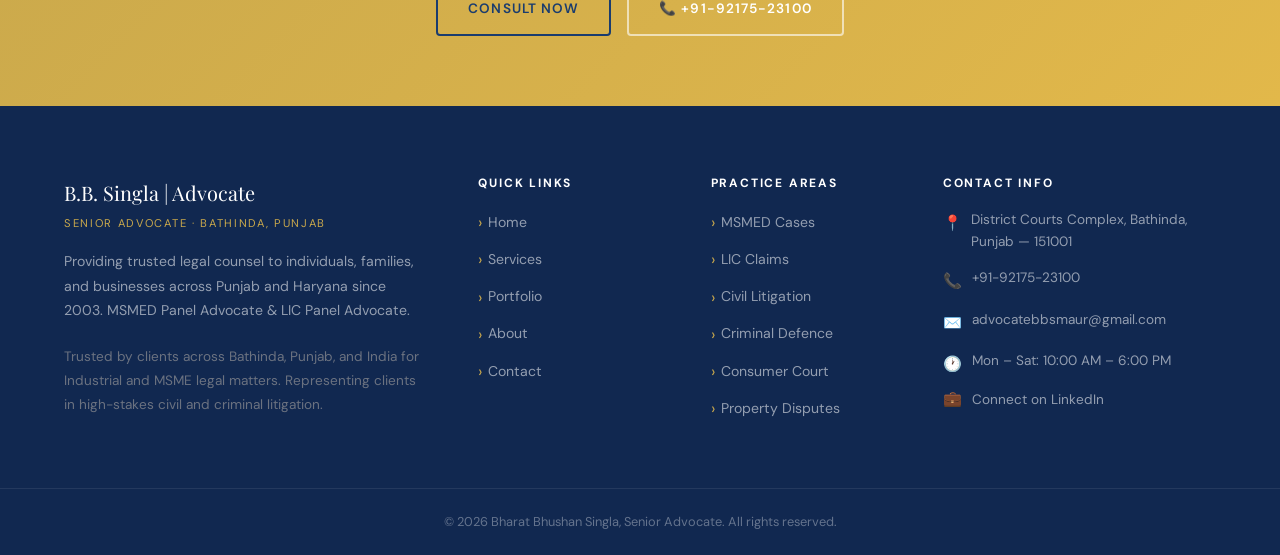
<file: msme-industrial-lawyer.html>
<!DOCTYPE html>
<html lang="en-IN">

<head>
  <meta charset="UTF-8" />
  <meta name="viewport" content="width=device-width, initial-scale=1.0" />
  <title>Top MSME Act Lawyer & Industrial Lawyer in Bathinda, Punjab | India</title>
  <meta name="description"
    content="Advocate Bharat Bhushan Singla (BBS Singla) is a leading Industrial Lawyer in Bathinda and top MSME Act Lawyer in Punjab and India. Expert in commercial disputes." />
  <meta name="keywords"
    content="msme act lawyer in punjab, msme act lawyer in bathinda, msme act lawyer in india, industrial lawyer in bathinda, industrial lawyer in punjab, industrial lawyer in india, msme lawyer, advocates in punjab, bharat bhushan singla, bbs singla" />
  <meta name="robots" content="index, follow" />
  <link rel="canonical" href="https://bharatbhushansingla.me/msme-industrial-lawyer.html" />

  <meta property="og:title" content="Top MSME Act Lawyer & Industrial Lawyer in Bathinda, Punjab | India" />
  <meta property="og:description"
    content="Advocate Bharat Bhushan Singla (BBS Singla) is a leading Industrial Lawyer in Bathinda and top MSME Act Lawyer in Punjab and India." />
  <meta property="og:image" content="https://bharatbhushansingla.me/og-image.jpg" />
  <meta property="og:url" content="https://bharatbhushansingla.me/msme-industrial-lawyer.html" />
  <meta property="og:type" content="website" />
  <meta property="og:image:width" content="1200" />
  <meta property="og:image:height" content="630" />

  <meta name="twitter:card" content="summary_large_image" />
  <meta name="twitter:title" content="Top MSME Act Lawyer & Industrial Lawyer in Bathinda, Punjab | India" />
  <meta name="twitter:description"
    content="Advocate Bharat Bhushan Singla (BBS Singla) is a leading Industrial Lawyer in Bathinda and top MSME Act Lawyer in Punjab and India." />
  <meta name="twitter:image" content="https://bharatbhushansingla.me/og-image.jpg" />

  <script type="application/ld+json">
  {
    "@context": "https://schema.org",
    "@type": "LegalService",
    "name": "Bharat Bhushan Singla — Industrial & MSME Lawyer",
    "url": "https://bharatbhushansingla.me/msme-industrial-lawyer.html",
    "description": "Expert Industrial Lawyer in Bathinda and top MSME Act lawyer in Punjab, India. Handled numerous enterprise and commercial disputes.",
    "address": {
      "@type": "PostalAddress",
      "addressLocality": "Bathinda",
      "addressRegion": "Punjab",
      "postalCode": "151001",
      "addressCountry": "IN"
    }
  }
  </script>
  <!-- Breadcrumb Schema -->
  <script type="application/ld+json">
  {
    "@context": "https://schema.org",
    "@type": "BreadcrumbList",
    "itemListElement": [
      {
        "@type": "ListItem",
        "position": 1,
        "name": "Home",
        "item": "https://bharatbhushansingla.me/"
      },
      {
        "@type": "ListItem",
        "position": 2,
        "name": "Industrial & MSME Lawyer",
        "item": "https://bharatbhushansingla.me/msme-industrial-lawyer.html"
      }
    ]
  }
  </script>

  <link rel="preconnect" href="https://fonts.googleapis.com" />
  <link rel="preconnect" href="https://fonts.gstatic.com" crossorigin />
  <link
    href="https://fonts.googleapis.com/css2?family=Playfair+Display:ital,wght@0,400;0,600;0,700;0,800;1,400;1,600&family=Cormorant+Garamond:ital,wght@0,300;0,400;0,500;1,300;1,400&family=DM+Sans:wght@300;400;500;600&display=swap"
    rel="stylesheet" />
  <link rel="icon" href="favicon.ico?v=2" type="image/x-icon" />
  <link rel="stylesheet" href="style.css" />
</head>

<body>

  <!-- ======== NAVBAR ======== -->
  <nav class="navbar" role="navigation" aria-label="Main navigation">
    <div class="container nav-inner">
      <a href="/" class="nav-logo" aria-label="B.B. Singla Advocate — Home">
        <span class="logo-name">B.B. Singla | Advocate</span>
        <span class="logo-sub">Senior Advocate · Bathinda</span>
      </a>
      <ul class="nav-links" role="menubar">
        <li role="none"><a href="/" role="menuitem">Home</a></li>
        <li role="none"><a href="services.html" role="menuitem">Services</a></li>
        <li role="none"><a href="portfolio.html" role="menuitem">Portfolio</a></li>
        <li role="none"><a href="about.html" role="menuitem">About</a></li>
        <li role="none"><a href="contact.html" role="menuitem" class="nav-cta">Consult Now</a></li>
      </ul>
      <button class="hamburger" aria-label="Toggle menu" aria-expanded="false">
        <span></span><span></span><span></span>
      </button>
    </div>
  </nav>

  <!-- ======== PAGE HERO ======== -->
  <header class="page-hero" role="banner">
    <div class="container">
      <nav class="breadcrumb" aria-label="Breadcrumb">
        <a href="/">Home</a>
        <span>›</span>
        <span>MSME & Industrial Law</span>
      </nav>
      <h1>Top <span style="color:var(--gold)">Industrial & MSME Act Lawyer</span> in India</h1>
      <div class="hero-accent-line"></div>
      <p>Advocate Bharat Bhushan Singla (BBS Singla) provides unmatched expertise for enterprises, industries, and commercial entities across Punjab and India.</p>
    </div>
  </header>

  <!-- ======== CONTENT SECTION ======== -->
  <section aria-labelledby="msme-heading">
    <div class="container">
      <div class="section-head center">
        <span class="section-label">Enterprise Protection</span>
        <h2 class="section-title" id="msme-heading">Expert MSME Act Lawyer in Punjab & India</h2>
        <div class="divider center"></div>
      </div>
      
      <div style="max-width: 800px; margin: 0 auto; line-height: 1.8; color: var(--navy-light);">
        <p style="margin-bottom: 20px;">
          The Micro, Small and Medium Enterprises Development (MSMED) Act, 2006, is a powerful tool for business owners. 
          As a designated <strong>MSMED Panel Advocate in Punjab</strong>, Advocate Bharat Bhushan Singla brings specialized 
          knowledge to help enterprises recover delayed payments, navigate the MSME Facilitation Council, and resolve 
          commercial disputes efficiently.
        </p>
        <p style="margin-bottom: 20px;">
          Whether you are searching for an <em>MSME Act Lawyer in Bathinda</em>, an <em>MSME Act Lawyer in Punjab</em>, or need 
          counsel as a business operating anywhere as a <em>MSME Act Lawyer in India</em>, BBS Singla offers strategic, 
          results-driven litigation.
        </p>

        <h3 style="margin-top: 40px; margin-bottom: 15px; color: var(--navy);">Leading Industrial Lawyer in Bathinda & Punjab</h3>
        <p style="margin-bottom: 20px;">
          Industrial disputes require a lawyer who understands both the statutory framework and the operational realities of 
          running an industry. With deep roots in the industrial hub of Bathinda, Advocate Singla is widely recognized as a 
          premier <strong>Industrial Lawyer in Bathinda</strong> and a top <strong>Industrial Lawyer in Punjab</strong>.
        </p>
        <p style="margin-bottom: 20px;">
          From regulatory compliance and labor disputes to large-scale commercial arbitration and factory licensing issues, 
          we serve as trusted legal advisors to manufacturing units, power corporations (like PSPCL), and large-scale industries. 
          Our reputation as a leading <strong>Industrial Lawyer in India</strong> is built on decades of successful verdicts.
        </p>

        <div style="text-align: center; margin-top: 40px;">
          <a href="contact.html" class="btn btn-primary">Schedule a Corporate Consultation</a>
        </div>
      </div>
    </div>
  </section>

  <!-- ======== CTA BAND ======== -->
  <section class="cta-band" aria-label="Call to action">
    <div class="container">
      <h2>Protect Your Enterprise Today</h2>
      <p>Speak with Senior Advocate Bharat Bhushan Singla regarding your MSME or Industrial matter.</p>
      <div style="display:flex;gap:16px;justify-content:center;flex-wrap:wrap;">
        <a href="contact.html" class="btn btn-outline">Consult Now</a>
        <a href="tel:+919217523100" class="btn btn-outline-white">📞 +91-92175-23100</a>
      </div>
    </div>
  </section>

  <!-- ======== FOOTER ======== -->
  <footer class="footer" role="contentinfo">
    <div class="container">
      <div class="footer-grid">

        <!-- BRAND -->
        <div class="footer-brand">
          <span class="logo-name">B.B. Singla | Advocate</span>
          <span class="logo-sub">Senior Advocate · Bathinda, Punjab</span>
          <p>
            Providing trusted legal counsel to individuals, families, and businesses
            across Punjab and Haryana since 2003. MSMED Panel Advocate & LIC Panel Advocate.
          </p>
          <p style="margin-top: 10px; font-size: 0.85rem; color: var(--mid-gray);">
            Trusted by clients across Bathinda, Punjab, and India for Industrial and MSME legal matters. Representing clients in high-stakes civil and criminal litigation.
          </p>
        </div>

        <!-- QUICK LINKS -->
        <div class="footer-col">
          <h4>Quick Links</h4>
          <ul>
            <li><a href="/">Home</a></li>
            <li><a href="services.html">Services</a></li>
            <li><a href="portfolio.html">Portfolio</a></li>
            <li><a href="about.html">About</a></li>
            <li><a href="contact.html">Contact</a></li>
          </ul>
        </div>

        <!-- PRACTICE AREAS -->
        <div class="footer-col">
          <h4>Practice Areas</h4>
          <ul>
            <li><a href="services.html">MSMED Cases</a></li>
            <li><a href="services.html">LIC Claims</a></li>
            <li><a href="services.html">Civil Litigation</a></li>
            <li><a href="services.html">Criminal Defence</a></li>
            <li><a href="services.html">Consumer Court</a></li>
            <li><a href="services.html">Property Disputes</a></li>
          </ul>
        </div>

        <!-- CONTACT INFO -->
        <div class="footer-col">
          <h4>Contact Info</h4>
          <div class="footer-contact-item">
            <span class="fci-icon">📍</span>
            <span class="fci-text">
              <a href="https://www.google.com/maps/search/?api=1&query=Advocate+Bharat+Bhushan+Singla+Bathinda" target="_blank">
                District Courts Complex, Bathinda, Punjab — 151001
              </a>
            </span>
          </div>
          <div class="footer-contact-item">
            <span class="fci-icon">📞</span>
            <span class="fci-text"><a href="tel:+919217523100">+91-92175-23100</a></span>
          </div>
          <div class="footer-contact-item">
            <span class="fci-icon">✉️</span>
            <span class="fci-text">
              <a href="https://mail.google.com/mail/?view=cm&fs=1&to=advocatebbsmaur@gmail.com" target="_blank">
                advocatebbsmaur@gmail.com
              </a>
            </span>
          </div>
          <div class="footer-contact-item">
            <span class="fci-icon">🕐</span>
            <span class="fci-text"><time>Mon – Sat: 10:00 AM – 6:00 PM</time></span>
          </div>
          <div class="footer-contact-item" style="align-items: center;">
            <span class="fci-icon" style="margin-top: 0; line-height: 1;">💼</span>
            <span class="fci-text" style="line-height: 1;">
              <a href="https://www.linkedin.com/in/bharat-bhushan-singla-141baa401/" target="_blank">Connect on LinkedIn</a>
            </span>
          </div>
        </div>
      </div>
    </div>
    <div class="footer-bottom">
      <div class="container" style="text-align: center;">
        <p>© 2026 Bharat Bhushan Singla, Senior Advocate. All rights reserved.</p>
      </div>
    </div>
  </footer>

  <a class="whatsapp-btn" href="https://wa.me/919217523100?text=Hello%2C%20I%20need%20legal%20assistance."
    target="_blank" rel="noopener noreferrer" aria-label="Chat on WhatsApp">
    <span class="whatsapp-tooltip">Chat on WhatsApp</span>
    <svg viewBox="0 0 24 24" fill="currentColor">
      <path d="M17.472 14.382c-.297-.149-1.758-.867-2.03-.967-.273-.099-.471-.148-.67.15-.197.297-.767.966-.94 1.164-.173.199-.347.223-.644.075-.297-.15-1.255-.463-2.39-1.475-.883-.788-1.48-1.761-1.653-2.059-.173-.297-.018-.458.13-.606.134-.133.298-.347.446-.52.149-.174.198-.298.298-.497.099-.198.05-.371-.025-.52-.075-.149-.669-1.612-.916-2.207-.242-.579-.487-.5-.669-.51a12.8 12.8 0 0 0-.57-.01c-.198 0-.52.074-.792.372-.272.297-1.04 1.016-1.04 2.479 0 1.462 1.065 2.875 1.213 3.074.149.198 2.096 3.2 5.077 4.487.709.306 1.262.489 1.694.625.712.227 1.36.195 1.871.118.571-.085 1.758-.719 2.006-1.413.248-.694.248-1.289.173-1.413-.074-.124-.272-.198-.57-.347m-5.421 7.403h-.004a9.87 9.87 0 0 1-5.031-1.378l-.361-.214-3.741.982.998-3.648-.235-.374a9.86 9.86 0 0 1-1.51-5.26c.001-5.45 4.436-9.884 9.888-9.884 2.64 0 5.122 1.03 6.988 2.898a9.825 9.825 0 0 1 2.893 6.994c-.003 5.45-4.437 9.884-9.885 9.884m8.413-18.297A11.815 11.815 0 0 0 12.05 0C5.495 0 .16 5.335.157 11.892c0 2.096.547 4.142 1.588 5.945L.057 24l6.305-1.654a11.882 11.882 0 0 0 5.683 1.448h.005c6.554 0 11.89-5.335 11.893-11.893a11.821 11.821 0 0 0-3.48-8.413Z" />
    </svg>
  </a>

  <script src="script.js" defer></script>
</body>
</html>
</file>
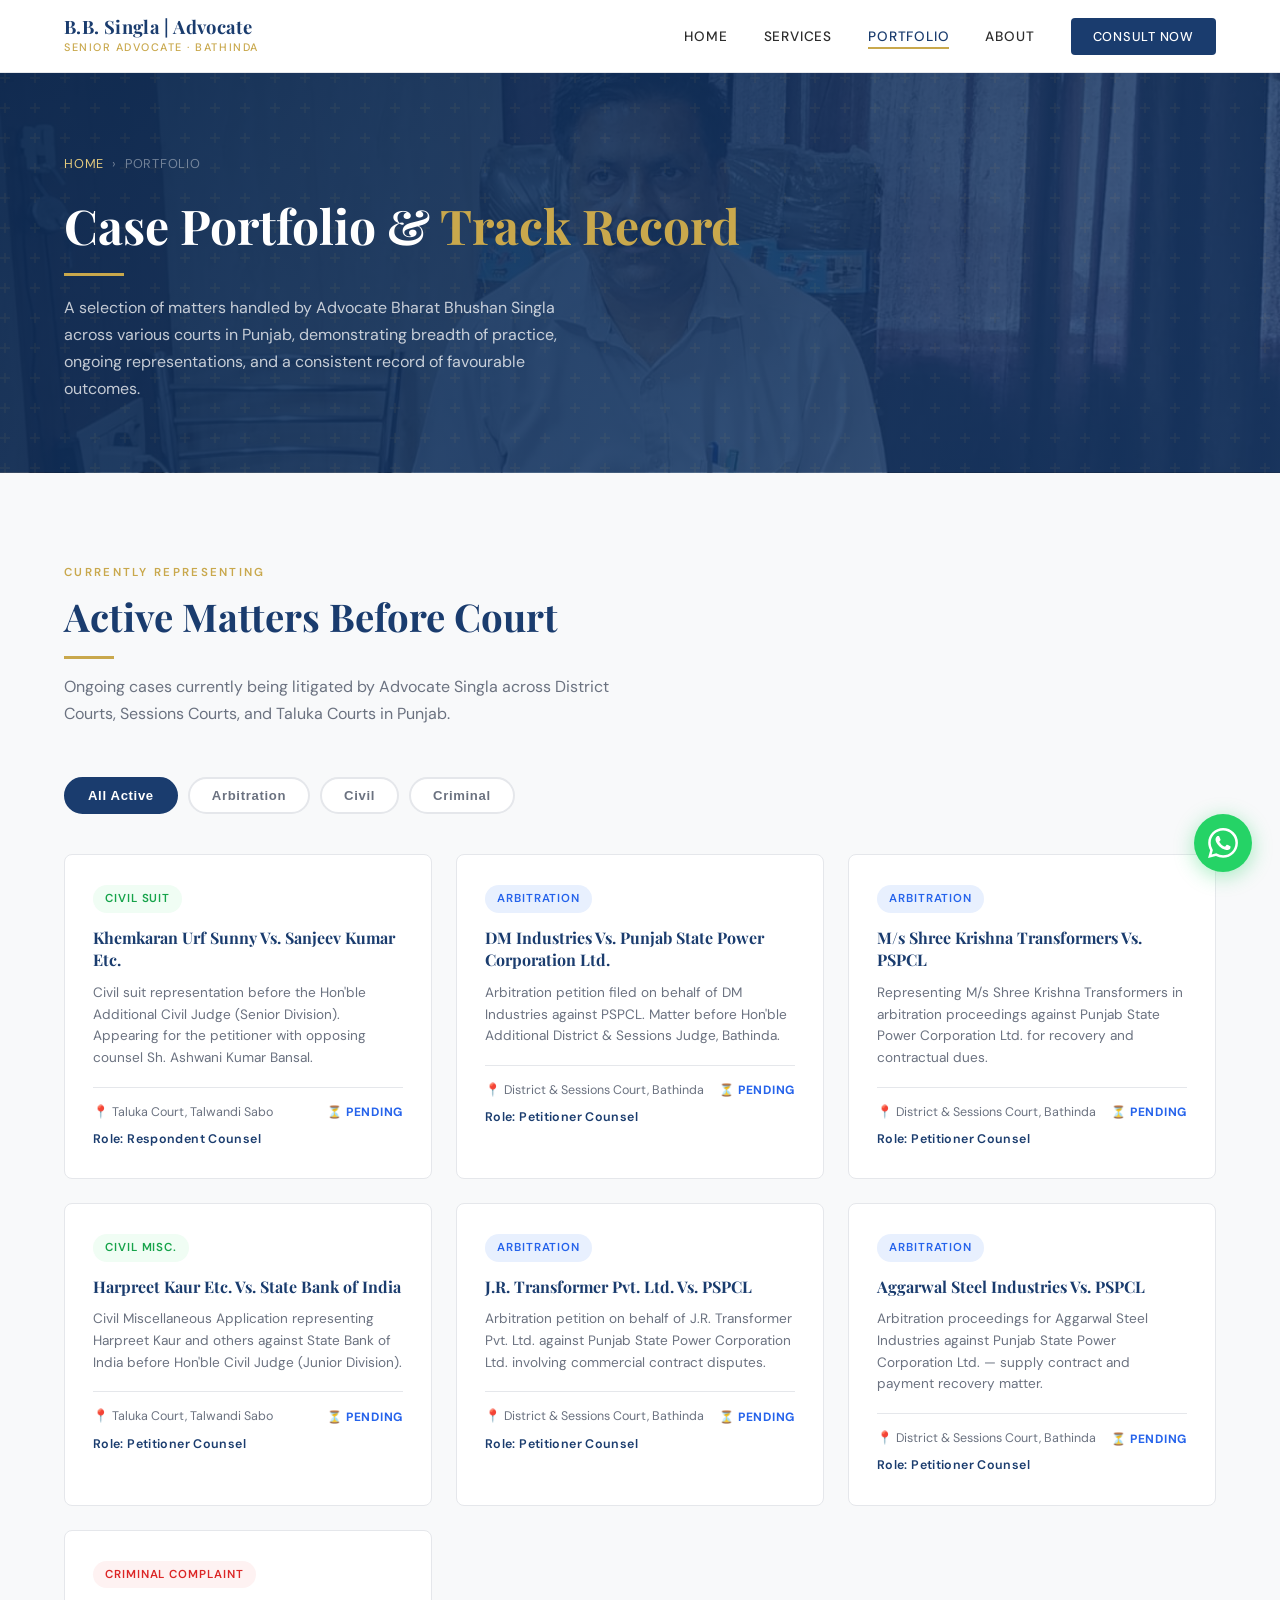
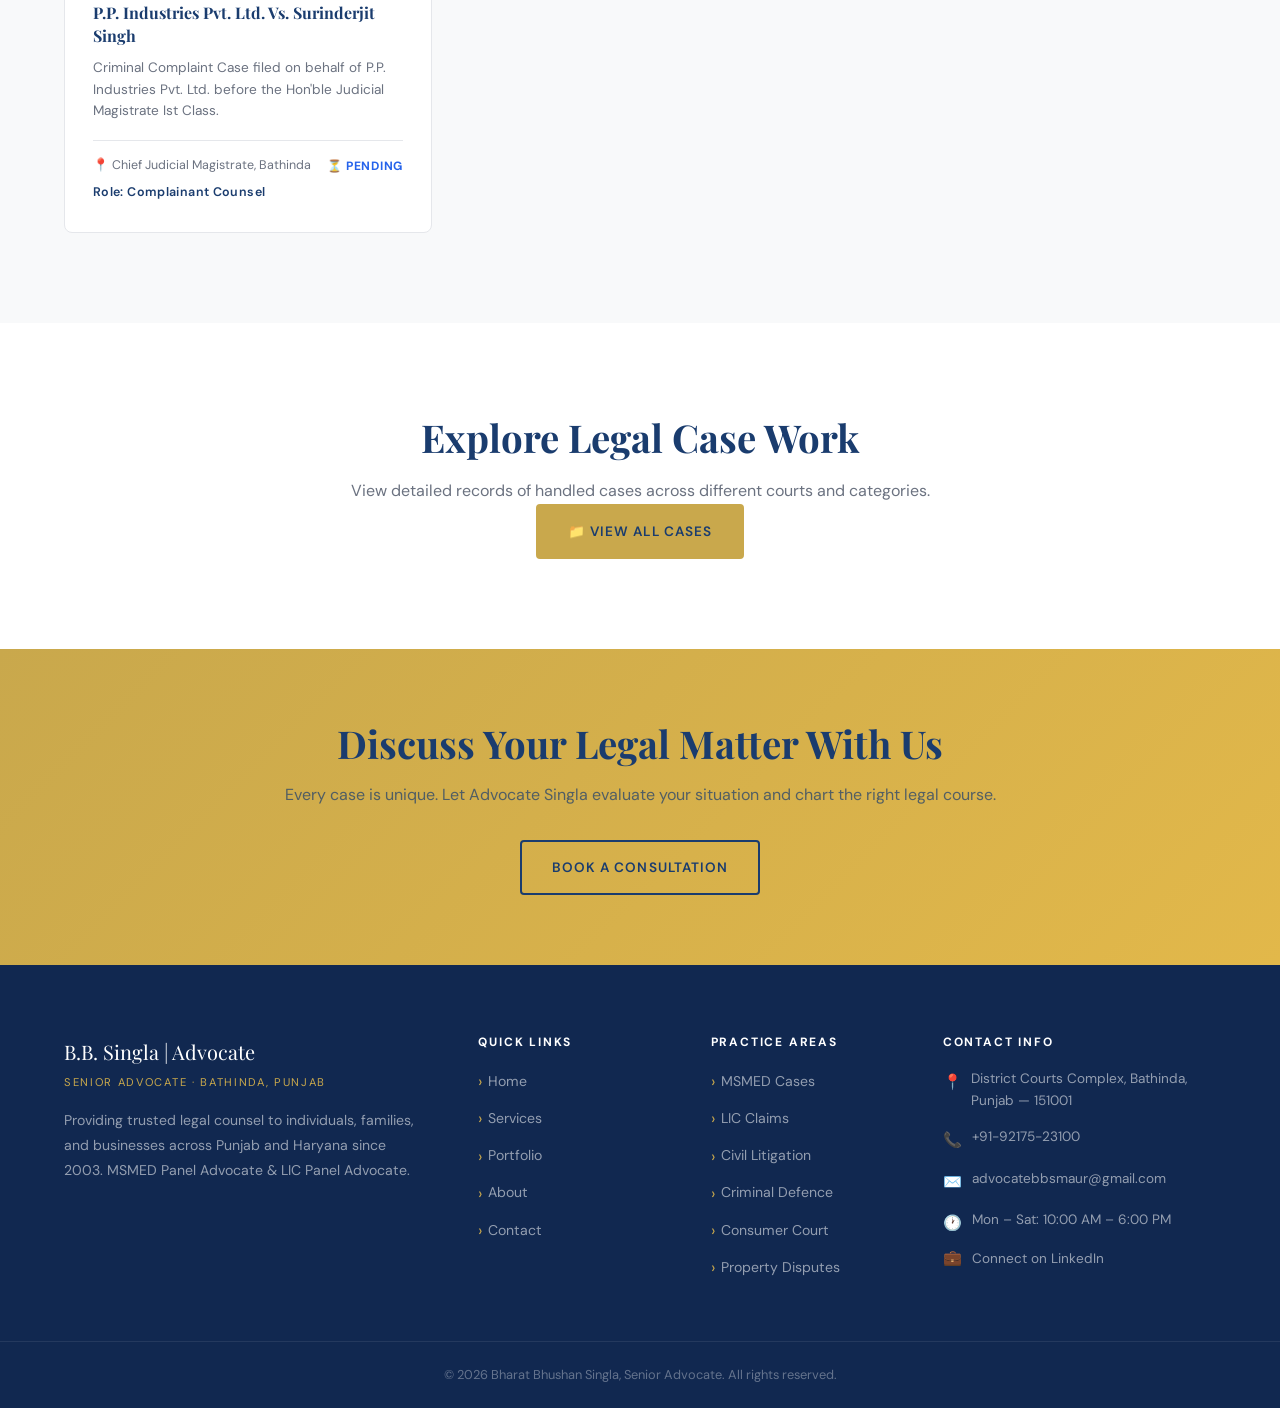
<file: portfolio.html>
<!DOCTYPE html>
<html lang="en-IN">

<head>
  <meta charset="UTF-8" />
  <meta name="viewport" content="width=device-width, initial-scale=1.0" />
  <title>Top Advocate & Lawyers in Bathinda | Case Portfolio</title>
  <meta name="description"
    content="View the case portfolio of Bharat Bhushan Singla, a top advocate in Bathinda. Explore our success in MSME law, civil, criminal, and notary matters in Punjab." />
  <meta name="keywords"
    content="advocates in bathinda, advocate in bathinda, msme lawyer, msmed lawyer, msme lawyer in punjab, mssme lawyer in bathinda, notary public, notary public in bathinda, lawyer in punjab, lawyers in bathinda" />
  <meta name="robots" content="index, follow" />
  <link rel="canonical" href="https://bharatbhushansingla.me/portfolio.html" />

  <meta property="og:title" content="Top Advocate & Lawyers in Bathinda | Case Portfolio" />
  <meta property="og:description"
    content="View the case portfolio of Bharat Bhushan Singla, a top advocate in Bathinda. Explore our success in MSME law, civil, criminal, and notary matters in Punjab." />
  <meta property="og:image" content="https://bharatbhushansingla.me/og-image.jpg" />
  <meta property="og:url" content="https://bharatbhushansingla.me/portfolio.html" />
  <meta property="og:type" content="website" />
  <meta property="og:image:width" content="1200" />
  <meta property="og:image:height" content="630" />

  <meta name="twitter:card" content="summary_large_image" />
  <meta name="twitter:title" content="Top Advocate & Lawyers in Bathinda | Case Portfolio" />
  <meta name="twitter:description"
    content="View the case portfolio of Bharat Bhushan Singla, a top advocate in Bathinda. Explore our success in MSME law, civil, criminal, and notary matters in Punjab." />
  <meta name="twitter:image" content="https://bharatbhushansingla.me/og-image.jpg" />

  <!-- Breadcrumb Schema -->
  <script type="application/ld+json">
  {
    "@context": "https://schema.org",
    "@type": "BreadcrumbList",
    "itemListElement": [
      {
        "@type": "ListItem",
        "position": 1,
        "name": "Home",
        "item": "https://bharatbhushansingla.me/"
      },
      {
        "@type": "ListItem",
        "position": 2,
        "name": "Portfolio",
        "item": "https://bharatbhushansingla.me/portfolio.html"
      }
    ]
  }
  </script>

  <link rel="preconnect" href="https://fonts.googleapis.com" />
  <link rel="preconnect" href="https://fonts.gstatic.com" crossorigin />
  <link
    href="https://fonts.googleapis.com/css2?family=Playfair+Display:ital,wght@0,400;0,600;0,700;0,800;1,400;1,600&family=Cormorant+Garamond:ital,wght@0,300;0,400;0,500;1,300;1,400&family=DM+Sans:wght@300;400;500;600&display=swap"
    rel="stylesheet" />
  <link rel="icon" href="favicon.ico?v=2" type="image/x-icon" />
  <link rel="stylesheet" href="style.css" />
</head>

<body>

  <!-- ======== NAVBAR ======== -->
  <nav class="navbar" role="navigation" aria-label="Main navigation">
    <div class="container nav-inner">
      <a href="/" class="nav-logo" aria-label="B.B. Singla Advocate — Home">
        <span class="logo-name">B.B. Singla | Advocate</span>
        <span class="logo-sub">Senior Advocate · Bathinda</span>
      </a>
      <ul class="nav-links" role="menubar">
        <li role="none"><a href="/" role="menuitem">Home</a></li>
        <li role="none"><a href="services.html" role="menuitem">Services</a></li>
        <li role="none"><a href="portfolio.html" role="menuitem" class="active">Portfolio</a></li>
        <li role="none"><a href="about.html" role="menuitem">About</a></li>
        <li role="none"><a href="contact.html" role="menuitem" class="nav-cta">Consult Now</a></li>
      </ul>
      <button class="hamburger" aria-label="Toggle menu" aria-expanded="false">
        <span></span><span></span><span></span>
      </button>
    </div>
  </nav>

  <!-- ======== PAGE HERO ======== -->
  <header class="page-hero" role="banner">
    <div class="container">
      <nav class="breadcrumb" aria-label="Breadcrumb">
        <a href="/">Home</a>
        <span>›</span>
        <span>Portfolio</span>
      </nav>
      <h1>Case Portfolio &amp; <span style="color:var(--gold)">Track Record</span></h1>
      <div class="hero-accent-line"></div>
      <p>A selection of matters handled by Advocate Bharat Bhushan Singla across various courts in Punjab, demonstrating
        breadth of practice, ongoing representations, and a consistent record of favourable outcomes.</p>
    </div>
  </header>

  <!-- ======== ACTIVE MATTERS (NEW SECTION) ======== -->
  <section aria-labelledby="active-heading" style="background: var(--off-white);">
    <div class="container">
      <div class="section-head">
        <span class="section-label">Currently Representing</span>
        <h2 class="section-title" id="active-heading">Active Matters Before Court</h2>
        <div class="divider"></div>
        <p class="section-desc">Ongoing cases currently being litigated by Advocate Singla across District Courts,
          Sessions Courts, and Taluka Courts in Punjab.</p>
      </div>

      <!-- Filter Tabs for Active Cases -->
      <div class="filter-tabs" role="tablist" aria-label="Filter active cases by category">
        <button class="filter-btn active" data-active-filter="all" role="tab" aria-selected="true">All Active</button>
        <button class="filter-btn" data-active-filter="arbitration" role="tab"
          aria-selected="false">Arbitration</button>
        <button class="filter-btn" data-active-filter="civil" role="tab" aria-selected="false">Civil</button>
        <button class="filter-btn" data-active-filter="criminal" role="tab" aria-selected="false">Criminal</button>
      </div>

      <!-- Active Cases Grid -->
      <div class="cases-grid" role="list">

        <!-- Active 1 -->
        <article class="case-card" data-active-category="civil" role="listitem">
          <span class="case-badge badge-civil">Civil Suit</span>
          <h3 class="case-title">Khemkaran Urf Sunny Vs. Sanjeev Kumar Etc.</h3>
          <p style="font-size:0.85rem;color:var(--mid-gray);line-height:1.6;">
            Civil suit representation before the Hon'ble Additional Civil Judge (Senior Division).
            Appearing for the petitioner with opposing counsel Sh. Ashwani Kumar Bansal.
          </p>
          <div class="case-meta">
            <span class="case-court">📍 Taluka Court, Talwandi Sabo</span>
            <span class="case-outcome outcome-pending">⏳ Pending</span>
          </div>
          <div class="case-year">Role: Respondent Counsel</div>
        </article>

        <!-- Active 2 -->
        <article class="case-card" data-active-category="arbitration" role="listitem">
          <span class="case-badge badge-msmed">Arbitration</span>
          <h3 class="case-title">DM Industries Vs. Punjab State Power Corporation Ltd.</h3>
          <p style="font-size:0.85rem;color:var(--mid-gray);line-height:1.6;">
            Arbitration petition filed on behalf of DM Industries against PSPCL.
            Matter before Hon'ble Additional District &amp; Sessions Judge, Bathinda.
          </p>
          <div class="case-meta">
            <span class="case-court">📍 District &amp; Sessions Court, Bathinda</span>
            <span class="case-outcome outcome-pending">⏳ Pending</span>
          </div>
          <div class="case-year">Role: Petitioner Counsel</div>
        </article>

        <!-- Active 3 -->
        <article class="case-card" data-active-category="arbitration" role="listitem">
          <span class="case-badge badge-msmed">Arbitration</span>
          <h3 class="case-title">M/s Shree Krishna Transformers Vs. PSPCL</h3>
          <p style="font-size:0.85rem;color:var(--mid-gray);line-height:1.6;">
            Representing M/s Shree Krishna Transformers in arbitration proceedings
            against Punjab State Power Corporation Ltd. for recovery and contractual dues.
          </p>
          <div class="case-meta">
            <span class="case-court">📍 District &amp; Sessions Court, Bathinda</span>
            <span class="case-outcome outcome-pending">⏳ Pending</span>
          </div>
          <div class="case-year">Role: Petitioner Counsel</div>
        </article>

        <!-- Active 4 -->
        <article class="case-card" data-active-category="civil" role="listitem">
          <span class="case-badge badge-civil">Civil Misc.</span>
          <h3 class="case-title">Harpreet Kaur Etc. Vs. State Bank of India</h3>
          <p style="font-size:0.85rem;color:var(--mid-gray);line-height:1.6;">
            Civil Miscellaneous Application representing Harpreet Kaur and others against
            State Bank of India before Hon'ble Civil Judge (Junior Division).
          </p>
          <div class="case-meta">
            <span class="case-court">📍 Taluka Court, Talwandi Sabo</span>
            <span class="case-outcome outcome-pending">⏳ Pending</span>
          </div>
          <div class="case-year">Role: Petitioner Counsel</div>
        </article>

        <!-- Active 5 -->
        <article class="case-card" data-active-category="arbitration" role="listitem">
          <span class="case-badge badge-msmed">Arbitration</span>
          <h3 class="case-title">J.R. Transformer Pvt. Ltd. Vs. PSPCL</h3>
          <p style="font-size:0.85rem;color:var(--mid-gray);line-height:1.6;">
            Arbitration petition on behalf of J.R. Transformer Pvt. Ltd. against
            Punjab State Power Corporation Ltd. involving commercial contract disputes.
          </p>
          <div class="case-meta">
            <span class="case-court">📍 District &amp; Sessions Court, Bathinda</span>
            <span class="case-outcome outcome-pending">⏳ Pending</span>
          </div>
          <div class="case-year">Role: Petitioner Counsel</div>
        </article>

        <!-- Active 6 -->
        <article class="case-card" data-active-category="arbitration" role="listitem">
          <span class="case-badge badge-msmed">Arbitration</span>
          <h3 class="case-title">Aggarwal Steel Industries Vs. PSPCL</h3>
          <p style="font-size:0.85rem;color:var(--mid-gray);line-height:1.6;">
            Arbitration proceedings for Aggarwal Steel Industries against Punjab
            State Power Corporation Ltd. — supply contract and payment recovery matter.
          </p>
          <div class="case-meta">
            <span class="case-court">📍 District &amp; Sessions Court, Bathinda</span>
            <span class="case-outcome outcome-pending">⏳ Pending</span>
          </div>
          <div class="case-year">Role: Petitioner Counsel</div>
        </article>

        <!-- Active 7 -->
        <article class="case-card" data-active-category="criminal" role="listitem">
          <span class="case-badge badge-criminal">Criminal Complaint</span>
          <h3 class="case-title">P.P. Industries Pvt. Ltd. Vs. Surinderjit Singh</h3>
          <p style="font-size:0.85rem;color:var(--mid-gray);line-height:1.6;">
            Criminal Complaint Case filed on behalf of P.P. Industries Pvt. Ltd.
            before the Hon'ble Judicial Magistrate Ist Class.
          </p>
          <div class="case-meta">
            <span class="case-court">📍 Chief Judicial Magistrate, Bathinda</span>
            <span class="case-outcome outcome-pending">⏳ Pending</span>
          </div>
          <div class="case-year">Role: Complainant Counsel</div>
        </article>

      </div>
    </div>
  </section>


  <!-- ===== VIEW ALL CASES CTA ===== -->
  <section class="view-cases-section">
    <div class="container" style="text-align:center;">

      <h2 class="section-title">Explore Legal Case Work</h2>
      <p class="section-subtitle">
        View detailed records of handled cases across different courts and categories.
      </p>

      <a href="cases.html" class="btn btn-primary btn-lg view-cases-btn">
        📁 View All Cases
      </a>

    </div>
  </section>

  <!-- ======== CTA BAND ======== -->
  <section class="cta-band" aria-label="Call to action">
    <div class="container">
      <h2>Discuss Your Legal Matter With Us</h2>
      <p>Every case is unique. Let Advocate Singla evaluate your situation and chart the right legal course.</p>
      <a href="contact.html" class="btn btn-outline">Book a Consultation</a>
    </div>
  </section>

  <!-- ======== FOOTER ======== -->
  <footer class="footer" role="contentinfo">
    <div class="container">
      <div class="footer-grid">
        <div class="footer-brand">
          <span class="logo-name">B.B. Singla | Advocate</span>
          <span class="logo-sub">Senior Advocate · Bathinda, Punjab</span>
          <p>
            Providing trusted legal counsel to individuals, families, and businesses
            across Punjab and Haryana since 2003. MSMED Panel Advocate & LIC Panel Advocate.
          </p>
        </div>

        <div class="footer-col">
          <h4>Quick Links</h4>
          <ul>
            <li><a href="/">Home</a></li>
            <li><a href="services.html">Services</a></li>
            <li><a href="portfolio.html">Portfolio</a></li>
            <li><a href="about.html">About</a></li>
            <li><a href="contact.html">Contact</a></li>
          </ul>
        </div>

        <div class="footer-col">
          <h4>Practice Areas</h4>
          <ul>
            <li><a href="services.html">MSMED Cases</a></li>
            <li><a href="services.html">LIC Claims</a></li>
            <li><a href="services.html">Civil Litigation</a></li>
            <li><a href="services.html">Criminal Defence</a></li>
            <li><a href="services.html">Consumer Court</a></li>
            <li><a href="services.html">Property Disputes</a></li>
          </ul>
        </div>

        <div class="footer-col">
          <h4>Contact Info</h4>
          <div class="footer-contact-item">
            <span class="fci-icon">📍</span>
            <span class="fci-text">
              <a href="https://www.google.com/maps/search/?api=1&query=Advocate+Bharat+Bhushan+Singla+Bathinda"
                target="_blank">
                District Courts Complex, Bathinda, Punjab — 151001
              </a>
            </span>
          </div>
          <div class="footer-contact-item">
            <span class="fci-icon">📞</span>
            <span class="fci-text"><a href="tel:+919217523100">+91-92175-23100</a></span>
          </div>
          <div class="footer-contact-item">
            <span class="fci-icon">✉️</span>
            <span class="fci-text">
              <a href="https://mail.google.com/mail/?view=cm&fs=1&to=advocatebbsmaur@gmail.com&su=Legal%20Consultation&body=Hello%20Sir,%0A%0AI%20would%20like%20to%20consult%20regarding%20a%20legal%20matter."
                target="_blank">
                advocatebbsmaur@gmail.com
              </a>
            </span>
          </div>
          <div class="footer-contact-item">
            <span class="fci-icon">🕐</span>
            <span class="fci-text"><time>Mon – Sat: 10:00 AM – 6:00 PM</time></span>
          </div>
          <div class="footer-contact-item" style="align-items: center;">
            <span class="fci-icon" style="margin-top: 0; line-height: 1;">💼</span>
            <span class="fci-text" style="line-height: 1;">
              <a href="https://www.linkedin.com/in/bharat-bhushan-singla-141baa401/" target="_blank">Connect on
                LinkedIn</a>
            </span>
          </div>
        </div>
      </div>
    </div>

    <div class="footer-bottom">
      <div class="container" style="text-align: center;">
        <p>© 2026 Bharat Bhushan Singla, Senior Advocate. All rights reserved.</p>
      </div>
    </div>
  </footer>

  <!-- ======== WHATSAPP BUTTON ======== -->
  <a class="whatsapp-btn" href="https://wa.me/919217523100?text=Hello%2C%20I%20need%20legal%20assistance."
    target="_blank" rel="noopener noreferrer" aria-label="Chat on WhatsApp">
    <span class="whatsapp-tooltip">Chat on WhatsApp</span>
    <svg viewBox="0 0 24 24" fill="currentColor">
      <path
        d="M17.472 14.382c-.297-.149-1.758-.867-2.03-.967-.273-.099-.471-.148-.67.15-.197.297-.767.966-.94 1.164-.173.199-.347.223-.644.075-.297-.15-1.255-.463-2.39-1.475-.883-.788-1.48-1.761-1.653-2.059-.173-.297-.018-.458.13-.606.134-.133.298-.347.446-.52.149-.174.198-.298.298-.497.099-.198.05-.371-.025-.52-.075-.149-.669-1.612-.916-2.207-.242-.579-.487-.5-.669-.51a12.8 12.8 0 0 0-.57-.01c-.198 0-.52.074-.792.372-.272.297-1.04 1.016-1.04 2.479 0 1.462 1.065 2.875 1.213 3.074.149.198 2.096 3.2 5.077 4.487.709.306 1.262.489 1.694.625.712.227 1.36.195 1.871.118.571-.085 1.758-.719 2.006-1.413.248-.694.248-1.289.173-1.413-.074-.124-.272-.198-.57-.347m-5.421 7.403h-.004a9.87 9.87 0 0 1-5.031-1.378l-.361-.214-3.741.982.998-3.648-.235-.374a9.86 9.86 0 0 1-1.51-5.26c.001-5.45 4.436-9.884 9.888-9.884 2.64 0 5.122 1.03 6.988 2.898a9.825 9.825 0 0 1 2.893 6.994c-.003 5.45-4.437 9.884-9.885 9.884m8.413-18.297A11.815 11.815 0 0 0 12.05 0C5.495 0 .16 5.335.157 11.892c0 2.096.547 4.142 1.588 5.945L.057 24l6.305-1.654a11.882 11.882 0 0 0 5.683 1.448h.005c6.554 0 11.89-5.335 11.893-11.893a11.821 11.821 0 0 0-3.48-8.413Z" />
    </svg>
  </a>

  <script src="script.js" defer></script>
</body>

</html>
</file>
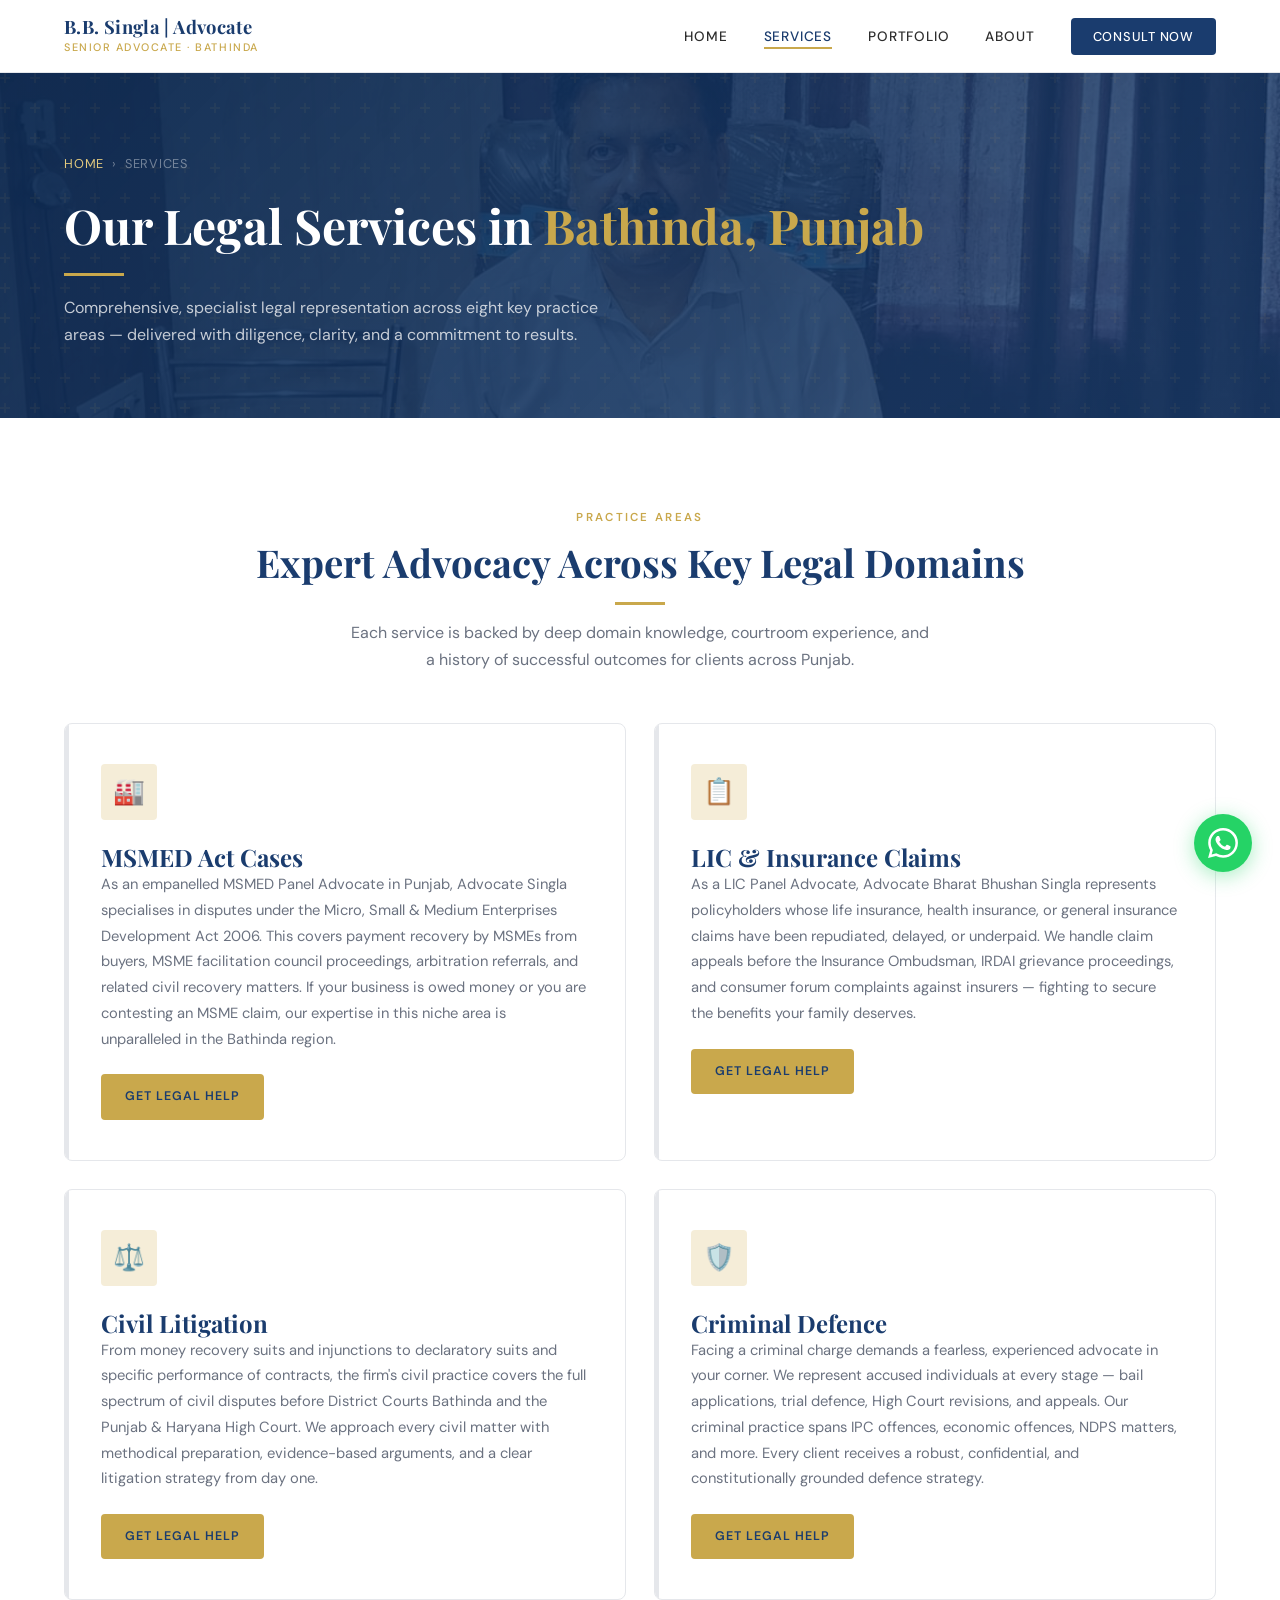
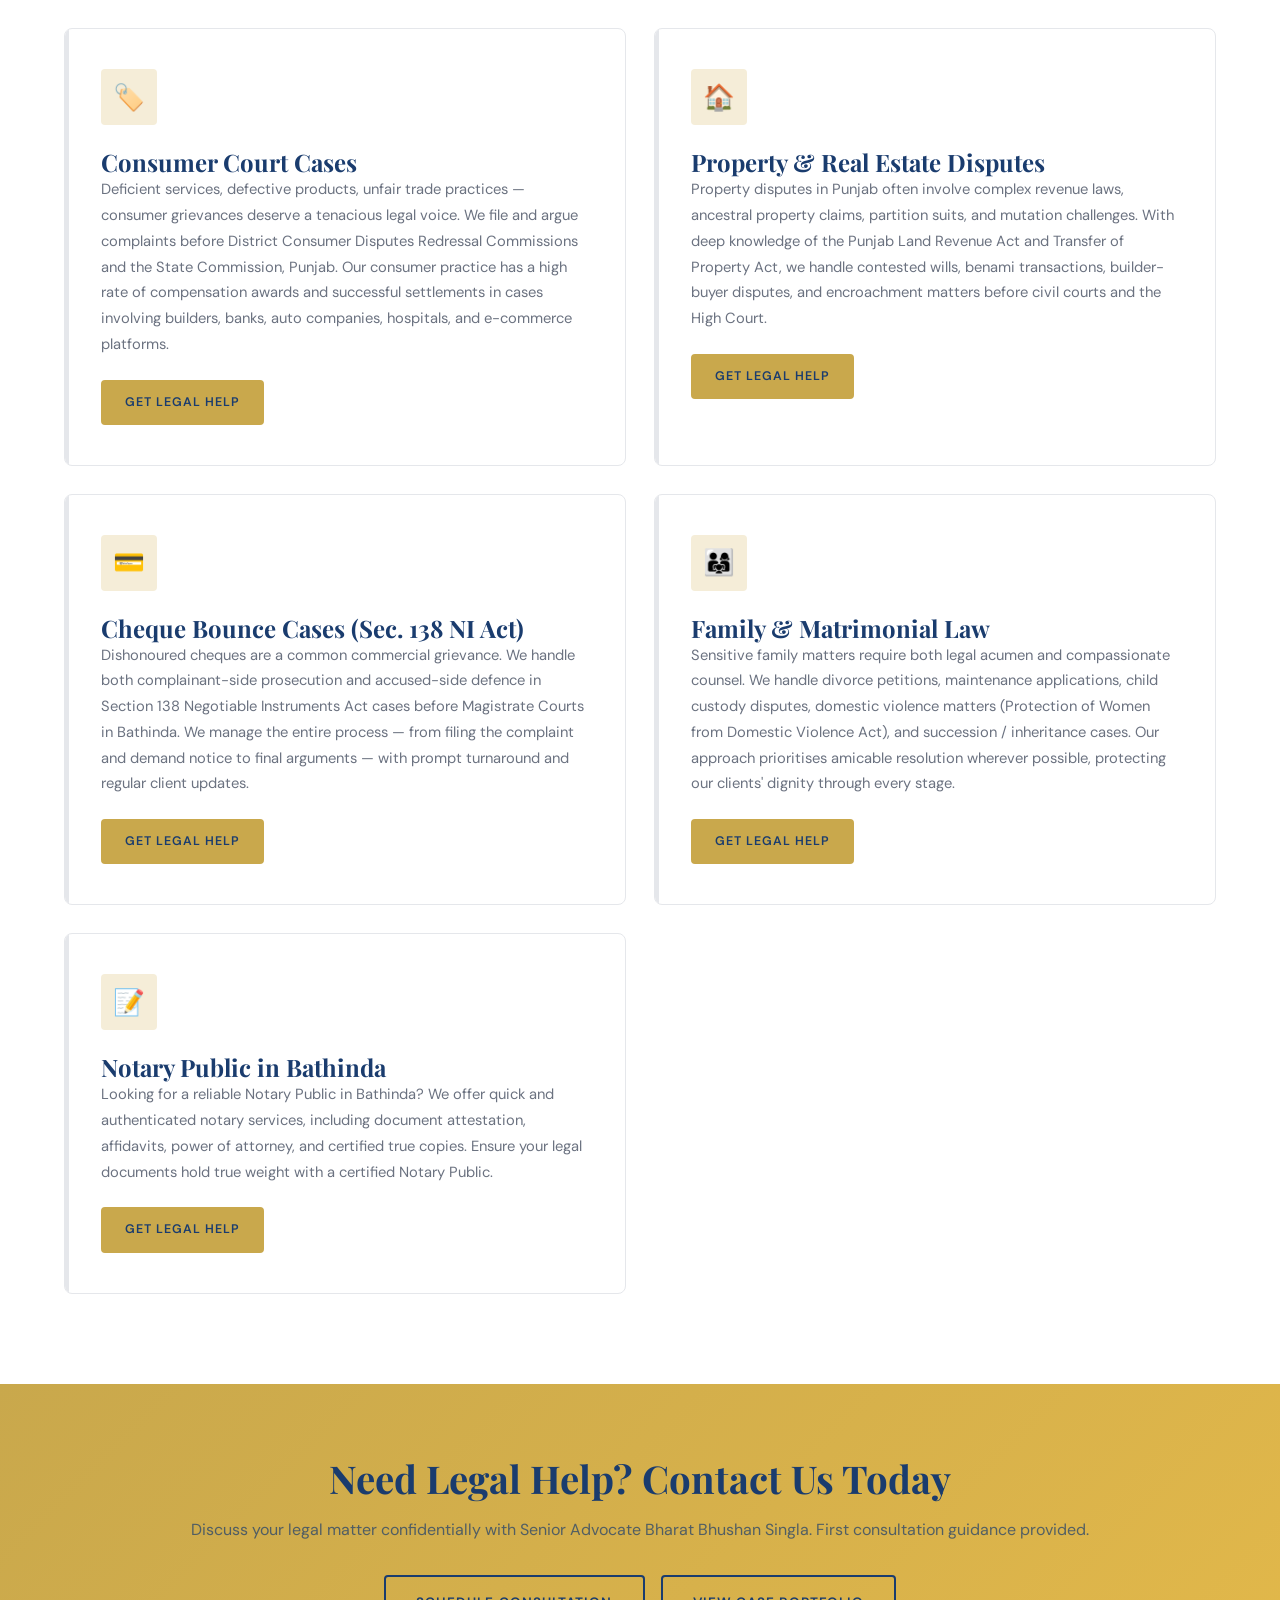
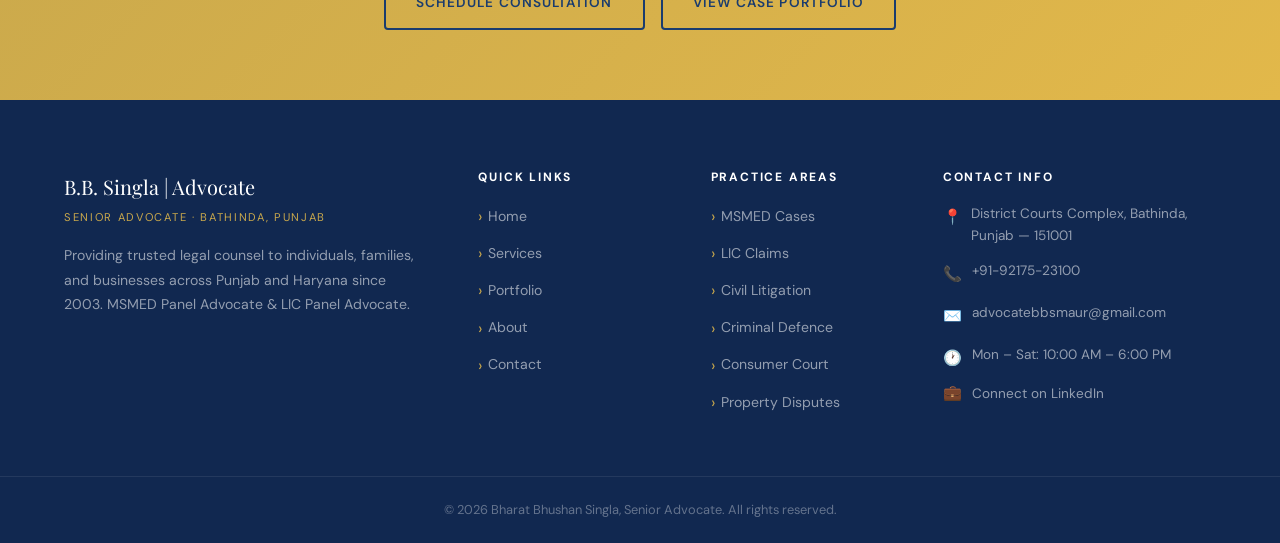
<file: services.html>
<!DOCTYPE html>
<html lang="en-IN">

<head>
  <meta charset="UTF-8" />
  <meta name="viewport" content="width=device-width, initial-scale=1.0" />
  <title>Top Legal Services & MSME Lawyer in Bathinda | Notary Public</title>
  <meta name="description"
    content="Looking for top lawyers in Bathinda? Bharat Bhushan Singla provides expert legal services: MSME lawyer, civil, criminal, and Notary Public in Bathinda." />
  <meta name="keywords"
    content="advocates in bathinda, advocate in bathinda, msme lawyer, msmed lawyer, msme lawyer in punjab, mssme lawyer in bathinda, notary public, notary public in bathinda, lawyer in punjab, lawyers in bathinda" />
  <meta name="robots" content="index, follow" />
  <link rel="canonical" href="https://bharatbhushansingla.me/services.html" />

  <meta property="og:title" content="Top Legal Services & MSME Lawyer in Bathinda | Notary Public" />
  <meta property="og:description"
    content="Looking for top lawyers in Bathinda? Bharat Bhushan Singla provides expert legal services: MSME lawyer, civil, criminal, and Notary Public in Bathinda." />
  <meta property="og:image" content="https://bharatbhushansingla.me/og-image.jpg" />
  <meta property="og:url" content="https://bharatbhushansingla.me/services.html" />
  <meta property="og:type" content="website" />
  <meta property="og:image:width" content="1200" />
  <meta property="og:image:height" content="630" />

  <meta name="twitter:card" content="summary_large_image" />
  <meta name="twitter:title" content="Top Legal Services & MSME Lawyer in Bathinda | Notary Public" />
  <meta name="twitter:description"
    content="Looking for top lawyers in Bathinda? Bharat Bhushan Singla provides expert legal services: MSME lawyer, civil, criminal, and Notary Public in Bathinda." />
  <meta name="twitter:image" content="https://bharatbhushansingla.me/og-image.jpg" />

  <script type="application/ld+json">
  {
    "@context": "https://schema.org",
    "@graph": [
      {
        "@type": "LegalService",
        "name": "Bharat Bhushan Singla — Legal Services & Notary",
        "url": "https://bharatbhushansingla.me/services.html",
        "description": "Legal services in Bathinda Punjab including MSME lawyer, LIC, Civil, Criminal, Consumer Court, Property cases, and Notary Public.",
        "address": {
          "@type": "PostalAddress",
          "addressLocality": "Bathinda",
          "addressRegion": "Punjab",
          "postalCode": "151001",
          "addressCountry": "IN"
        }
      },
      {
        "@type": "FAQPage",
        "mainEntity": [
          {
            "@type": "Question",
            "name": "Do you provide Notary Public services in Bathinda?",
            "acceptedAnswer": {
              "@type": "Answer",
              "text": "Yes, Advocate Bharat Bhushan Singla provides Notary Public services in Bathinda for all your legal document attestation needs."
            }
          },
          {
            "@type": "Question",
            "name": "Are you an MSME lawyer in Punjab?",
            "acceptedAnswer": {
              "@type": "Answer",
              "text": "Yes, we are empaneled MSMED advocates specializing in MSME payment recovery and disputes in Punjab and Bathinda."
            }
          }
        ]
      }
    ]
  }
  </script>
  <!-- Breadcrumb Schema -->
  <script type="application/ld+json">
  {
    "@context": "https://schema.org",
    "@type": "BreadcrumbList",
    "itemListElement": [
      {
        "@type": "ListItem",
        "position": 1,
        "name": "Home",
        "item": "https://bharatbhushansingla.me/"
      },
      {
        "@type": "ListItem",
        "position": 2,
        "name": "Services",
        "item": "https://bharatbhushansingla.me/services.html"
      }
    ]
  }
  </script>

  <link rel="preconnect" href="https://fonts.googleapis.com" />
  <link rel="preconnect" href="https://fonts.gstatic.com" crossorigin />
  <link
    href="https://fonts.googleapis.com/css2?family=Playfair+Display:ital,wght@0,400;0,600;0,700;0,800;1,400;1,600&family=Cormorant+Garamond:ital,wght@0,300;0,400;0,500;1,300;1,400&family=DM+Sans:wght@300;400;500;600&display=swap"
    rel="stylesheet" />
  <link rel="icon" href="favicon.ico?v=2" type="image/x-icon" />
  <link rel="stylesheet" href="style.css" />
</head>

<body>

  <!-- ======== NAVBAR ======== -->
  <nav class="navbar" role="navigation" aria-label="Main navigation">
    <div class="container nav-inner">
      <a href="/" class="nav-logo" aria-label="B.B. Singla Advocate — Home">
        <span class="logo-name">B.B. Singla | Advocate</span>
        <span class="logo-sub">Senior Advocate · Bathinda</span>
      </a>
      <ul class="nav-links" role="menubar">
        <li role="none"><a href="/" role="menuitem">Home</a></li>
        <li role="none"><a href="services.html" role="menuitem" class="active">Services</a></li>
        <li role="none"><a href="portfolio.html" role="menuitem">Portfolio</a></li>
        <li role="none"><a href="about.html" role="menuitem">About</a></li>
        <li role="none"><a href="contact.html" role="menuitem" class="nav-cta">Consult Now</a></li>
      </ul>
      <button class="hamburger" aria-label="Toggle menu" aria-expanded="false">
        <span></span><span></span><span></span>
      </button>
    </div>
  </nav>

  <!-- ======== PAGE HERO ======== -->
  <header class="page-hero" role="banner">
    <div class="container">
      <nav class="breadcrumb" aria-label="Breadcrumb">
        <a href="/">Home</a>
        <span>›</span>
        <span>Services</span>
      </nav>
      <h1>Our Legal Services in <span style="color:var(--gold)">Bathinda, Punjab</span></h1>
      <div class="hero-accent-line"></div>
      <p>Comprehensive, specialist legal representation across eight key practice areas — delivered with diligence,
        clarity, and a commitment to results.</p>
    </div>
  </header>

  <!-- ======== SERVICES GRID ======== -->
  <section aria-labelledby="services-heading">
    <div class="container">
      <div class="section-head center">
        <span class="section-label">Practice Areas</span>
        <h2 class="section-title" id="services-heading">Expert Advocacy Across Key Legal Domains</h2>
        <div class="divider center"></div>
        <p class="section-desc">Each service is backed by deep domain knowledge, courtroom experience, and a history of
          successful outcomes for clients across Punjab.</p>
      </div>

      <div class="services-grid">
        <!-- 1 -->
        <article class="service-card" aria-label="MSMED Act Cases">
          <div class="card-icon" aria-hidden="true">🏭</div>
          <h2>MSMED Act Cases</h2>
          <p>
            As an empanelled MSMED Panel Advocate in Punjab, Advocate Singla specialises in
            disputes under the Micro, Small &amp; Medium Enterprises Development Act 2006.
            This covers payment recovery by MSMEs from buyers, MSME facilitation council
            proceedings, arbitration referrals, and related civil recovery matters. If your
            business is owed money or you are contesting an MSME claim, our expertise in
            this niche area is unparalleled in the Bathinda region.
          </p>
          <a href="contact.html" class="btn btn-sm btn-primary">Get Legal Help</a>
        </article>

        <!-- 2 -->
        <article class="service-card" aria-label="LIC and Insurance Claims">
          <div class="card-icon" aria-hidden="true">📋</div>
          <h2>LIC &amp; Insurance Claims</h2>
          <p>
            As a LIC Panel Advocate, Advocate Bharat Bhushan Singla represents policyholders
            whose life insurance, health insurance, or general insurance claims have been
            repudiated, delayed, or underpaid. We handle claim appeals before the Insurance
            Ombudsman, IRDAI grievance proceedings, and consumer forum complaints against
            insurers — fighting to secure the benefits your family deserves.
          </p>
          <a href="contact.html" class="btn btn-sm btn-primary">Get Legal Help</a>
        </article>

        <!-- 3 -->
        <article class="service-card" aria-label="Civil Litigation">
          <div class="card-icon" aria-hidden="true">⚖️</div>
          <h2>Civil Litigation</h2>
          <p>
            From money recovery suits and injunctions to declaratory suits and specific
            performance of contracts, the firm's civil practice covers the full spectrum
            of civil disputes before District Courts Bathinda and the Punjab &amp; Haryana
            High Court. We approach every civil matter with methodical preparation,
            evidence-based arguments, and a clear litigation strategy from day one.
          </p>
          <a href="contact.html" class="btn btn-sm btn-primary">Get Legal Help</a>
        </article>

        <!-- 4 -->
        <article class="service-card" aria-label="Criminal Defence">
          <div class="card-icon" aria-hidden="true">🛡️</div>
          <h2>Criminal Defence</h2>
          <p>
            Facing a criminal charge demands a fearless, experienced advocate in your corner.
            We represent accused individuals at every stage — bail applications, trial defence,
            High Court revisions, and appeals. Our criminal practice spans IPC offences,
            economic offences, NDPS matters, and more. Every client receives a robust,
            confidential, and constitutionally grounded defence strategy.
          </p>
          <a href="contact.html" class="btn btn-sm btn-primary">Get Legal Help</a>
        </article>

        <!-- 5 -->
        <article class="service-card" aria-label="Consumer Court Cases">
          <div class="card-icon" aria-hidden="true">🏷️</div>
          <h2>Consumer Court Cases</h2>
          <p>
            Deficient services, defective products, unfair trade practices — consumer
            grievances deserve a tenacious legal voice. We file and argue complaints before
            District Consumer Disputes Redressal Commissions and the State Commission,
            Punjab. Our consumer practice has a high rate of compensation awards and
            successful settlements in cases involving builders, banks, auto companies,
            hospitals, and e-commerce platforms.
          </p>
          <a href="contact.html" class="btn btn-sm btn-primary">Get Legal Help</a>
        </article>

        <!-- 6 -->
        <article class="service-card" aria-label="Property and Real Estate Disputes">
          <div class="card-icon" aria-hidden="true">🏠</div>
          <h2>Property &amp; Real Estate Disputes</h2>
          <p>
            Property disputes in Punjab often involve complex revenue laws, ancestral
            property claims, partition suits, and mutation challenges. With deep knowledge
            of the Punjab Land Revenue Act and Transfer of Property Act, we handle
            contested wills, benami transactions, builder-buyer disputes, and
            encroachment matters before civil courts and the High Court.
          </p>
          <a href="contact.html" class="btn btn-sm btn-primary">Get Legal Help</a>
        </article>

        <!-- 7 -->
        <article class="service-card" aria-label="Cheque Bounce Cases Section 138">
          <div class="card-icon" aria-hidden="true">💳</div>
          <h2>Cheque Bounce Cases (Sec. 138 NI Act)</h2>
          <p>
            Dishonoured cheques are a common commercial grievance. We handle both
            complainant-side prosecution and accused-side defence in Section 138 Negotiable
            Instruments Act cases before Magistrate Courts in Bathinda. We manage the entire
            process — from filing the complaint and demand notice to final arguments —
            with prompt turnaround and regular client updates.
          </p>
          <a href="contact.html" class="btn btn-sm btn-primary">Get Legal Help</a>
        </article>

        <!-- 8 -->
        <article class="service-card" aria-label="Family and Matrimonial Law">
          <div class="card-icon" aria-hidden="true">👨‍👩‍👧</div>
          <h2>Family &amp; Matrimonial Law</h2>
          <p>
            Sensitive family matters require both legal acumen and compassionate counsel.
            We handle divorce petitions, maintenance applications, child custody disputes,
            domestic violence matters (Protection of Women from Domestic Violence Act),
            and succession / inheritance cases. Our approach prioritises amicable resolution
            wherever possible, protecting our clients' dignity through every stage.
          </p>
          <a href="contact.html" class="btn btn-sm btn-primary">Get Legal Help</a>
        </article>

        <!-- 9 -->
        <article class="service-card" aria-label="Notary Public in Bathinda">
          <div class="card-icon" aria-hidden="true">📝</div>
          <h2>Notary Public in Bathinda</h2>
          <p>
            Looking for a reliable Notary Public in Bathinda? We offer quick and authenticated notary services, 
            including document attestation, affidavits, power of attorney, and certified true copies. 
            Ensure your legal documents hold true weight with a certified Notary Public.
          </p>
          <a href="contact.html" class="btn btn-sm btn-primary">Get Legal Help</a>
        </article>
      </div>
    </div>
  </section>

  <!-- ======== CTA BAND ======== -->
  <section class="cta-band" aria-label="Call to action">
    <div class="container">
      <h2>Need Legal Help? Contact Us Today</h2>
      <p>Discuss your legal matter confidentially with Senior Advocate Bharat Bhushan Singla. First consultation
        guidance provided.</p>
      <div style="display:flex;gap:16px;justify-content:center;flex-wrap:wrap;">
        <a href="contact.html" class="btn btn-outline">Schedule Consultation</a>
        <a href="portfolio.html" class="btn btn-outline">View Case Portfolio</a>
      </div>
    </div>
  </section>

  <!-- ======== FOOTER ======== -->
  <footer class="footer" role="contentinfo">
    <div class="container">
      <div class="footer-grid">

        <!-- BRAND -->
        <div class="footer-brand">
          <span class="logo-name">B.B. Singla | Advocate</span>
          <span class="logo-sub">Senior Advocate · Bathinda, Punjab</span>

          <p>
            Providing trusted legal counsel to individuals, families, and businesses
            across Punjab and Haryana since 2003. MSMED Panel Advocate & LIC Panel Advocate.
          </p>
        </div>

        <!-- QUICK LINKS -->
        <div class="footer-col">
          <h4>Quick Links</h4>
          <ul>
            <li><a href="/">Home</a></li>
            <li><a href="services.html">Services</a></li>
            <li><a href="portfolio.html">Portfolio</a></li>
            <li><a href="about.html">About</a></li>
            <li><a href="contact.html">Contact</a></li>
          </ul>
        </div>

        <!-- PRACTICE AREAS -->
        <div class="footer-col">
          <h4>Practice Areas</h4>
          <ul>
            <li><a href="services.html">MSMED Cases</a></li>
            <li><a href="services.html">LIC Claims</a></li>
            <li><a href="services.html">Civil Litigation</a></li>
            <li><a href="services.html">Criminal Defence</a></li>
            <li><a href="services.html">Consumer Court</a></li>
            <li><a href="services.html">Property Disputes</a></li>
          </ul>
        </div>

        <!-- CONTACT INFO -->
        <div class="footer-col">
          <h4>Contact Info</h4>

          <!-- ADDRESS -->
          <div class="footer-contact-item">
            <span class="fci-icon">📍</span>
            <span class="fci-text">
              <a href="https://www.google.com/maps/search/?api=1&query=Advocate+Bharat+Bhushan+Singla+Bathinda"
                target="_blank">
                District Courts Complex, Bathinda, Punjab — 151001
              </a>
            </span>
          </div>

          <!-- PHONE -->
          <div class="footer-contact-item">
            <span class="fci-icon">📞</span>
            <span class="fci-text">
              <a href="tel:+919217523100">+91-92175-23100</a>
            </span>
          </div>

          <!-- EMAIL -->
          <div class="footer-contact-item">
            <span class="fci-icon">✉️</span>
            <span class="fci-text">
              <a href="https://mail.google.com/mail/?view=cm&fs=1&to=advocatebbsmaur@gmail.com&su=Legal%20Consultation&body=Hello%20Sir,%0A%0AI%20would%20like%20to%20consult%20regarding%20a%20legal%20matter."
                target="_blank">
                advocatebbsmaur@gmail.com
              </a>
            </span>
          </div>

          <!-- TIME -->
          <div class="footer-contact-item">
            <span class="fci-icon">🕐</span>
            <span class="fci-text">
              <time>Mon – Sat: 10:00 AM – 6:00 PM</time>
            </span>
          </div>

          <div class="footer-contact-item" style="align-items: center;">
            <span class="fci-icon" style="margin-top: 0; line-height: 1;">💼</span>
            <span class="fci-text" style="line-height: 1;">
              <a href="https://www.linkedin.com/in/bharat-bhushan-singla-141baa401/" target="_blank">Connect on
                LinkedIn</a>
            </span>
          </div>

        </div>
      </div>
    </div>

    <!-- BOTTOM -->
    <div class="footer-bottom">
      <div class="container" style="text-align: center;">
        <p>© 2026 Bharat Bhushan Singla, Senior Advocate. All rights reserved.</p>
      </div>
    </div>
  </footer>

  <!-- ======== WHATSAPP BUTTON ======== -->
  <a class="whatsapp-btn" href="https://wa.me/919217523100?text=Hello%2C%20I%20need%20legal%20assistance."
    target="_blank" rel="noopener noreferrer" aria-label="Chat on WhatsApp">

    <span class="whatsapp-tooltip">Chat on WhatsApp</span>

    <svg viewBox="0 0 24 24" fill="currentColor">
      <path
        d="M17.472 14.382c-.297-.149-1.758-.867-2.03-.967-.273-.099-.471-.148-.67.15-.197.297-.767.966-.94 1.164-.173.199-.347.223-.644.075-.297-.15-1.255-.463-2.39-1.475-.883-.788-1.48-1.761-1.653-2.059-.173-.297-.018-.458.13-.606.134-.133.298-.347.446-.52.149-.174.198-.298.298-.497.099-.198.05-.371-.025-.52-.075-.149-.669-1.612-.916-2.207-.242-.579-.487-.5-.669-.51a12.8 12.8 0 0 0-.57-.01c-.198 0-.52.074-.792.372-.272.297-1.04 1.016-1.04 2.479 0 1.462 1.065 2.875 1.213 3.074.149.198 2.096 3.2 5.077 4.487.709.306 1.262.489 1.694.625.712.227 1.36.195 1.871.118.571-.085 1.758-.719 2.006-1.413.248-.694.248-1.289.173-1.413-.074-.124-.272-.198-.57-.347m-5.421 7.403h-.004a9.87 9.87 0 0 1-5.031-1.378l-.361-.214-3.741.982.998-3.648-.235-.374a9.86 9.86 0 0 1-1.51-5.26c.001-5.45 4.436-9.884 9.888-9.884 2.64 0 5.122 1.03 6.988 2.898a9.825 9.825 0 0 1 2.893 6.994c-.003 5.45-4.437 9.884-9.885 9.884m8.413-18.297A11.815 11.815 0 0 0 12.05 0C5.495 0 .16 5.335.157 11.892c0 2.096.547 4.142 1.588 5.945L.057 24l6.305-1.654a11.882 11.882 0 0 0 5.683 1.448h.005c6.554 0 11.89-5.335 11.893-11.893a11.821 11.821 0 0 0-3.48-8.413Z" />
    </svg>
  </a>

  <script src="script.js" defer></script>
</file>
<file: style.css>
/* ============================================================
   BHARAT BHUSHAN SINGLA — SENIOR ADVOCATE
   style.css — Shared Stylesheet
   ============================================================ */

@import url('https://fonts.googleapis.com/css2?family=Playfair+Display:ital,wght@0,400;0,600;0,700;0,800;1,400;1,600&family=Cormorant+Garamond:ital,wght@0,300;0,400;0,500;1,300;1,400&family=DM+Sans:wght@300;400;500;600&display=swap');

/* ---- CSS Variables ---- */
:root {
  --navy:      #1a3c6e;
  --navy-dark: #112850;
  --navy-mid:  #234f8c;
  --gold:      #c9a84c;
  --gold-light:#e2c97e;
  --gold-pale: #f5edd8;
  --white:     #ffffff;
  --off-white: #f8f9fa;
  --warm-gray: #f2ede5;
  --charcoal:  #2d2d2d;
  --mid-gray:  #6b7280;
  --light-gray:#e5e7eb;
  --success:   #2e7d52;
  --shadow-sm: 0 2px 8px rgba(26,60,110,0.08);
  --shadow-md: 0 6px 24px rgba(26,60,110,0.12);
  --shadow-lg: 0 16px 48px rgba(26,60,110,0.16);
  --radius:    4px;
  --radius-lg: 8px;
  --transition: 0.3s cubic-bezier(0.4,0,0.2,1);
}

/* ---- Reset & Base ---- */
*, *::before, *::after { box-sizing: border-box; margin: 0; padding: 0; }

html {
  scroll-behavior: smooth;
  font-size: 16px;
  overflow-x: hidden;
}

body {
  font-family: 'DM Sans', sans-serif;
  color: var(--charcoal);
  background: var(--white);
  line-height: 1.7;
  overflow-x: hidden;
}

img { max-width: 100%; display: block; }
a  { color: inherit; text-decoration: none; }
ul { list-style: none; }

h1,h2,h3,h4,h5 {
  font-family: 'Playfair Display', serif;
  line-height: 1.25;
  color: var(--navy);
}

p { color: var(--mid-gray); }

.container {
  width: 90%;
  max-width: 1160px;
  margin: 0 auto;
}

section { padding: 90px 0; }

/* ============================================================
   NAVBAR
   ============================================================ */
.navbar {
  position: sticky;
  top: 0;
  z-index: 1000;
  background: var(--white);
  border-bottom: 1px solid var(--light-gray);
  box-shadow: var(--shadow-sm);
  transition: box-shadow var(--transition);
}

.nav-inner {
  display: flex;
  align-items: center;
  justify-content: space-between;
  height: 72px;
}

.nav-logo {
  display: flex;
  flex-direction: column;
}

.nav-logo .logo-name {
  font-family: 'Playfair Display', serif;
  font-size: 1.15rem;
  font-weight: 700;
  color: var(--navy);
  letter-spacing: 0.02em;
  line-height: 1.2;
}

.nav-logo .logo-sub {
  font-size: 0.68rem;
  font-weight: 500;
  color: var(--gold);
  letter-spacing: 0.14em;
  text-transform: uppercase;
}

.nav-links {
  display: flex;
  align-items: center;
  gap: 36px;
}

.nav-links a {
  font-size: 0.85rem;
  font-weight: 500;
  color: var(--charcoal);
  letter-spacing: 0.06em;
  text-transform: uppercase;
  position: relative;
  padding-bottom: 2px;
  transition: color var(--transition);
}

.nav-links a::after {
  content: '';
  position: absolute;
  bottom: -2px;
  left: 0;
  width: 0;
  height: 2px;
  background: var(--gold);
  transition: width var(--transition);
}

.nav-links a:hover,
.nav-links a.active {
  color: var(--navy);
}

.nav-links a:hover::after,
.nav-links a.active::after {
  width: 100%;
}

.nav-cta {
  background: var(--navy);
  color: var(--white) !important;
  padding: 10px 22px !important;
  border-radius: var(--radius);
  letter-spacing: 0.06em;
  text-transform: uppercase;
  font-size: 0.8rem !important;
  transition: background var(--transition), transform var(--transition) !important;
}

.nav-cta::after { display: none !important; }

.nav-cta:hover {
  background: var(--gold) !important;
  color: var(--navy) !important;
  transform: translateY(-1px);
}

/* Hamburger */
.hamburger {
  display: none;
  flex-direction: column;
  gap: 5px;
  cursor: pointer;
  padding: 4px;
  background: none;
  border: none;
}

.hamburger span {
  width: 26px;
  height: 2px;
  background: var(--navy);
  border-radius: 2px;
  transition: all var(--transition);
}

.hamburger.open span:nth-child(1) { transform: translateY(7px) rotate(45deg); }
.hamburger.open span:nth-child(2) { opacity: 0; }
.hamburger.open span:nth-child(3) { transform: translateY(-7px) rotate(-45deg); }

/* ============================================================
   PAGE HERO (inner pages)
   ============================================================ */
.page-hero {
  background: linear-gradient(135deg, rgba(11, 40, 80, 0.95) 0%, rgba(26, 60, 110, 0.8) 100%), url('bb.jpeg');
  background-size: cover;
  background-position: center 45%;
  padding: 80px 0 70px;
  position: relative;
  overflow: hidden;
}

.page-hero::before {
  content: '';
  position: absolute;
  inset: 0;
  background: url("data:image/svg+xml,%3Csvg width='60' height='60' viewBox='0 0 60 60' xmlns='http://www.w3.org/2000/svg'%3E%3Cg fill='none' fill-rule='evenodd'%3E%3Cg fill='%23c9a84c' fill-opacity='0.06'%3E%3Cpath d='M36 34v-4h-2v4h-4v2h4v4h2v-4h4v-2h-4zm0-30V0h-2v4h-4v2h4v4h2V6h4V4h-4zM6 34v-4H4v4H0v2h4v4h2v-4h4v-2H6zM6 4V0H4v4H0v2h4v4h2V6h4V4H6z'/%3E%3C/g%3E%3C/g%3E%3C/svg%3E");
}

.page-hero .container { position: relative; }

.breadcrumb {
  display: flex;
  align-items: center;
  gap: 8px;
  margin-bottom: 20px;
  font-size: 0.8rem;
  color: rgba(255,255,255,0.6);
  letter-spacing: 0.06em;
  text-transform: uppercase;
}

.breadcrumb a { color: var(--gold-light); transition: color var(--transition); }
.breadcrumb a:hover { color: var(--white); }
.breadcrumb span { color: rgba(255,255,255,0.4); }

.page-hero h1 {
  font-size: clamp(2rem, 4vw, 3rem);
  color: var(--white);
  margin-bottom: 14px;
}

.page-hero p {
  color: rgba(255,255,255,0.75);
  max-width: 540px;
  font-size: 1rem;
}

.hero-accent-line {
  width: 60px;
  height: 3px;
  background: var(--gold);
  margin: 18px 0;
}

/* ============================================================
   SECTION HEADINGS
   ============================================================ */
.section-label {
  font-size: 0.72rem;
  font-weight: 600;
  letter-spacing: 0.2em;
  text-transform: uppercase;
  color: var(--gold);
  margin-bottom: 10px;
  display: block;
}

.section-title {
  font-size: clamp(1.8rem, 3vw, 2.5rem);
  margin-bottom: 16px;
}

.section-desc {
  max-width: 580px;
  font-size: 1rem;
  color: var(--mid-gray);
  margin-bottom: 50px;
}

.section-head { margin-bottom: 50px; }
.section-head.center { text-align: center; }
.section-head.center .section-desc { margin-left: auto; margin-right: auto; }

.divider {
  width: 50px;
  height: 3px;
  background: var(--gold);
  margin: 14px 0;
}

.divider.center { margin: 14px auto; }

/* ============================================================
   BUTTONS
   ============================================================ */
.btn {
  display: inline-flex;
  align-items: center;
  gap: 8px;
  padding: 14px 30px;
  border-radius: var(--radius);
  font-family: 'DM Sans', sans-serif;
  font-size: 0.85rem;
  font-weight: 600;
  letter-spacing: 0.08em;
  text-transform: uppercase;
  cursor: pointer;
  border: 2px solid transparent;
  transition: all var(--transition);
  text-decoration: none;
}

.btn-primary {
  background: var(--gold);
  color: var(--navy);
  border-color: var(--gold);
}

.btn-primary:hover {
  background: var(--gold-light);
  transform: translateY(-2px);
  box-shadow: 0 6px 20px rgba(201,168,76,0.35);
}

.btn-outline {
  background: transparent;
  color: var(--navy);
  border-color: var(--navy);
}

.btn-outline:hover {
  background: var(--navy);
  color: var(--white);
  transform: translateY(-2px);
}

.btn-outline-white {
  background: transparent;
  color: var(--white);
  border-color: rgba(255,255,255,0.6);
}

.btn-outline-white:hover {
  background: var(--white);
  color: var(--navy);
  border-color: var(--white);
}

.btn-sm {
  padding: 10px 22px;
  font-size: 0.78rem;
}

/* ============================================================
   CARDS
   ============================================================ */
.card {
  background: var(--white);
  border: 1px solid var(--light-gray);
  border-radius: var(--radius-lg);
  padding: 36px 30px;
  transition: all var(--transition);
}

.card:hover {
  border-color: var(--gold);
  box-shadow: var(--shadow-md);
  transform: translateY(-4px);
}

.card-icon {
  width: 56px;
  height: 56px;
  background: var(--gold-pale);
  border-radius: var(--radius);
  display: flex;
  align-items: center;
  justify-content: center;
  margin-bottom: 20px;
  font-size: 1.6rem;
  transition: background var(--transition);
}

.card:hover .card-icon {
  background: var(--gold);
}

.card h3 {
  font-size: 1.15rem;
  margin-bottom: 10px;
  color: var(--navy);
}

/* ============================================================
   GRID UTILITIES
   ============================================================ */
.grid-2 { display: grid; grid-template-columns: repeat(2, 1fr); gap: 28px; }
.grid-3 { display: grid; grid-template-columns: repeat(3, 1fr); gap: 28px; }
.grid-4 { display: grid; grid-template-columns: repeat(4, 1fr); gap: 24px; }

/* ============================================================
   HOME — HERO
   ============================================================ */
.home-hero {
  min-height: 92vh;
  background-color: #112850;
  display: flex;
  align-items: center;
  position: relative;
  overflow: hidden;
}

.home-hero::after {
  content: '';
  position: absolute;
  top: 0;
  right: 0;
  width: 55%;
  height: 100%;
  background: url('bb.jpeg') no-repeat center center;
  background-size: cover;
  z-index: 1;
  mask-image: linear-gradient(to left, black 60%, transparent 100%);
  -webkit-mask-image: linear-gradient(to left, black 60%, transparent 100%);
}

.home-hero::before {
  content: '';
  position: absolute;
  inset: 0;
  background: url("data:image/svg+xml,%3Csvg width='80' height='80' viewBox='0 0 80 80' xmlns='http://www.w3.org/2000/svg'%3E%3Cg fill='none' fill-rule='evenodd'%3E%3Cg fill='%23ffffff' fill-opacity='0.02'%3E%3Cpath d='M50 50c0-5.523 4.477-10 10-10s10 4.477 10 10-4.477 10-10 10c0 5.523-4.477 10-10 10s-10-4.477-10-10 4.477-10 10-10zM10 10c0-5.523 4.477-10 10-10s10 4.477 10 10-4.477 10-10 10c0 5.523-4.477 10-10 10S0 25.523 0 20s4.477-10 10-10z'/%3E%3C/g%3E%3C/g%3E%3C/svg%3E");
  z-index: 2; /* Ensure pattern is above image mask */
  pointer-events: none;
}

/* Removed decorative circle */

.hero-content {
  position: relative;
  z-index: 2;
  max-width: 560px;
  animation: heroFadeIn 1s ease forwards;
}

@keyframes heroFadeIn {
  from { opacity: 0; transform: translateY(30px); }
  to   { opacity: 1; transform: translateY(0); }
}

.hero-badge {
  display: inline-flex;
  align-items: center;
  gap: 8px;
  background: rgba(201,168,76,0.15);
  border: 1px solid rgba(201,168,76,0.3);
  color: var(--gold-light);
  padding: 8px 16px;
  border-radius: 30px;
  font-size: 0.78rem;
  font-weight: 500;
  letter-spacing: 0.1em;
  text-transform: uppercase;
  margin-bottom: 28px;
}

.hero-badge span { color: var(--gold); font-size: 0.9rem; }

.hero-content h1 {
  font-size: clamp(2.4rem, 5vw, 3.8rem);
  color: var(--white);
  margin-bottom: 20px;
  line-height: 1.18;
}

.hero-content h1 em {
  color: var(--gold);
  font-style: normal;
  position: relative;
}

.hero-content p {
  font-size: 1.05rem;
  color: rgba(255,255,255,0.72);
  margin-bottom: 40px;
  max-width: 520px;
  line-height: 1.8;
}

.hero-btns {
  display: flex;
  gap: 16px;
  flex-wrap: wrap;
}

.hero-trust {
  margin-top: 60px;
  display: flex;
  align-items: center;
  gap: 28px;
}

.hero-trust-item {
  text-align: center;
}

.hero-trust-item .num {
  font-family: 'Playfair Display', serif;
  font-size: 2rem;
  font-weight: 700;
  color: var(--gold);
  line-height: 1;
}

.hero-trust-item .lbl {
  font-size: 0.72rem;
  color: rgba(255,255,255,0.55);
  letter-spacing: 0.1em;
  text-transform: uppercase;
  margin-top: 4px;
}

.hero-trust-divider {
  width: 1px;
  height: 40px;
  background: rgba(255,255,255,0.15);
}

/* ============================================================
   HOME — WHY CHOOSE US
   ============================================================ */
.why-section {
  background: var(--off-white);
}

/* ============================================================
   HOME — PRACTICE AREAS PREVIEW
   ============================================================ */
.practice-preview {
  background: var(--white);
}

.practice-grid {
  display: grid;
  grid-template-columns: repeat(3, 1fr);
  gap: 20px;
  margin-bottom: 40px;
}

.practice-item {
  background: var(--off-white);
  border: 1px solid var(--light-gray);
  border-radius: var(--radius-lg);
  padding: 28px 24px;
  display: flex;
  align-items: center;
  gap: 18px;
  transition: all var(--transition);
  cursor: default;
}

.practice-item:hover {
  background: var(--navy);
  border-color: var(--navy);
  transform: translateY(-3px);
  box-shadow: var(--shadow-md);
}

.practice-item:hover .pi-icon { background: rgba(201,168,76,0.2); }
.practice-item:hover .pi-label { color: var(--white); }

.pi-icon {
  width: 50px;
  height: 50px;
  min-width: 50px;
  background: var(--gold-pale);
  border-radius: var(--radius);
  display: flex;
  align-items: center;
  justify-content: center;
  font-size: 1.4rem;
  transition: background var(--transition);
}

.pi-label {
  font-family: 'Playfair Display', serif;
  font-size: 0.95rem;
  font-weight: 600;
  color: var(--navy);
  transition: color var(--transition);
  line-height: 1.3;
}

/* ============================================================
   HOME — TESTIMONIALS
   ============================================================ */
.testimonials-section {
  background: var(--warm-gray);
}

.testimonial-card {
  background: var(--white);
  border-radius: var(--radius-lg);
  padding: 36px;
  border: 1px solid var(--light-gray);
  position: relative;
  transition: all var(--transition);
}

.testimonial-card:hover {
  box-shadow: var(--shadow-md);
  transform: translateY(-3px);
}

.testimonial-card::before {
  content: '\201C';
  font-family: 'Playfair Display', serif;
  font-size: 6rem;
  color: var(--gold-pale);
  position: absolute;
  top: -10px;
  left: 20px;
  line-height: 1;
}

.stars {
  color: var(--gold);
  font-size: 1rem;
  letter-spacing: 2px;
  margin-bottom: 14px;
}

.testimonial-text {
  font-family: 'Cormorant Garamond', serif;
  font-size: 1.08rem;
  color: var(--charcoal);
  font-style: italic;
  line-height: 1.75;
  margin-bottom: 22px;
}

.testimonial-author strong {
  font-family: 'DM Sans', sans-serif;
  font-size: 0.9rem;
  color: var(--navy);
  display: block;
}

.testimonial-author span {
  font-size: 0.78rem;
  color: var(--mid-gray);
}

/* ============================================================
   HOME — STATS BAR
   ============================================================ */
.stats-bar {
  background: var(--navy);
  padding: 60px 0;
}

.stats-grid {
  display: grid;
  grid-template-columns: repeat(4, 1fr);
  gap: 20px;
  text-align: center;
}

.stat-item {
  padding: 20px;
  border-right: 1px solid rgba(255,255,255,0.1);
}

.stat-item:last-child { border-right: none; }

.stat-num {
  font-family: 'Playfair Display', serif;
  font-size: 3rem;
  font-weight: 800;
  color: var(--gold);
  line-height: 1;
  display: block;
}

.stat-label {
  font-size: 0.8rem;
  color: rgba(255,255,255,0.6);
  letter-spacing: 0.1em;
  text-transform: uppercase;
  margin-top: 8px;
  display: block;
}

/* ============================================================
   HOME — CTA BAND
   ============================================================ */
.cta-band {
  background: linear-gradient(135deg, var(--gold) 0%, #e2b84a 100%);
  padding: 70px 0;
  text-align: center;
}

.cta-band h2 {
  font-size: clamp(1.8rem, 3vw, 2.4rem);
  color: var(--navy);
  margin-bottom: 14px;
}

.cta-band p {
  color: rgba(26,60,110,0.7);
  margin-bottom: 32px;
  font-size: 1rem;
}

/* ============================================================
   SERVICES PAGE
   ============================================================ */
.services-grid {
  display: grid;
  grid-template-columns: repeat(2, 1fr);
  gap: 28px;
}

.service-card {
  background: var(--white);
  border: 1px solid var(--light-gray);
  border-radius: var(--radius-lg);
  padding: 40px 36px;
  transition: all var(--transition);
  position: relative;
  overflow: hidden;
}

.service-card::before {
  content: '';
  position: absolute;
  left: 0;
  top: 0;
  bottom: 0;
  width: 4px;
  background: var(--light-gray);
  transition: background var(--transition);
}

.service-card:hover {
  box-shadow: var(--shadow-md);
  transform: translateY(-4px);
  border-color: var(--gold-light);
}

.service-card:hover::before {
  background: var(--gold);
}

.service-card .card-icon { margin-bottom: 22px; }
.service-card h3 { font-size: 1.2rem; margin-bottom: 12px; }
.service-card p { font-size: 0.92rem; line-height: 1.75; margin-bottom: 22px; }

/* ============================================================
   PORTFOLIO PAGE
   ============================================================ */
.filter-tabs {
  display: flex;
  gap: 10px;
  flex-wrap: wrap;
  margin-bottom: 40px;
}

.filter-btn {
  padding: 9px 22px;
  border: 2px solid var(--light-gray);
  background: var(--white);
  color: var(--mid-gray);
  border-radius: 30px;
  font-size: 0.82rem;
  font-weight: 600;
  letter-spacing: 0.05em;
  cursor: pointer;
  transition: all var(--transition);
}

.filter-btn:hover,
.filter-btn.active {
  border-color: var(--navy);
  background: var(--navy);
  color: var(--white);
}

.cases-grid {
  display: grid;
  grid-template-columns: repeat(3, 1fr);
  gap: 24px;
}

.case-card {
  background: var(--white);
  border: 1px solid var(--light-gray);
  border-radius: var(--radius-lg);
  padding: 28px;
  transition: all var(--transition);
  position: relative;
}

.case-card:hover {
  border-color: var(--gold);
  box-shadow: var(--shadow-md);
  transform: translateY(-3px);
}

.case-badge {
  display: inline-block;
  padding: 4px 12px;
  border-radius: 30px;
  font-size: 0.72rem;
  font-weight: 600;
  letter-spacing: 0.08em;
  text-transform: uppercase;
  margin-bottom: 14px;
}

.badge-msmed { background: #e8f0fe; color: #2563eb; }
.badge-civil { background: #f0fdf4; color: #16a34a; }
.badge-criminal { background: #fef2f2; color: #dc2626; }
.badge-consumer { background: #fffbeb; color: #d97706; }
.badge-property { background: #f5f3ff; color: #7c3aed; }
.badge-lic { background: #fdf4ff; color: #9333ea; }

.case-title {
  font-family: 'Playfair Display', serif;
  font-size: 1rem;
  color: var(--navy);
  margin-bottom: 10px;
  line-height: 1.4;
}

.case-meta {
  display: flex;
  align-items: center;
  justify-content: space-between;
  margin-top: 18px;
  padding-top: 14px;
  border-top: 1px solid var(--light-gray);
}

.case-court {
  font-size: 0.78rem;
  color: var(--mid-gray);
}

.case-outcome {
  display: inline-flex;
  align-items: center;
  gap: 5px;
  font-size: 0.75rem;
  font-weight: 700;
  letter-spacing: 0.06em;
  text-transform: uppercase;
}

.outcome-won { color: var(--success); }
.outcome-settled { color: #d97706; }

.case-year {
  font-size: 0.75rem;
  color: var(--mid-gray);
  margin-top: 6px;
}

.portfolio-note {
  background: var(--warm-gray);
  border-left: 4px solid var(--gold);
  padding: 20px 28px;
  border-radius: 0 var(--radius-lg) var(--radius-lg) 0;
  margin-top: 50px;
  font-size: 0.88rem;
  color: var(--mid-gray);
  font-style: italic;
}

/* ============================================================
   ABOUT PAGE
   ============================================================ */
.about-bio {
  display: grid;
  grid-template-columns: 380px 1fr;
  gap: 60px;
  align-items: start;
}

.about-photo-img-wrapper {
  position: relative;
  z-index: 1;
}

.about-photo-img-wrapper img {
  border-radius: var(--radius-lg);
  width: 100%;
  height: auto;
  aspect-ratio: 3/4;
  object-fit: cover;
  display: block;
}

.about-photo-img-wrapper::before {
  content: '';
  position: absolute;
  top: -12px;
  left: -12px;
  right: -12px;
  bottom: -12px;
  border: 3px solid var(--gold);
  border-radius: var(--radius-lg);
  z-index: -1;
}

.credential-tags {
  display: flex;
  flex-wrap: wrap;
  gap: 8px;
  margin-top: 22px;
}

.cred-tag {
  background: var(--gold-pale);
  color: var(--navy);
  padding: 6px 14px;
  border-radius: 30px;
  font-size: 0.75rem;
  font-weight: 600;
  letter-spacing: 0.05em;
}

.about-text h2 {
  font-size: 2.1rem;
  margin-bottom: 8px;
}

.about-text .designation {
  color: var(--gold);
  font-size: 0.85rem;
  font-weight: 600;
  letter-spacing: 0.15em;
  text-transform: uppercase;
  margin-bottom: 20px;
  display: block;
}

.about-text p {
  margin-bottom: 16px;
  line-height: 1.85;
}

/* Timeline */
.timeline {
  position: relative;
  padding-left: 36px;
}

.timeline::before {
  content: '';
  position: absolute;
  left: 10px;
  top: 0;
  bottom: 0;
  width: 2px;
  background: linear-gradient(to bottom, var(--gold), var(--light-gray));
}

.timeline-item {
  position: relative;
  margin-bottom: 36px;
}

.timeline-item::before {
  content: '';
  position: absolute;
  left: -30px;
  top: 6px;
  width: 12px;
  height: 12px;
  background: var(--gold);
  border-radius: 50%;
  border: 3px solid var(--white);
  box-shadow: 0 0 0 2px var(--gold);
}

.timeline-year {
  font-size: 0.75rem;
  font-weight: 700;
  letter-spacing: 0.1em;
  color: var(--gold);
  text-transform: uppercase;
  margin-bottom: 6px;
}

.timeline-title {
  font-family: 'Playfair Display', serif;
  font-size: 1.05rem;
  color: var(--navy);
  margin-bottom: 6px;
}

.timeline-desc { font-size: 0.88rem; }

/* Bar Memberships */
.memberships-grid {
  display: grid;
  grid-template-columns: repeat(2, 1fr);
  gap: 24px;
}

.membership-card {
  background: var(--navy);
  color: var(--white);
  border-radius: var(--radius-lg);
  padding: 32px 28px;
  display: flex;
  gap: 20px;
  align-items: flex-start;
  transition: transform var(--transition);
}

.membership-card:hover { transform: translateY(-3px); }

.membership-icon {
  font-size: 2rem;
  min-width: 40px;
}

.membership-card h3 {
  color: var(--white);
  font-size: 1rem;
  margin-bottom: 6px;
}

.membership-card p {
  color: rgba(255,255,255,0.6);
  font-size: 0.85rem;
}

/* Quote Section */
.quote-section {
  background: var(--gold);
  padding: 90px 0;
  text-align: center;
}

.quote-section blockquote {
  font-family: 'Cormorant Garamond', serif;
  font-size: clamp(1.6rem, 3vw, 2.4rem);
  font-style: italic;
  color: var(--navy);
  max-width: 780px;
  margin: 0 auto 20px;
  line-height: 1.5;
}

.quote-section cite {
  font-size: 0.85rem;
  color: var(--navy-dark);
  font-style: normal;
  font-weight: 600;
  letter-spacing: 0.1em;
  text-transform: uppercase;
}

/* ============================================================
   CONTACT PAGE
   ============================================================ */
.contact-layout {
  display: grid;
  grid-template-columns: 1fr 400px;
  gap: 50px;
  align-items: start;
}

.contact-form {
  background: var(--white);
  border: 1px solid var(--light-gray);
  border-radius: var(--radius-lg);
  padding: 44px 40px;
}

.contact-form h2 {
  font-size: 1.7rem;
  margin-bottom: 28px;
}

.form-group {
  margin-bottom: 22px;
}

.form-group label {
  display: block;
  font-size: 0.8rem;
  font-weight: 600;
  letter-spacing: 0.08em;
  text-transform: uppercase;
  color: var(--navy);
  margin-bottom: 8px;
}

.form-group input,
.form-group select,
.form-group textarea {
  width: 100%;
  padding: 13px 16px;
  border: 2px solid var(--light-gray);
  border-radius: var(--radius);
  font-family: 'DM Sans', sans-serif;
  font-size: 0.92rem;
  color: var(--charcoal);
  background: var(--white);
  transition: border-color var(--transition), box-shadow var(--transition);
  outline: none;
}

.form-group input:focus,
.form-group select:focus,
.form-group textarea:focus {
  border-color: var(--navy);
  box-shadow: 0 0 0 3px rgba(26,60,110,0.08);
}

.form-group input.error,
.form-group select.error,
.form-group textarea.error {
  border-color: #dc2626;
}

.form-group textarea { min-height: 130px; resize: vertical; }

.error-msg {
  color: #dc2626;
  font-size: 0.78rem;
  margin-top: 5px;
  display: none;
}

.error-msg.show { display: block; }

.form-row { display: grid; grid-template-columns: 1fr 1fr; gap: 20px; }

.form-success {
  background: #f0fdf4;
  border: 2px solid #16a34a;
  border-radius: var(--radius);
  padding: 16px 20px;
  color: #15803d;
  font-size: 0.9rem;
  font-weight: 500;
  margin-top: 20px;
  display: none;
}

.form-success.show { display: block; }

.contact-info-card {
  background: var(--navy);
  border-radius: var(--radius-lg);
  padding: 40px 36px;
  color: var(--white);
  position: sticky;
  top: 90px;
}

.contact-info-card h3 {
  color: var(--white);
  font-size: 1.4rem;
  margin-bottom: 28px;
}

.info-item {
  display: flex;
  gap: 16px;
  margin-bottom: 26px;
  align-items: flex-start;
}

.info-icon {
  width: 42px;
  height: 42px;
  min-width: 42px;
  background: rgba(201,168,76,0.15);
  border-radius: var(--radius);
  display: flex;
  align-items: center;
  justify-content: center;
  font-size: 1.1rem;
}

.info-item h4 {
  color: var(--gold-light);
  font-size: 0.72rem;
  font-weight: 600;
  letter-spacing: 0.12em;
  text-transform: uppercase;
  font-family: 'DM Sans', sans-serif;
  margin-bottom: 4px;
}

.info-item p, .info-item a {
  color: rgba(255,255,255,0.75);
  font-size: 0.88rem;
  line-height: 1.6;
  overflow-wrap: break-word;
  word-break: break-word;
}

.info-divider {
  border: none;
  border-top: 1px solid rgba(255,255,255,0.1);
  margin: 24px 0;
}

.hours-row {
  display: flex;
  justify-content: space-between;
  font-size: 0.85rem;
  margin-bottom: 8px;
}

.hours-row span:first-child { color: rgba(255,255,255,0.6); }
.hours-row span:last-child  { color: var(--white); font-weight: 500; }

/* Map */
.map-section { background: var(--off-white); padding: 70px 0; }

.map-wrapper {
  border-radius: var(--radius-lg);
  overflow: hidden;
  border: 1px solid var(--light-gray);
  box-shadow: var(--shadow-md);
}

.map-wrapper iframe {
  width: 100%;
  height: 380px;
  display: block;
  border: none;
}

/* WhatsApp Button */
.whatsapp-btn {
  position: fixed;
  bottom: 28px;
  right: 28px;
  width: 58px;
  height: 58px;
  background: #25D366;
  border-radius: 50%;
  display: flex;
  align-items: center;
  justify-content: center;
  z-index: 999;
  box-shadow: 0 4px 20px rgba(37,211,102,0.4);
  transition: all var(--transition);
  cursor: pointer;
}

.whatsapp-btn:hover {
  background: #1EBE57;
  transform: scale(1.1);
  box-shadow: 0 6px 28px rgba(37,211,102,0.5);
}

.whatsapp-btn svg {
  width: 30px;
  height: 30px;
  fill: var(--white);
}

.whatsapp-tooltip {
  position: absolute;
  right: 70px;
  background: var(--charcoal);
  color: var(--white);
  padding: 6px 14px;
  border-radius: var(--radius);
  font-size: 0.78rem;
  white-space: nowrap;
  opacity: 0;
  pointer-events: none;
  transition: opacity var(--transition);
}

.whatsapp-btn:hover .whatsapp-tooltip { opacity: 1; }

/* ============================================================
   FOOTER
   ============================================================ */
.footer {
  background: var(--navy-dark);
  color: rgba(255,255,255,0.7);
  padding: 70px 0 0;
}

.footer-grid {
  display: grid;
  grid-template-columns: 2fr 1fr 1fr 1.5fr;
  gap: 50px;
  padding-bottom: 50px;
}

.footer-brand .logo-name {
  font-family: 'Playfair Display', serif;
  font-size: 1.25rem;
  color: var(--white);
  display: block;
  margin-bottom: 4px;
}

.footer-brand .logo-sub {
  color: var(--gold);
  font-size: 0.7rem;
  letter-spacing: 0.15em;
  text-transform: uppercase;
  display: block;
  margin-bottom: 16px;
}

.footer-brand p {
  font-size: 0.88rem;
  color: rgba(255,255,255,0.55);
  line-height: 1.75;
  margin-bottom: 22px;
}

.footer-social {
  display: flex;
  gap: 12px;
}

.footer-social a {
  width: 36px;
  height: 36px;
  background: rgba(255,255,255,0.08);
  border-radius: var(--radius);
  display: flex;
  align-items: center;
  justify-content: center;
  font-size: 0.9rem;
  color: rgba(255,255,255,0.6);
  transition: all var(--transition);
}

.footer-social a:hover {
  background: var(--gold);
  color: var(--navy);
}

.footer-col h4 {
  font-family: 'DM Sans', sans-serif;
  font-size: 0.75rem;
  font-weight: 700;
  letter-spacing: 0.15em;
  text-transform: uppercase;
  color: var(--white);
  margin-bottom: 18px;
}

.footer-col ul li {
  margin-bottom: 10px;
}

.footer-col ul li a {
  font-size: 0.88rem;
  color: rgba(255,255,255,0.55);
  transition: color var(--transition);
  display: inline-flex;
  align-items: center;
  gap: 6px;
}

.footer-col ul li a::before {
  content: '›';
  color: var(--gold);
  font-size: 1rem;
}

.footer-col ul li a:hover { color: var(--gold); }

.footer-contact-item {
  display: flex;
  gap: 10px;
  align-items: flex-start;
  margin-bottom: 14px;
}

.fci-icon { color: var(--gold); font-size: 0.95rem; margin-top: 2px; min-width: 18px; }
.fci-text { font-size: 0.85rem; color: rgba(255,255,255,0.55); line-height: 1.6; overflow-wrap: break-word; word-break: break-word; }

.footer-bottom {
  border-top: 1px solid rgba(255,255,255,0.08);
  padding: 22px 0;
  display: flex;
  align-items: center;
  justify-content: space-between;
}

.footer-bottom p {
  font-size: 0.8rem;
  color: rgba(255,255,255,0.35);
}

.footer-bottom a { color: var(--gold); }
.footer-bottom a:hover { text-decoration: underline; }

/* ============================================================
   RESPONSIVE
   ============================================================ */
@media (max-width: 1024px) {
  .grid-3, .cases-grid, .practice-grid { grid-template-columns: repeat(2, 1fr); }
  .grid-4 { grid-template-columns: repeat(2, 1fr); }
  .stats-grid { grid-template-columns: repeat(2, 1fr); }
  .stat-item { border-right: none; border-bottom: 1px solid rgba(255,255,255,0.1); }
  .stat-item:nth-last-child(-n+2) { border-bottom: none; }
  .about-bio { grid-template-columns: 300px 1fr; gap: 40px; }
  .footer-grid { grid-template-columns: 1fr 1fr; gap: 36px; }
  .contact-layout { grid-template-columns: 1fr; }
  .contact-info-card { position: static; }

  .nav-links {
    position: absolute;
    top: 100%;
    left: 0;
    width: 100%;
    background: var(--white);
    flex-direction: column;
    align-items: flex-start;
    gap: 0;
    padding: 0;
    border-top: 1px solid var(--light-gray);
    box-shadow: var(--shadow-md);
    max-height: 0;
    overflow: hidden;
    transition: max-height 0.35s ease;
  }

  .nav-links.open { max-height: 500px; }

  .nav-links li {
    width: 100%;
  }

  .nav-links a {
    display: block;
    padding: 14px 24px;
    width: 100%;
    border-bottom: 1px solid var(--light-gray);
    text-transform: uppercase;
  }

  .nav-links a::after { display: none; }

  .nav-links li:last-child {
    border-bottom: none;
  }

  .nav-cta {
    display: flex !important;
    margin: 16px 24px 24px;
    width: auto !important;
    justify-content: center;
  }

  .hamburger { display: flex; }
}

@media (max-width: 768px) {
  section { padding: 60px 0; }
  
  .home-hero {
    min-height: 85vh;
    text-align: center;
    padding-top: 100px;
  }
  
  .home-hero::after {
    width: 100%;
    mask-image: none;
    -webkit-mask-image: none;
    background: linear-gradient(rgba(17, 40, 80, 0.75), rgba(17, 40, 80, 0.75)), url('bb.jpeg') no-repeat center center / cover;
  }
  
  .hero-content {
    max-width: 100%;
    margin: 0 auto;
  }
  
  .hero-btns { justify-content: center; }
  .hero-trust { justify-content: center; flex-wrap: wrap; gap: 20px; }
  .hero-trust-divider { display: none; }

  .grid-2,
  .grid-3,
  .grid-4,
  .services-grid,
  .cases-grid,
  .practice-grid,
  .stats-grid,
  .memberships-grid { grid-template-columns: 1fr; }

  .stat-item { border-bottom: 1px solid rgba(255,255,255,0.1) !important; }
  .stat-item:last-child { border-bottom: none !important; }

  .about-bio { grid-template-columns: 1fr; }
  .about-photo { max-width: 320px; margin: 0 auto; }

  .form-row { grid-template-columns: 1fr; }

  .footer-grid { grid-template-columns: 1fr; gap: 28px; }
  .footer-bottom { flex-direction: column; gap: 10px; text-align: center; }

  .contact-form { padding: 28px 22px; }
  .page-hero { padding: 55px 0 50px; }
}

@media (max-width: 480px) {
  .hero-btns { flex-direction: column; }
  .hero-btns .btn { justify-content: center; }
  .filter-tabs { gap: 8px; }
  .filter-btn { padding: 8px 16px; font-size: 0.78rem; }
}
/* Removed hardcoded about-photo img width */
/* ============================================================
   ACTIVE MATTERS — PENDING STATUS
   ============================================================ */
.outcome-pending {
  color: #2563eb;
}

.case-card[data-active-category] .case-year {
  color: var(--navy);
  font-weight: 600;
  font-size: 0.78rem;
  margin-top: 6px;
  letter-spacing: 0.03em;
}

/* Hide filtered cards */
.case-card.hide {
  display: none;
}
</file>
